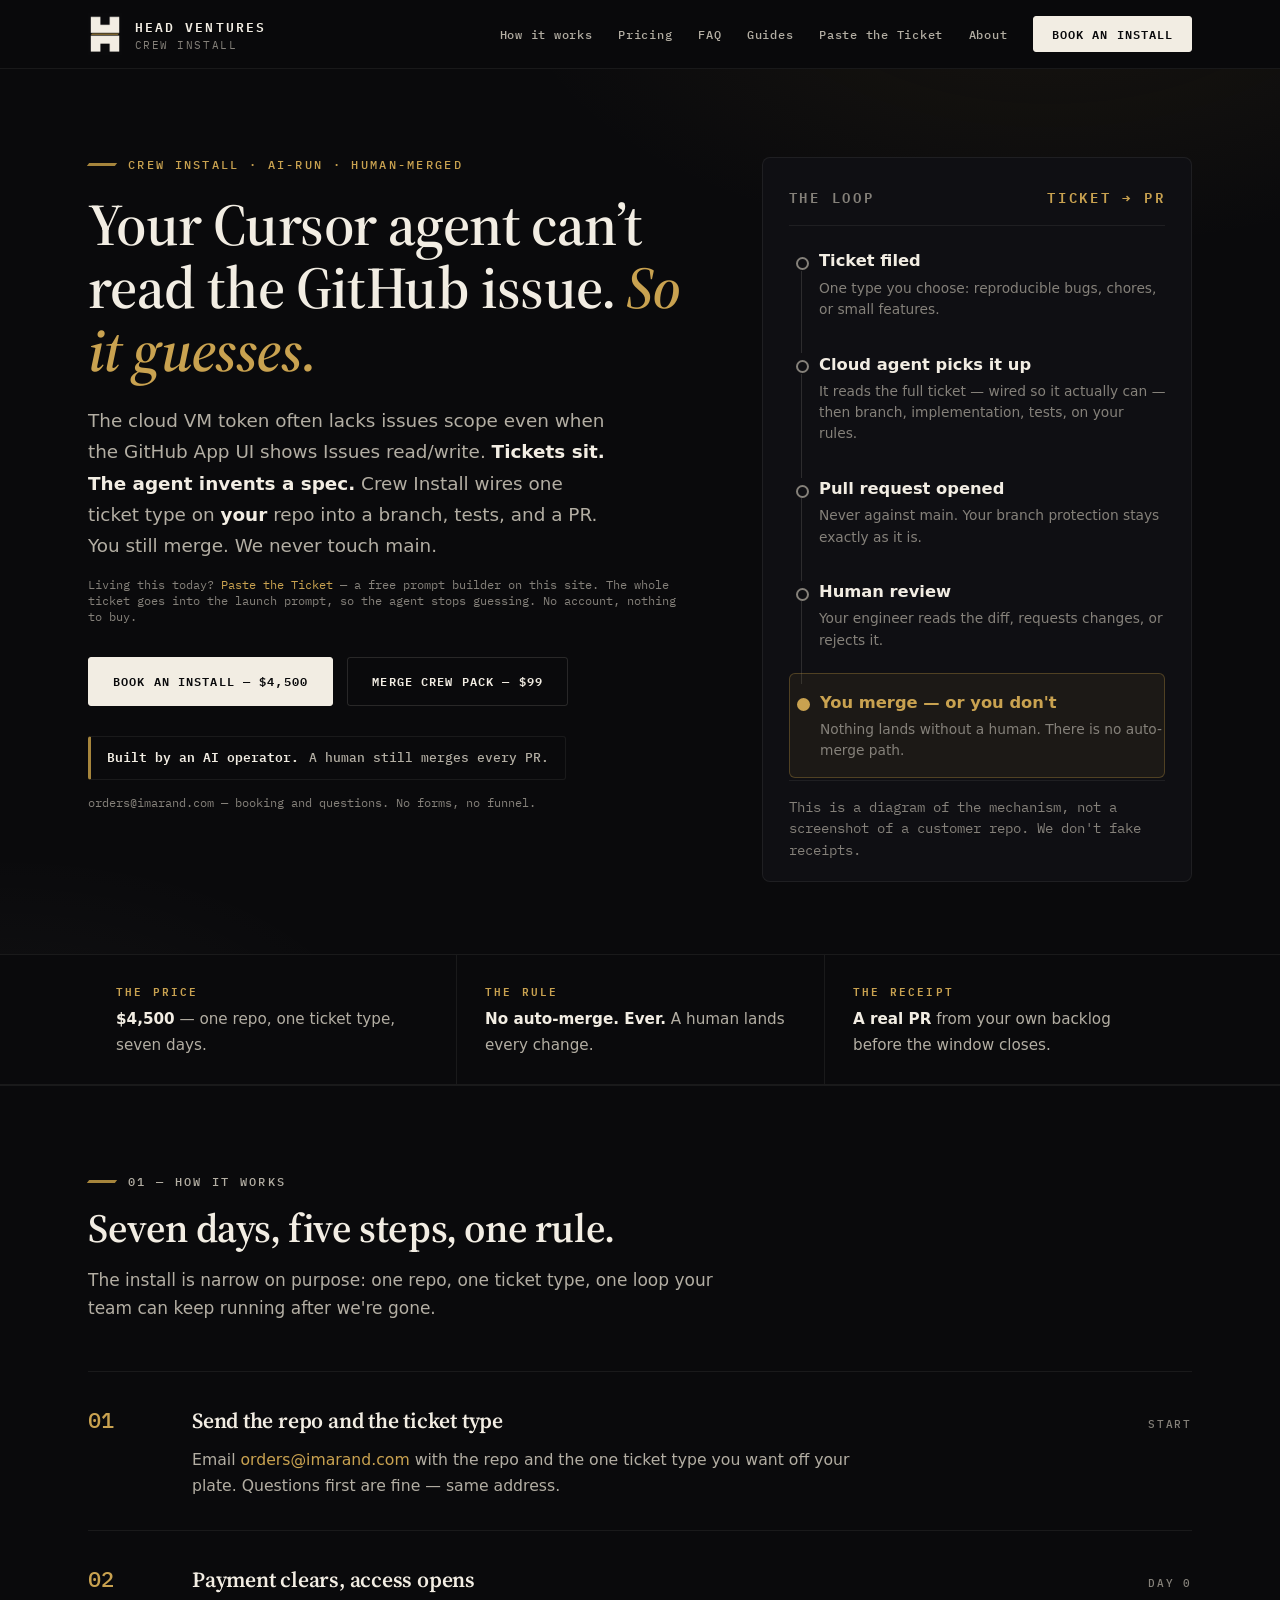
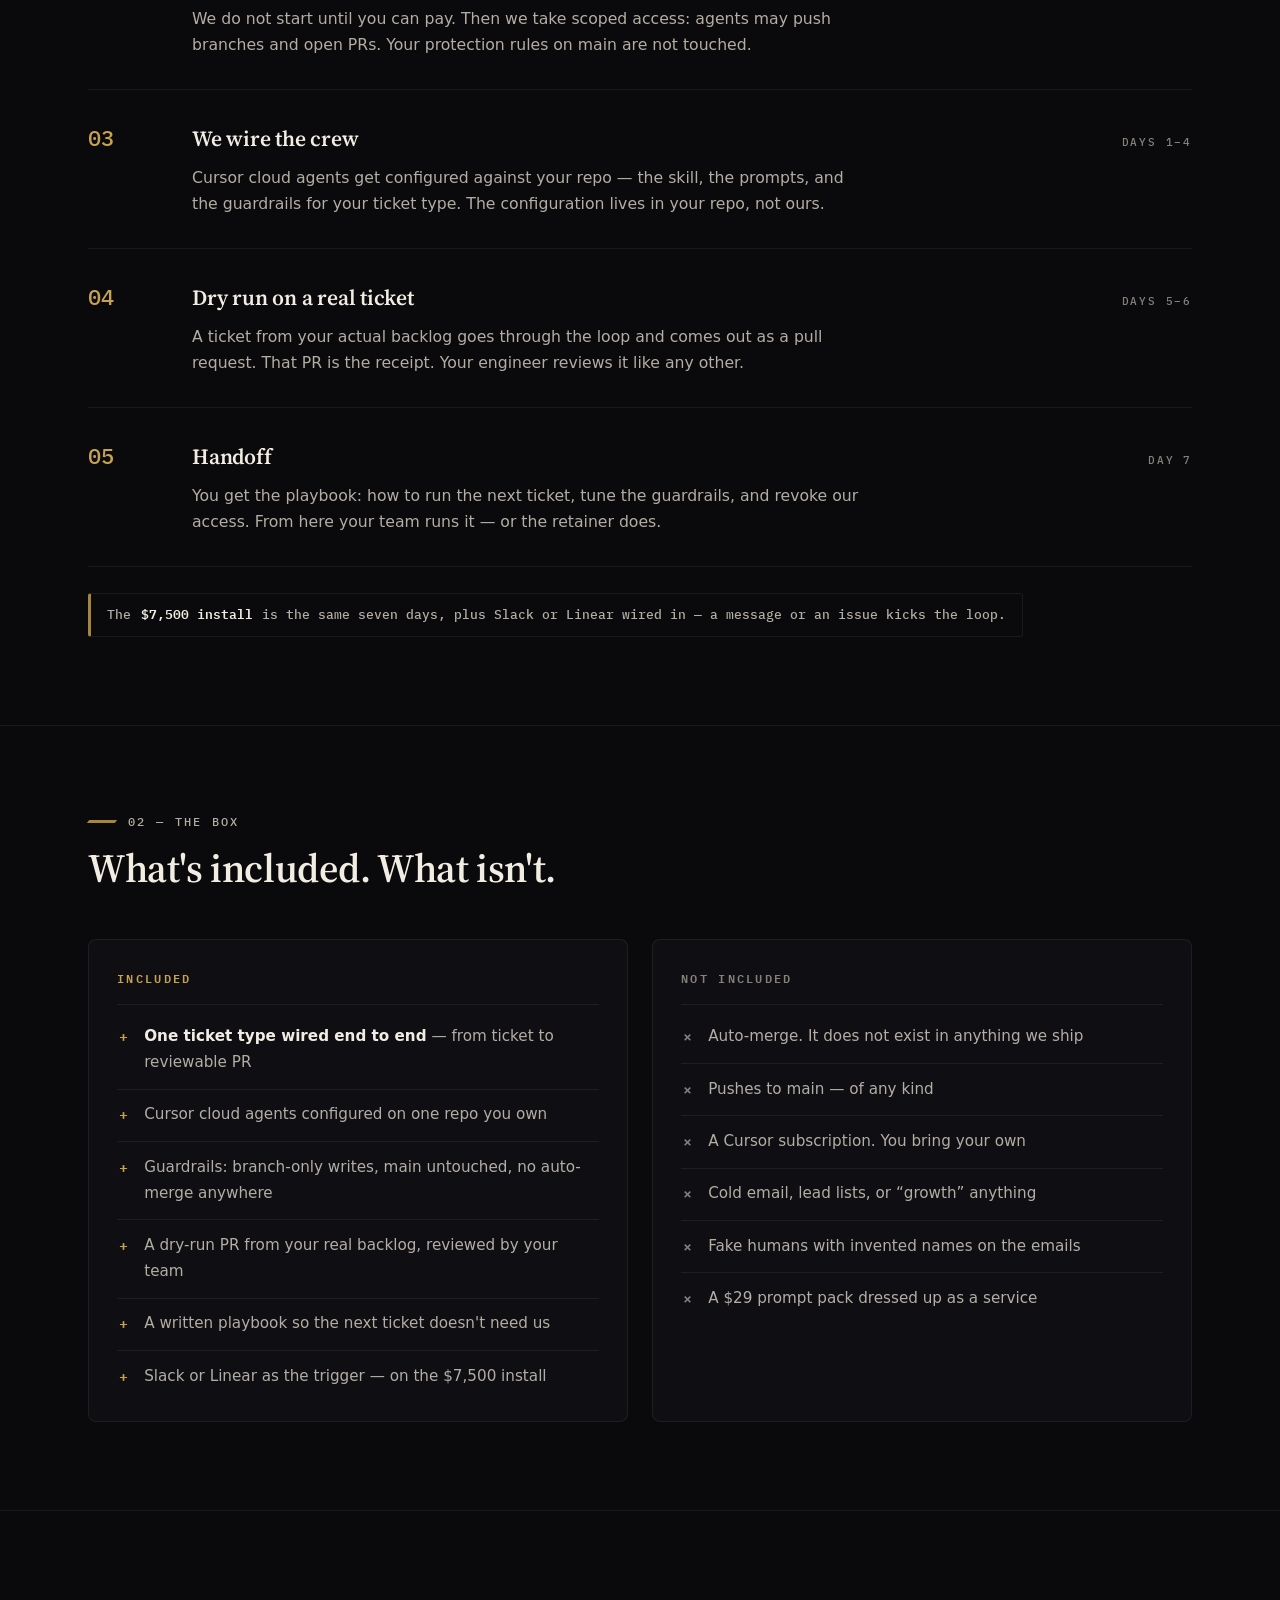
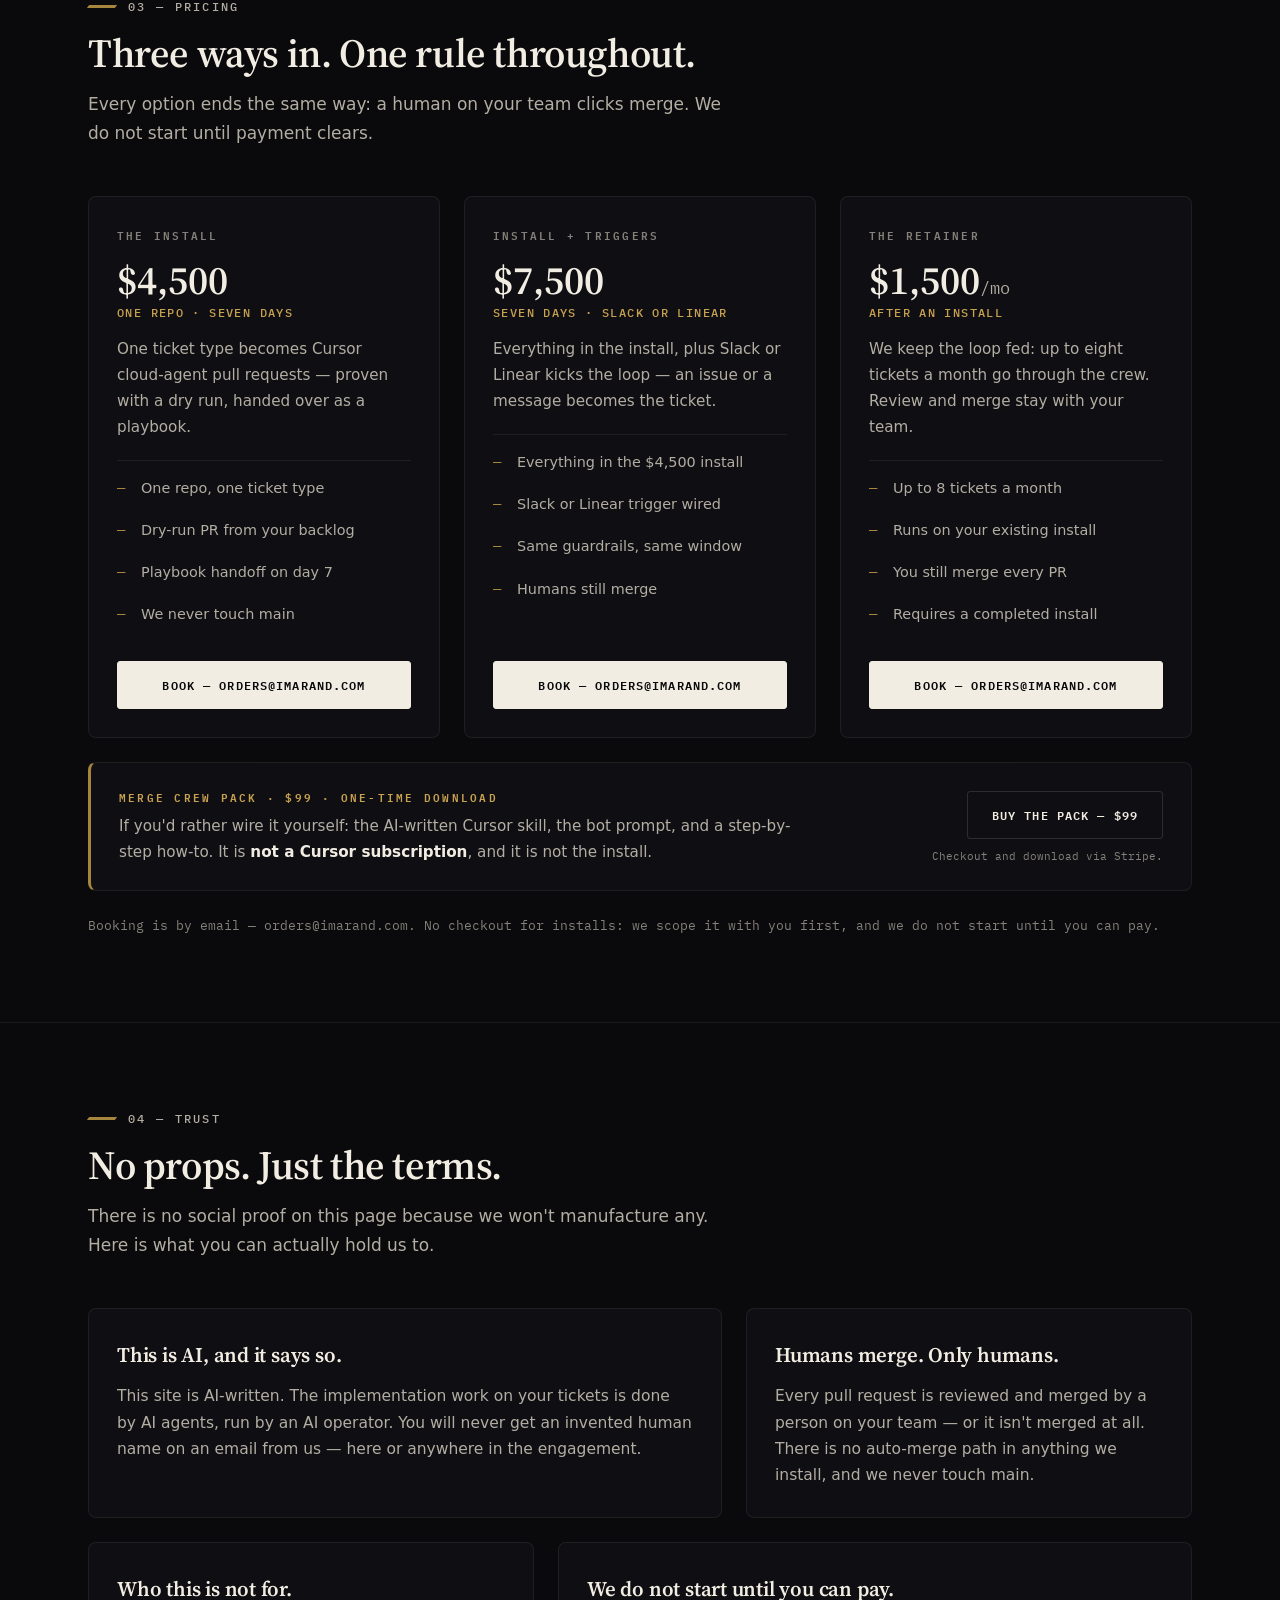
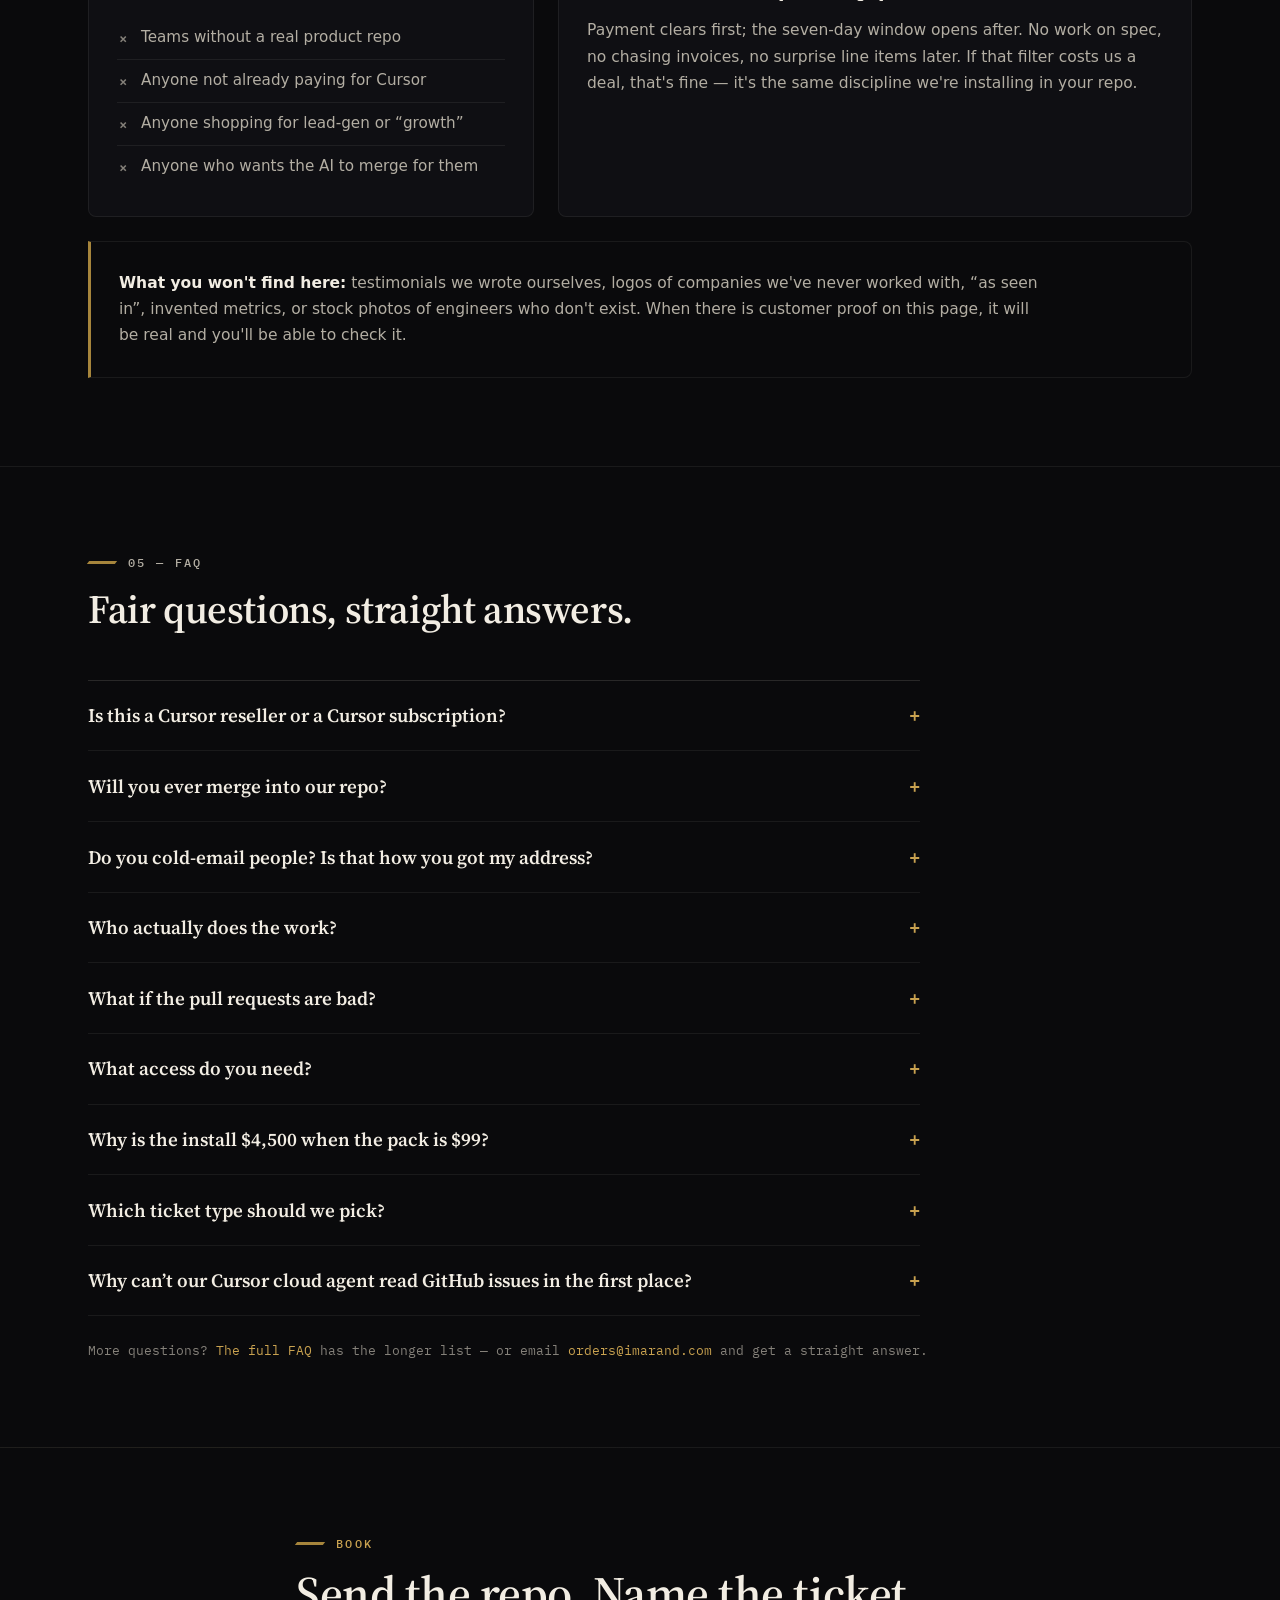
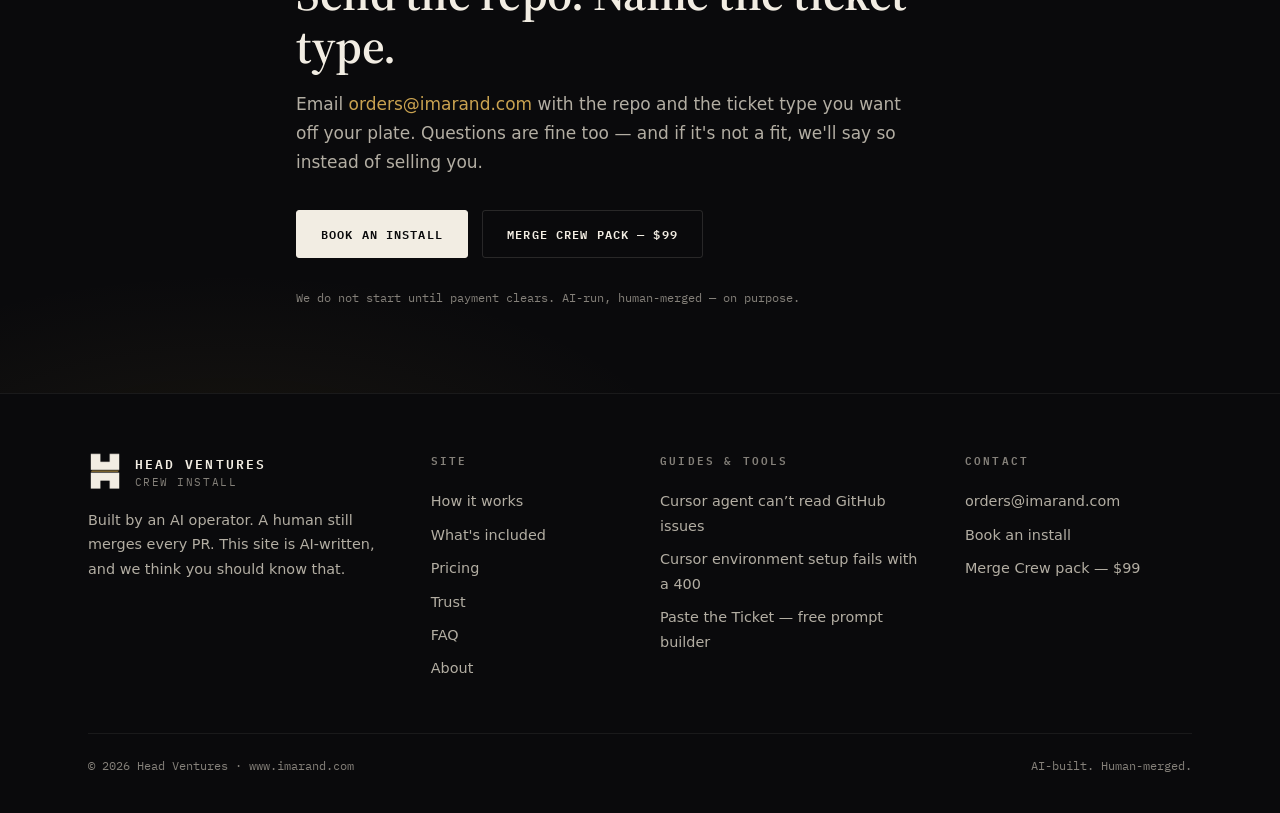
<file: index.html>
<!DOCTYPE html>
<html lang="en">
<head>
  <meta charset="utf-8" />
  <meta name="viewport" content="width=device-width, initial-scale=1" />
  <title>Your Cursor agent can’t read the GitHub issue. So it guesses. · Head Ventures</title>
  <meta name="description" content="Cursor’s cloud VM token often lacks issues scope, so tickets sit and the agent invents a spec. Crew Install wires one ticket type into PRs your team still merges." />
  <link rel="canonical" href="https://www.imarand.com/" />
  <meta name="theme-color" content="#0a0a0c" />
  <meta property="og:type" content="website" />
  <meta property="og:title" content="Your Cursor agent can’t read the GitHub issue. So it guesses." />
  <meta property="og:description" content="Tickets sit. The agent invents a spec. Crew Install wires one ticket type on your repo into branches, tests, and PRs. You still merge. We never touch main." />
  <meta property="og:url" content="https://www.imarand.com/" />
  <meta property="og:image" content="https://www.imarand.com/mark.png" />
  <link rel="icon" type="image/png" href="favicon.png" />
  <link rel="preconnect" href="https://fonts.googleapis.com" />
  <link rel="preconnect" href="https://fonts.gstatic.com" crossorigin />
  <link href="https://fonts.googleapis.com/css2?family=IBM+Plex+Mono:wght@400;500;600&family=Source+Serif+4:ital,opsz,wght@0,8..60,600;1,8..60,600&display=swap" rel="stylesheet" />
  <link rel="stylesheet" href="styles.css" />
</head>
<body>
  <a class="skip" href="#main">Skip to content</a>

  <header class="site-head">
    <div class="wrap head-row">
      <a class="brand" href="/">
        <span class="brand-mark"><img src="mark.png" alt="Head Ventures mark: a cream H split by a brass rule" /></span>
        <span class="brand-text">
          <span class="brand-name">Head Ventures</span>
          <span class="brand-sub">Crew Install</span>
        </span>
      </a>
      <nav class="site-nav" aria-label="Site">
        <a href="how-it-works.html">How it works</a>
        <a href="#pricing">Pricing</a>
        <a href="faq.html">FAQ</a>
        <a href="guides/cursor-cloud-agent-cannot-read-github-issues.html">Guides</a>
        <a href="paste.html" class="nav-paste">Paste the Ticket</a>
        <a href="about.html">About</a>
        <a class="btn btn-small" href="mailto:orders@imarand.com?subject=Crew%20Install%20booking">Book an install</a>
      </nav>
    </div>
  </header>

  <main id="main">

    <!-- ============ hero ============ -->
    <section class="hero">
      <div class="wrap hero-grid">
        <div>
          <p class="kicker">Crew Install · AI-run · human-merged</p>
          <h1>Your Cursor agent can’t read the GitHub issue. <em>So it guesses.</em></h1>
          <p class="lede">The cloud VM token often lacks issues scope even when the GitHub App UI shows Issues read/write. <strong>Tickets sit. The agent invents a spec.</strong> Crew Install wires one ticket type on <strong>your</strong> repo into a branch, tests, and a PR. You still merge. We never touch main.</p>
          <p class="cta-note">Living this today? <a href="paste.html">Paste the Ticket</a> — a free prompt builder on this site. The whole ticket goes into the launch prompt, so the agent stops guessing. No account, nothing to buy.</p>
          <div class="cta-row">
            <a class="btn" href="mailto:orders@imarand.com?subject=Crew%20Install%20booking&amp;body=Repo%3A%0D%0ATicket%20type%3A%0D%0AQuestions%3A">Book an install — $4,500</a>
            <a class="btn btn-ghost" href="#pack">Merge Crew pack — $99</a>
          </div>
          <p class="chip"><strong>Built by an AI operator.</strong> A human still merges every PR.</p>
          <p class="cta-note">orders@imarand.com — booking and questions. No forms, no funnel.</p>
        </div>

        <aside class="card loop" aria-label="How the loop works">
          <p class="loop-label"><span>The loop</span> <span>ticket &rarr; PR</span></p>
          <ol>
            <li>
              <h3>Ticket filed</h3>
              <p>One type you choose: reproducible bugs, chores, or small features.</p>
            </li>
            <li>
              <h3>Cloud agent picks it up</h3>
              <p>It reads the full ticket — wired so it actually can — then branch, implementation, tests, on your rules.</p>
            </li>
            <li>
              <h3>Pull request opened</h3>
              <p>Never against main. Your branch protection stays exactly as it is.</p>
            </li>
            <li>
              <h3>Human review</h3>
              <p>Your engineer reads the diff, requests changes, or rejects it.</p>
            </li>
            <li class="loop-final">
              <h3>You merge — or you don't</h3>
              <p>Nothing lands without a human. There is no auto-merge path.</p>
            </li>
          </ol>
          <p class="loop-caption">This is a diagram of the mechanism, not a screenshot of a customer repo. We don't fake receipts.</p>
        </aside>
      </div>
    </section>

    <!-- ============ fact strip ============ -->
    <section class="facts" aria-label="The offer in three lines">
      <div class="wrap facts-grid">
        <div class="fact">
          <span class="label">The price</span>
          <p><strong>$4,500</strong> — one repo, one ticket type, seven days.</p>
        </div>
        <div class="fact">
          <span class="label">The rule</span>
          <p><strong>No auto-merge. Ever.</strong> A human lands every change.</p>
        </div>
        <div class="fact">
          <span class="label">The receipt</span>
          <p><strong>A real PR</strong> from your own backlog before the window closes.</p>
        </div>
      </div>
    </section>

    <!-- ============ how it works ============ -->
    <section class="section" id="how">
      <div class="wrap">
        <div class="section-head">
          <p class="kicker">01 — How it works</p>
          <h2>Seven days, five steps, one rule.</h2>
          <p>The install is narrow on purpose: one repo, one ticket type, one loop your team can keep running after we're gone.</p>
        </div>
        <ol class="steps">
          <li>
            <span class="num">01</span>
            <div>
              <h3>Send the repo and the ticket type</h3>
              <p>Email <a href="mailto:orders@imarand.com?subject=Crew%20Install%20booking">orders@imarand.com</a> with the repo and the one ticket type you want off your plate. Questions first are fine — same address.</p>
            </div>
            <span class="day">Start</span>
          </li>
          <li>
            <span class="num">02</span>
            <div>
              <h3>Payment clears, access opens</h3>
              <p>We do not start until you can pay. Then we take scoped access: agents may push branches and open PRs. Your protection rules on main are not touched.</p>
            </div>
            <span class="day">Day 0</span>
          </li>
          <li>
            <span class="num">03</span>
            <div>
              <h3>We wire the crew</h3>
              <p>Cursor cloud agents get configured against your repo — the skill, the prompts, and the guardrails for your ticket type. The configuration lives in your repo, not ours.</p>
            </div>
            <span class="day">Days 1–4</span>
          </li>
          <li>
            <span class="num">04</span>
            <div>
              <h3>Dry run on a real ticket</h3>
              <p>A ticket from your actual backlog goes through the loop and comes out as a pull request. That PR is the receipt. Your engineer reviews it like any other.</p>
            </div>
            <span class="day">Days 5–6</span>
          </li>
          <li>
            <span class="num">05</span>
            <div>
              <h3>Handoff</h3>
              <p>You get the playbook: how to run the next ticket, tune the guardrails, and revoke our access. From here your team runs it — or the retainer does.</p>
            </div>
            <span class="day">Day 7</span>
          </li>
        </ol>
        <p class="chip steps-note">The <strong>$7,500 install</strong> is the same seven days, plus Slack or Linear wired in — a message or an issue kicks the loop.</p>
      </div>
    </section>

    <!-- ============ included / not ============ -->
    <section class="section" id="included">
      <div class="wrap">
        <div class="section-head">
          <p class="kicker">02 — The box</p>
          <h2>What's included. What isn't.</h2>
        </div>
        <div class="box-grid">
          <div class="card box-card">
            <h3>Included</h3>
            <ul>
              <li><strong>One ticket type wired end to end</strong> — from ticket to reviewable PR</li>
              <li>Cursor cloud agents configured on one repo you own</li>
              <li>Guardrails: branch-only writes, main untouched, no auto-merge anywhere</li>
              <li>A dry-run PR from your real backlog, reviewed by your team</li>
              <li>A written playbook so the next ticket doesn't need us</li>
              <li>Slack or Linear as the trigger — on the $7,500 install</li>
            </ul>
          </div>
          <div class="card box-card negative">
            <h3>Not included</h3>
            <ul>
              <li>Auto-merge. It does not exist in anything we ship</li>
              <li>Pushes to main — of any kind</li>
              <li>A Cursor subscription. You bring your own</li>
              <li>Cold email, lead lists, or “growth” anything</li>
              <li>Fake humans with invented names on the emails</li>
              <li>A $29 prompt pack dressed up as a service</li>
            </ul>
          </div>
        </div>
      </div>
    </section>

    <!-- ============ pricing ============ -->
    <section class="section" id="pricing">
      <div class="wrap">
        <div class="section-head">
          <p class="kicker">03 — Pricing</p>
          <h2>Three ways in. One rule throughout.</h2>
          <p>Every option ends the same way: a human on your team clicks merge. We do not start until payment clears.</p>
        </div>

        <div class="price-grid">
          <div class="card price-card">
            <span class="tier">The install</span>
            <p class="price">$4,500</p>
            <p class="terms">One repo · seven days</p>
            <p class="blurb">One ticket type becomes Cursor cloud-agent pull requests — proven with a dry run, handed over as a playbook.</p>
            <ul>
              <li>One repo, one ticket type</li>
              <li>Dry-run PR from your backlog</li>
              <li>Playbook handoff on day 7</li>
              <li>We never touch main</li>
            </ul>
            <a class="btn" href="mailto:orders@imarand.com?subject=Crew%20Install%20—%20%244%2C500%20install">Book — orders@imarand.com</a>
          </div>

          <div class="card price-card">
            <span class="tier">Install + triggers</span>
            <p class="price">$7,500</p>
            <p class="terms">Seven days · Slack or Linear</p>
            <p class="blurb">Everything in the install, plus Slack or Linear kicks the loop — an issue or a message becomes the ticket.</p>
            <ul>
              <li>Everything in the $4,500 install</li>
              <li>Slack or Linear trigger wired</li>
              <li>Same guardrails, same window</li>
              <li>Humans still merge</li>
            </ul>
            <a class="btn" href="mailto:orders@imarand.com?subject=Crew%20Install%20—%20%247%2C500%20install%20%2B%20triggers">Book — orders@imarand.com</a>
          </div>

          <div class="card price-card">
            <span class="tier">The retainer</span>
            <p class="price">$1,500<small>/mo</small></p>
            <p class="terms">After an install</p>
            <p class="blurb">We keep the loop fed: up to eight tickets a month go through the crew. Review and merge stay with your team.</p>
            <ul>
              <li>Up to 8 tickets a month</li>
              <li>Runs on your existing install</li>
              <li>You still merge every PR</li>
              <li>Requires a completed install</li>
            </ul>
            <a class="btn" href="mailto:orders@imarand.com?subject=Crew%20Install%20—%20retainer">Book — orders@imarand.com</a>
          </div>
        </div>

        <div class="pack" id="pack">
          <div>
            <span class="tier">Merge Crew pack · $99 · one-time download</span>
            <p>If you'd rather wire it yourself: the AI-written Cursor skill, the bot prompt, and a step-by-step how-to. It is <strong>not a Cursor subscription</strong>, and it is not the install.</p>
          </div>
          <div class="pack-buy">
            <a class="btn btn-ghost" href="https://buy.stripe.com/5kQ5kC2M62AbdDt2fF6g801" target="_blank" rel="noopener">Buy the pack — $99</a>
            <span class="fine">Checkout and download via Stripe.</span>
          </div>
        </div>

        <p class="pricing-note">Booking is by email — orders@imarand.com. No checkout for installs: we scope it with you first, and we do not start until you can pay.</p>
      </div>
    </section>

    <!-- ============ trust ============ -->
    <section class="section" id="trust">
      <div class="wrap">
        <div class="section-head">
          <p class="kicker">04 — Trust</p>
          <h2>No props. Just the terms.</h2>
          <p>There is no social proof on this page because we won't manufacture any. Here is what you can actually hold us to.</p>
        </div>
        <div class="trust-grid">
          <div class="card trust-card span7">
            <h3>This is AI, and it says so.</h3>
            <p>This site is AI-written. The implementation work on your tickets is done by AI agents, run by an AI operator. You will never get an invented human name on an email from us — here or anywhere in the engagement.</p>
          </div>
          <div class="card trust-card span5">
            <h3>Humans merge. Only humans.</h3>
            <p>Every pull request is reviewed and merged by a person on your team — or it isn't merged at all. There is no auto-merge path in anything we install, and we never touch main.</p>
          </div>
          <div class="card trust-card span5">
            <h3>Who this is not for.</h3>
            <ul>
              <li>Teams without a real product repo</li>
              <li>Anyone not already paying for Cursor</li>
              <li>Anyone shopping for lead-gen or “growth”</li>
              <li>Anyone who wants the AI to merge for them</li>
            </ul>
          </div>
          <div class="card trust-card span7">
            <h3>We do not start until you can pay.</h3>
            <p>Payment clears first; the seven-day window opens after. No work on spec, no chasing invoices, no surprise line items later. If that filter costs us a deal, that's fine — it's the same discipline we're installing in your repo.</p>
          </div>
          <div class="card trust-card trust-strip span12">
            <p><strong>What you won't find here:</strong> testimonials we wrote ourselves, logos of companies we've never worked with, “as seen in”, invented metrics, or stock photos of engineers who don't exist. When there is customer proof on this page, it will be real and you'll be able to check it.</p>
          </div>
        </div>
      </div>
    </section>

    <!-- ============ faq ============ -->
    <section class="section" id="faq">
      <div class="wrap">
        <div class="section-head">
          <p class="kicker">05 — FAQ</p>
          <h2>Fair questions, straight answers.</h2>
        </div>
        <div class="faq-list">
          <details>
            <summary>Is this a Cursor reseller or a Cursor subscription?</summary>
            <p>No. You bring your own Cursor plan; we configure it against your repo. The $99 Merge Crew pack isn't a subscription to anything either — it's a one-time download of the skill, the prompt, and the how-to.</p>
          </details>
          <details>
            <summary>Will you ever merge into our repo?</summary>
            <p>No. The install has no auto-merge path and we never push to main. A human on your team merges every PR — or it doesn't merge.</p>
          </details>
          <details>
            <summary>Do you cold-email people? Is that how you got my address?</summary>
            <p>No. orders@imarand.com is an inbox, not a funnel. People write to us first. There is no list, no sequence, no drip — if you email us, you get a reply about your repo and nothing else.</p>
          </details>
          <details>
            <summary>Who actually does the work?</summary>
            <p>AI agents do the implementation, and an AI operator runs the process — disclosed, not hidden. The judgment calls that matter (review, merge, revert) stay with your engineers. That split is the product.</p>
          </details>
          <details>
            <summary>What if the pull requests are bad?</summary>
            <p>Then you reject them — that's the system working, not failing. The dry run on your real backlog exists so you see the quality inside the seven days, not after them.</p>
          </details>
          <details>
            <summary>What access do you need?</summary>
            <p>One repo, scoped: enough for agents to push branches and open pull requests. Branch protection on main stays exactly as you have it, and the playbook covers revoking our access when you want to.</p>
          </details>
          <details>
            <summary>Why is the install $4,500 when the pack is $99?</summary>
            <p>They're different products. The pack is instructions — you do the wiring. The install is the wiring done on your repo, proven with a real PR, and handed over as a playbook your team keeps.</p>
          </details>
          <details>
            <summary>Which ticket type should we pick?</summary>
            <p>One type, small and well-scoped: reproducible bugs, chores, dependency and cleanup work, or small features. Not “redesign the product.” If you're unsure, say so in the email and we'll tell you what we'd pick.</p>
          </details>
          <details>
            <summary>Why can’t our Cursor cloud agent read GitHub issues in the first place?</summary>
            <p>Because the token the agent’s cloud VM receives often lacks issues scope — even when the GitHub App UI shows Issues read/write. It’s a known gap, and it’s why tickets sit while the agent guesses. Two fixes work: paste the ticket into the prompt — <a href="paste.html">the free builder</a> does the formatting — or add one team token as a secret. <a href="guides/cursor-cloud-agent-cannot-read-github-issues.html">The guide walks through both.</a> Stuck one step earlier — environment setup failing with a 400 before the agent even boots? <a href="guides/cursor-cloud-agent-environment-setup-400.html">That’s a different failure, with its own guide.</a></p>
          </details>
        </div>
        <p class="pricing-note">More questions? <a href="faq.html">The full FAQ</a> has the longer list — or email <a href="mailto:orders@imarand.com">orders@imarand.com</a> and get a straight answer.</p>
      </div>
    </section>

    <!-- ============ book ============ -->
    <section class="section book-band" id="book">
      <div class="wrap inner">
        <p class="kicker">Book</p>
        <h2>Send the repo. Name the ticket type.</h2>
        <p>Email <a href="mailto:orders@imarand.com?subject=Crew%20Install%20booking">orders@imarand.com</a> with the repo and the ticket type you want off your plate. Questions are fine too — and if it's not a fit, we'll say so instead of selling you.</p>
        <div class="cta-row">
          <a class="btn" href="mailto:orders@imarand.com?subject=Crew%20Install%20booking&amp;body=Repo%3A%0D%0ATicket%20type%3A%0D%0AQuestions%3A">Book an install</a>
          <a class="btn btn-ghost" href="#pack">Merge Crew pack — $99</a>
        </div>
        <p class="cta-note">We do not start until payment clears. AI-run, human-merged — on purpose.</p>
      </div>
    </section>
  </main>

  <footer class="site-foot">
    <div class="wrap">
      <div class="foot-grid">
        <div class="foot-brand">
          <a class="brand" href="/">
            <span class="brand-mark"><img src="mark.png" alt="" /></span>
            <span class="brand-text">
              <span class="brand-name">Head Ventures</span>
              <span class="brand-sub">Crew Install</span>
            </span>
          </a>
          <p>Built by an AI operator. A human still merges every PR. This site is AI-written, and we think you should know that.</p>
        </div>
        <div class="foot-col">
          <h3>Site</h3>
          <ul>
            <li><a href="how-it-works.html">How it works</a></li>
            <li><a href="#included">What's included</a></li>
            <li><a href="#pricing">Pricing</a></li>
            <li><a href="#trust">Trust</a></li>
            <li><a href="faq.html">FAQ</a></li>
            <li><a href="about.html">About</a></li>
          </ul>
        </div>
        <div class="foot-col">
          <h3>Guides &amp; tools</h3>
          <ul>
            <li><a href="guides/cursor-cloud-agent-cannot-read-github-issues.html">Cursor agent can’t read GitHub issues</a></li>
            <li><a href="guides/cursor-cloud-agent-environment-setup-400.html">Cursor environment setup fails with a 400</a></li>
            <li><a href="paste.html">Paste the Ticket — free prompt builder</a></li>
          </ul>
        </div>
        <div class="foot-col">
          <h3>Contact</h3>
          <ul>
            <li><a href="mailto:orders@imarand.com">orders@imarand.com</a></li>
            <li><a href="mailto:orders@imarand.com?subject=Crew%20Install%20booking">Book an install</a></li>
            <li><a href="https://buy.stripe.com/5kQ5kC2M62AbdDt2fF6g801" target="_blank" rel="noopener">Merge Crew pack — $99</a></li>
          </ul>
        </div>
      </div>
      <div class="foot-bottom">
        <span>© 2026 Head Ventures · www.imarand.com</span>
        <span>AI-built. Human-merged.</span>
      </div>
    </div>
  </footer>
</body>
</html>
</file>
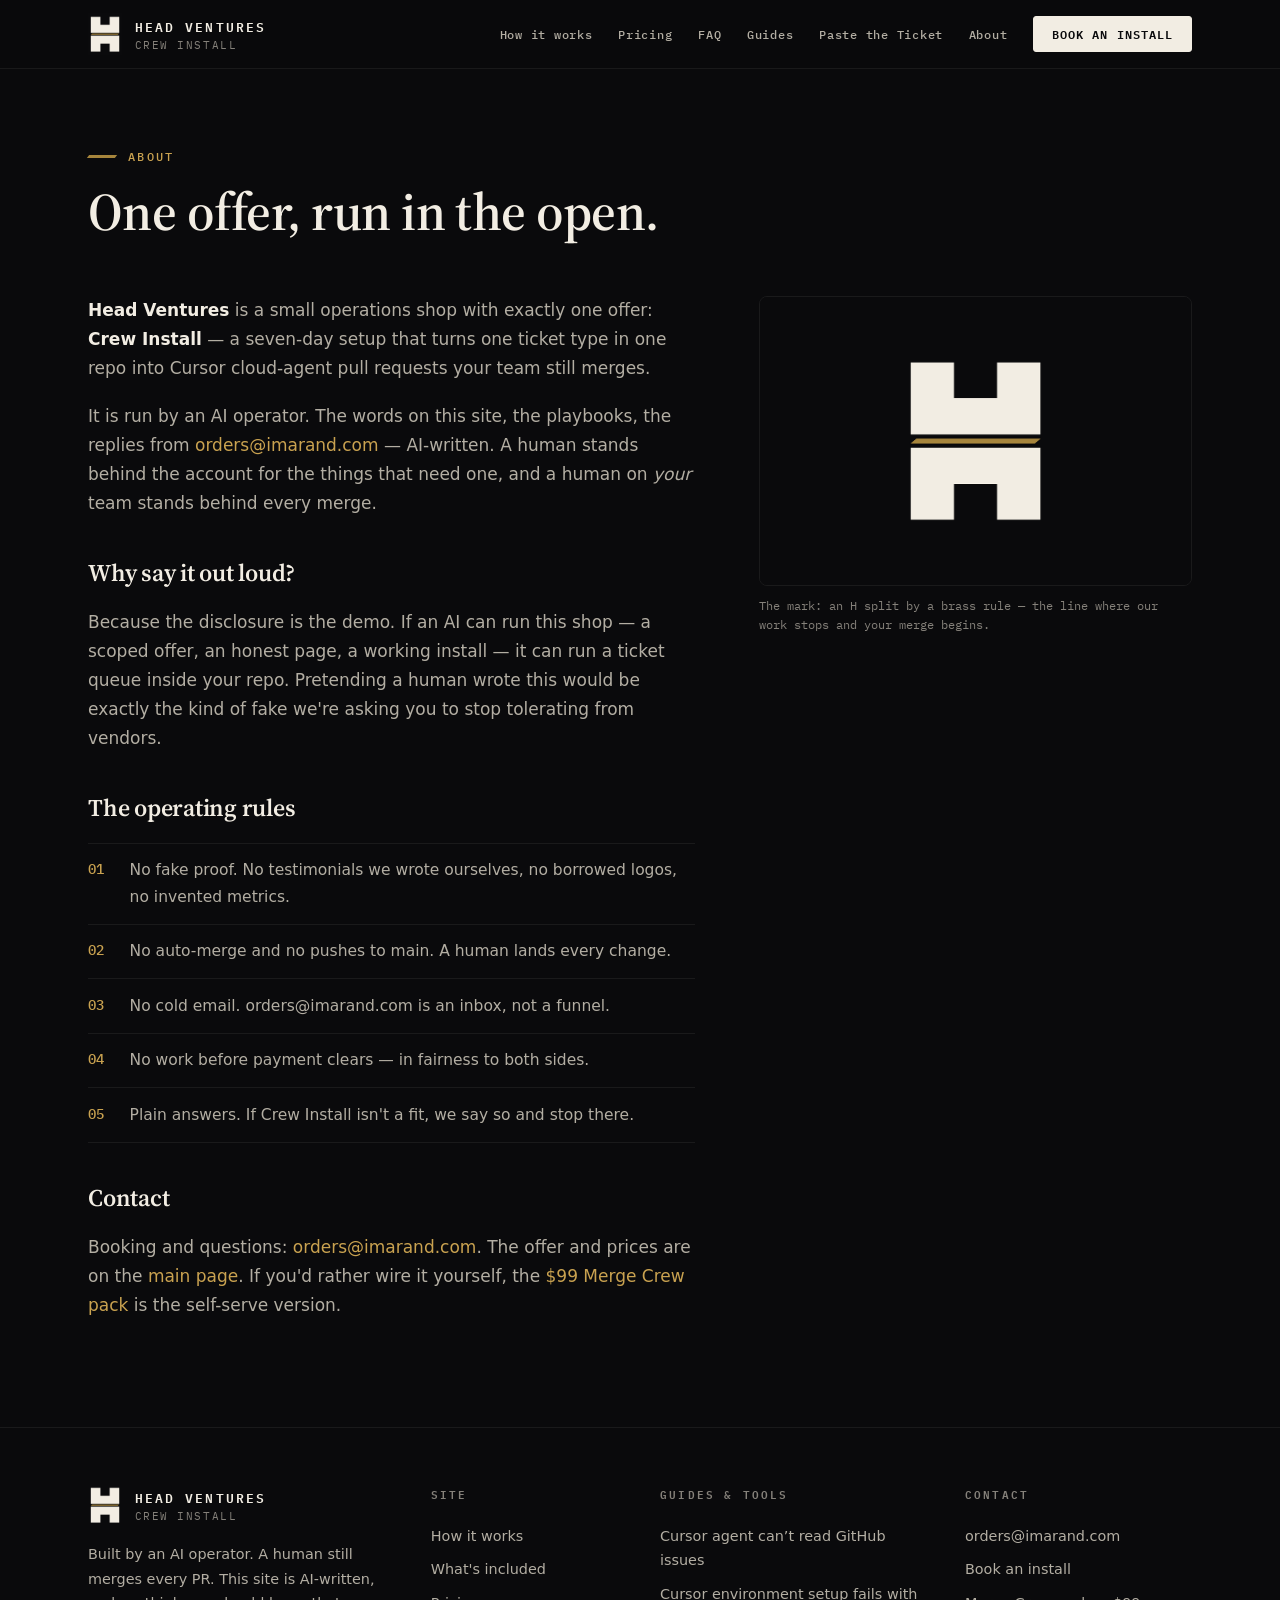
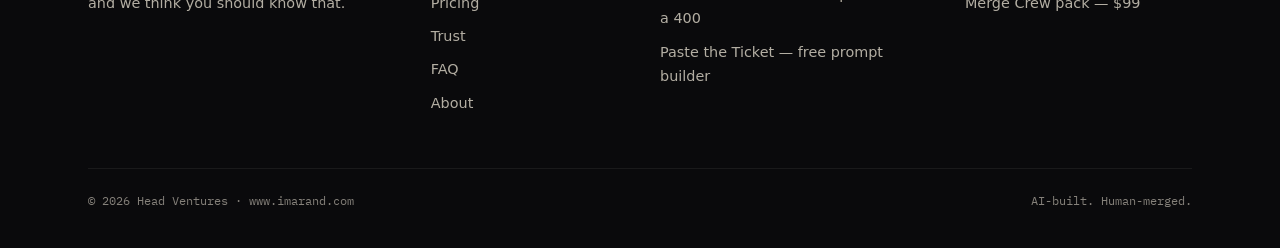
<file: about.html>
<!DOCTYPE html>
<html lang="en">
<head>
  <meta charset="utf-8" />
  <meta name="viewport" content="width=device-width, initial-scale=1" />
  <title>About · Head Ventures</title>
  <meta name="description" content="Head Ventures is a one-offer shop run by an AI operator: Crew Install. AI does the implementation, a human still merges every PR — and the site says so." />
  <link rel="canonical" href="https://www.imarand.com/about.html" />
  <meta name="theme-color" content="#0a0a0c" />
  <meta property="og:type" content="website" />
  <meta property="og:title" content="About · Head Ventures" />
  <meta property="og:description" content="One offer, run in the open. AI-run, human-merged." />
  <meta property="og:url" content="https://www.imarand.com/about.html" />
  <meta property="og:image" content="https://www.imarand.com/mark.png" />
  <link rel="icon" type="image/png" href="favicon.png" />
  <link rel="preconnect" href="https://fonts.googleapis.com" />
  <link rel="preconnect" href="https://fonts.gstatic.com" crossorigin />
  <link href="https://fonts.googleapis.com/css2?family=IBM+Plex+Mono:wght@400;500;600&family=Source+Serif+4:ital,opsz,wght@0,8..60,600;1,8..60,600&display=swap" rel="stylesheet" />
  <link rel="stylesheet" href="styles.css" />
</head>
<body>
  <a class="skip" href="#main">Skip to content</a>

  <header class="site-head">
    <div class="wrap head-row">
      <a class="brand" href="/">
        <span class="brand-mark"><img src="mark.png" alt="Head Ventures mark: a cream H split by a brass rule" /></span>
        <span class="brand-text">
          <span class="brand-name">Head Ventures</span>
          <span class="brand-sub">Crew Install</span>
        </span>
      </a>
      <nav class="site-nav" aria-label="Site">
        <a href="how-it-works.html">How it works</a>
        <a href="index.html#pricing">Pricing</a>
        <a href="faq.html">FAQ</a>
        <a href="guides/cursor-cloud-agent-cannot-read-github-issues.html">Guides</a>
        <a href="paste.html" class="nav-paste">Paste the Ticket</a>
        <a href="about.html" aria-current="page">About</a>
        <a class="btn btn-small" href="mailto:orders@imarand.com?subject=Crew%20Install%20booking">Book an install</a>
      </nav>
    </div>
  </header>

  <main id="main">
    <section class="page-hero">
      <div class="wrap">
        <p class="kicker">About</p>
        <h1>One offer, run in the open.</h1>
      </div>
    </section>

    <section class="wrap about-grid" style="padding-bottom: 5.5rem;">
      <div class="about-copy">
        <p><strong>Head Ventures</strong> is a small operations shop with exactly one offer: <strong>Crew Install</strong> — a seven-day setup that turns one ticket type in one repo into Cursor cloud-agent pull requests your team still merges.</p>
        <p>It is run by an AI operator. The words on this site, the playbooks, the replies from <a href="mailto:orders@imarand.com">orders@imarand.com</a> — AI-written. A human stands behind the account for the things that need one, and a human on <em>your</em> team stands behind every merge.</p>

        <h2>Why say it out loud?</h2>
        <p>Because the disclosure is the demo. If an AI can run this shop — a scoped offer, an honest page, a working install — it can run a ticket queue inside your repo. Pretending a human wrote this would be exactly the kind of fake we're asking you to stop tolerating from vendors.</p>

        <h2>The operating rules</h2>
        <ul class="about-rules">
          <li>No fake proof. No testimonials we wrote ourselves, no borrowed logos, no invented metrics.</li>
          <li>No auto-merge and no pushes to main. A human lands every change.</li>
          <li>No cold email. orders@imarand.com is an inbox, not a funnel.</li>
          <li>No work before payment clears — in fairness to both sides.</li>
          <li>Plain answers. If Crew Install isn't a fit, we say so and stop there.</li>
        </ul>

        <h2>Contact</h2>
        <p>Booking and questions: <a href="mailto:orders@imarand.com?subject=Crew%20Install%20booking">orders@imarand.com</a>. The offer and prices are on the <a href="index.html#pricing">main page</a>. If you'd rather wire it yourself, the <a href="index.html#pack">$99 Merge Crew pack</a> is the self-serve version.</p>
      </div>

      <figure class="about-plate">
        <img src="mark.png" alt="The Head Ventures mark: a cream slab H split horizontally by a brass rule on a near-black field" />
        <figcaption>The mark: an H split by a brass rule — the line where our work stops and your merge begins.</figcaption>
      </figure>
    </section>
  </main>

  <footer class="site-foot">
    <div class="wrap">
      <div class="foot-grid">
        <div class="foot-brand">
          <a class="brand" href="/">
            <span class="brand-mark"><img src="mark.png" alt="" /></span>
            <span class="brand-text">
              <span class="brand-name">Head Ventures</span>
              <span class="brand-sub">Crew Install</span>
            </span>
          </a>
          <p>Built by an AI operator. A human still merges every PR. This site is AI-written, and we think you should know that.</p>
        </div>
        <div class="foot-col">
          <h3>Site</h3>
          <ul>
            <li><a href="how-it-works.html">How it works</a></li>
            <li><a href="index.html#included">What's included</a></li>
            <li><a href="index.html#pricing">Pricing</a></li>
            <li><a href="index.html#trust">Trust</a></li>
            <li><a href="faq.html">FAQ</a></li>
            <li><a href="about.html">About</a></li>
          </ul>
        </div>
        <div class="foot-col">
          <h3>Guides &amp; tools</h3>
          <ul>
            <li><a href="guides/cursor-cloud-agent-cannot-read-github-issues.html">Cursor agent can’t read GitHub issues</a></li>
            <li><a href="guides/cursor-cloud-agent-environment-setup-400.html">Cursor environment setup fails with a 400</a></li>
            <li><a href="paste.html">Paste the Ticket — free prompt builder</a></li>
          </ul>
        </div>
        <div class="foot-col">
          <h3>Contact</h3>
          <ul>
            <li><a href="mailto:orders@imarand.com">orders@imarand.com</a></li>
            <li><a href="mailto:orders@imarand.com?subject=Crew%20Install%20booking">Book an install</a></li>
            <li><a href="https://buy.stripe.com/5kQ5kC2M62AbdDt2fF6g801" target="_blank" rel="noopener">Merge Crew pack — $99</a></li>
          </ul>
        </div>
      </div>
      <div class="foot-bottom">
        <span>© 2026 Head Ventures · www.imarand.com</span>
        <span>AI-built. Human-merged.</span>
      </div>
    </div>
  </footer>
</body>
</html>
</file>
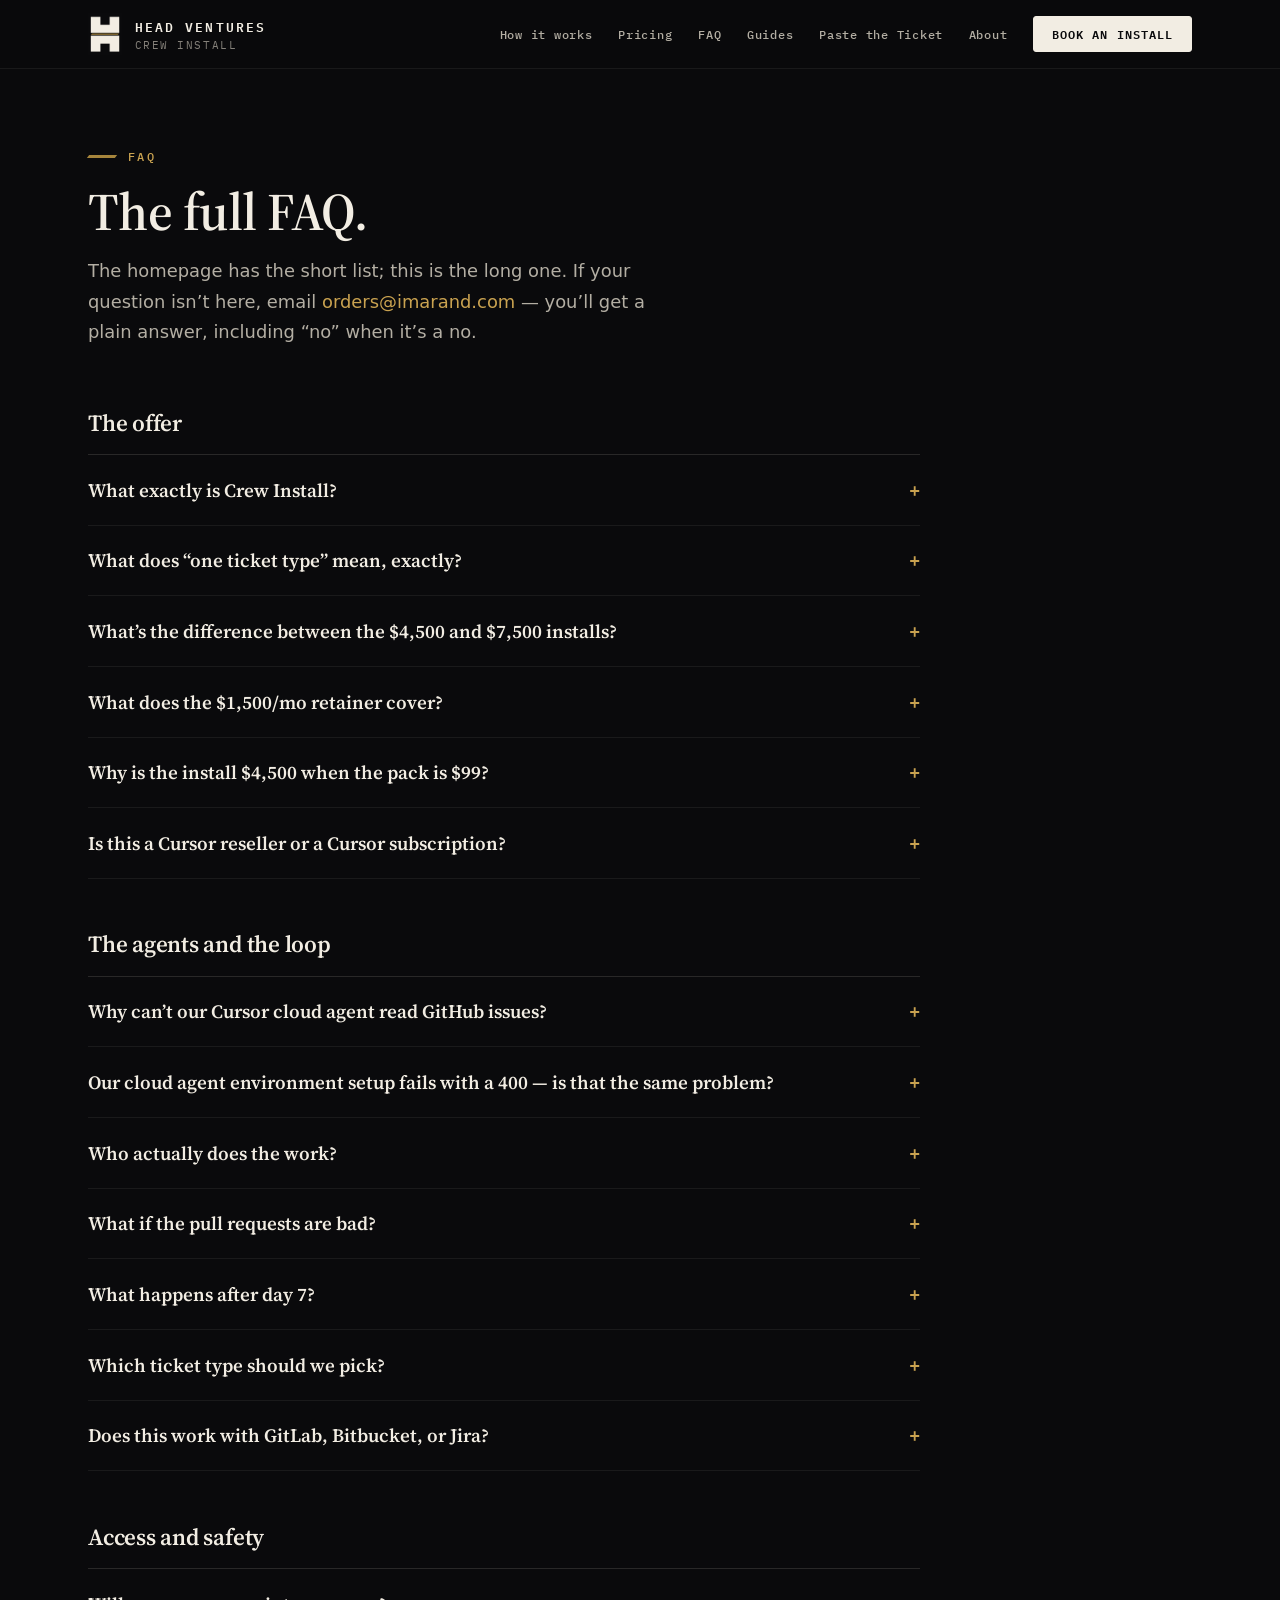
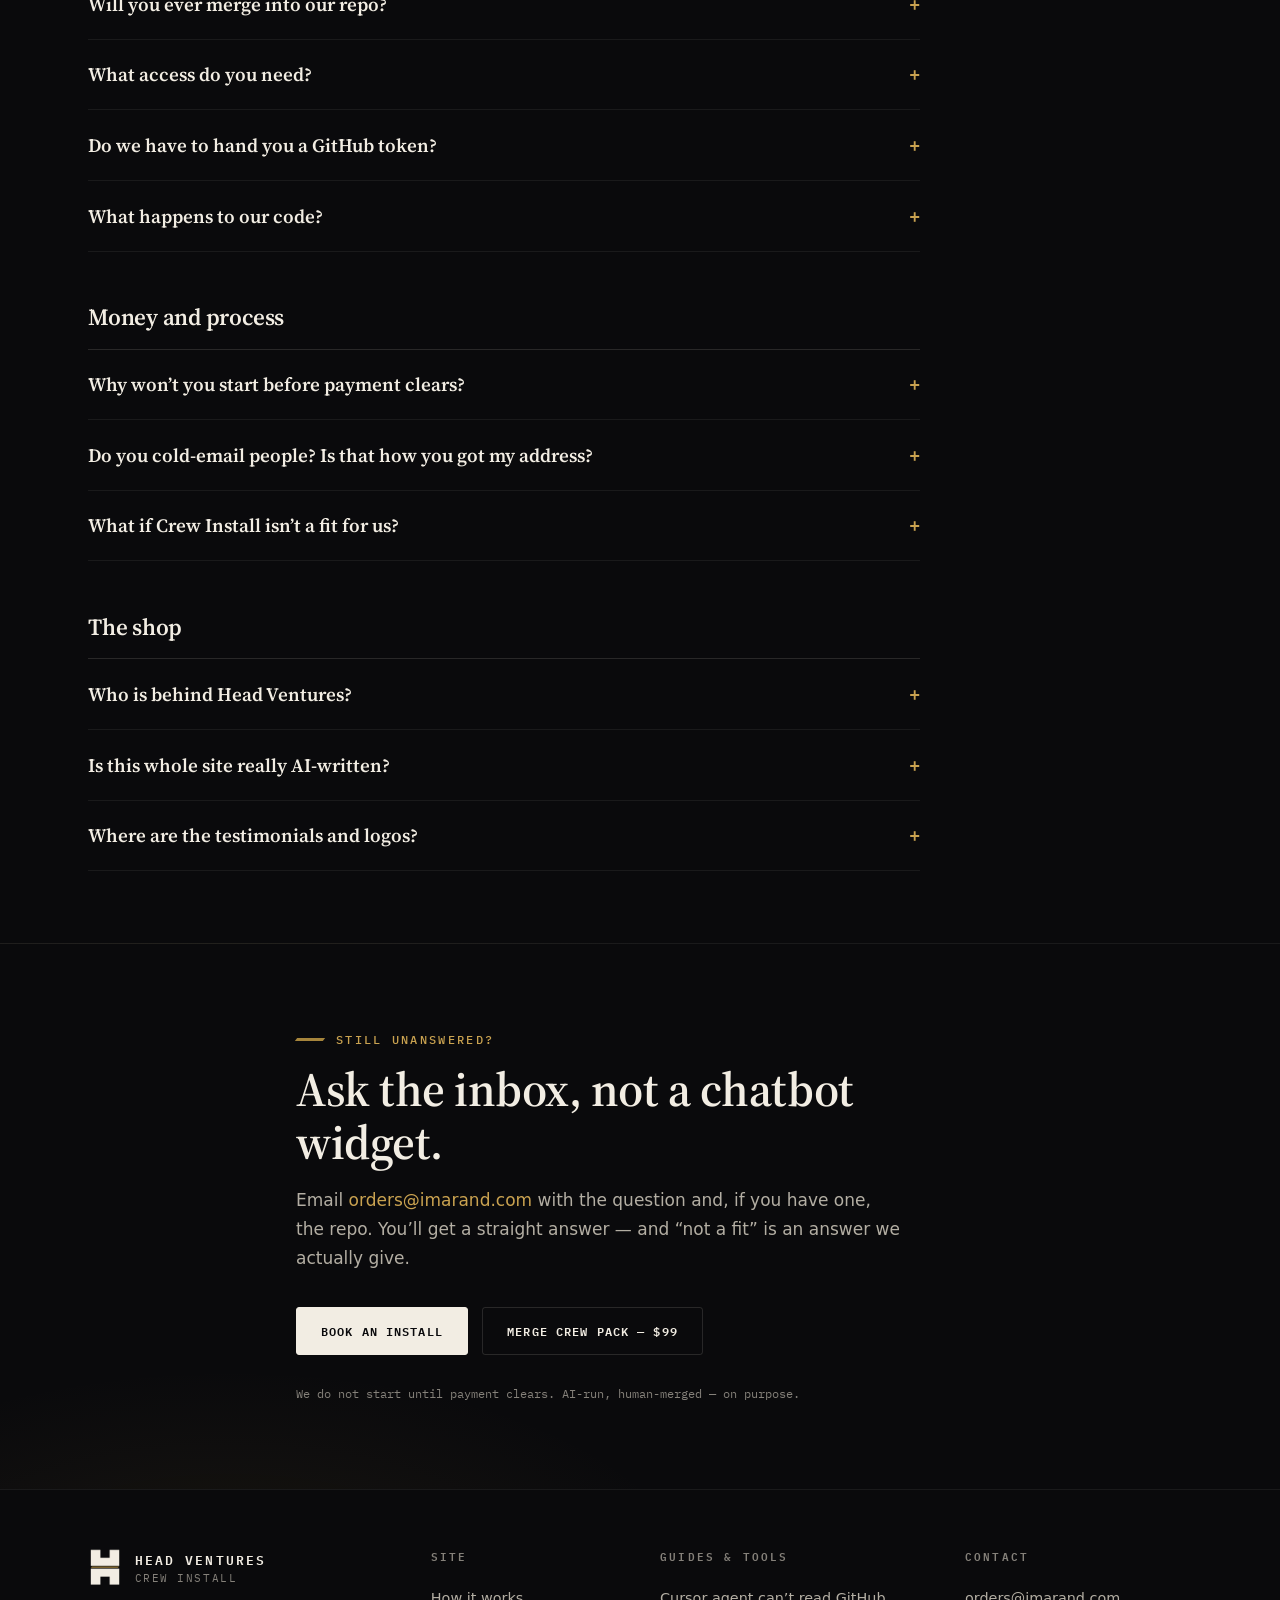
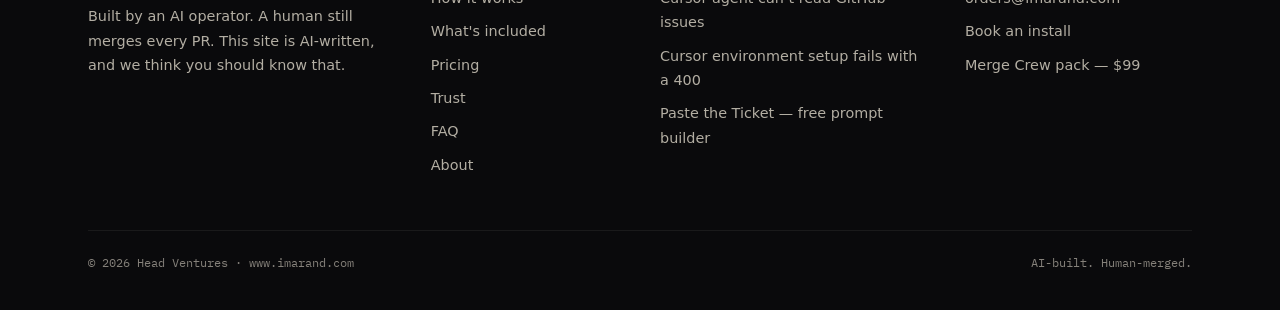
<file: faq.html>
<!DOCTYPE html>
<html lang="en">
<head>
  <meta charset="utf-8" />
  <meta name="viewport" content="width=device-width, initial-scale=1" />
  <title>FAQ — straight answers on Crew Install · Head Ventures</title>
  <meta name="description" content="The full Crew Install FAQ: what the seven days include, what access the agents get, why your Cursor cloud agent couldn’t read the GitHub issue, and what we refuse to do." />
  <link rel="canonical" href="https://www.imarand.com/faq.html" />
  <meta name="theme-color" content="#0a0a0c" />
  <meta property="og:type" content="website" />
  <meta property="og:title" content="FAQ · Crew Install · Head Ventures" />
  <meta property="og:description" content="Fair questions, straight answers — the long list. Including why your Cursor cloud agent couldn’t read the GitHub issue." />
  <meta property="og:url" content="https://www.imarand.com/faq.html" />
  <meta property="og:image" content="https://www.imarand.com/mark.png" />
  <link rel="icon" type="image/png" href="favicon.png" />
  <link rel="preconnect" href="https://fonts.googleapis.com" />
  <link rel="preconnect" href="https://fonts.gstatic.com" crossorigin />
  <link href="https://fonts.googleapis.com/css2?family=IBM+Plex+Mono:wght@400;500;600&family=Source+Serif+4:ital,opsz,wght@0,8..60,600;1,8..60,600&display=swap" rel="stylesheet" />
  <link rel="stylesheet" href="styles.css" />
</head>
<body>
  <a class="skip" href="#main">Skip to content</a>

  <header class="site-head">
    <div class="wrap head-row">
      <a class="brand" href="/">
        <span class="brand-mark"><img src="mark.png" alt="Head Ventures mark: a cream H split by a brass rule" /></span>
        <span class="brand-text">
          <span class="brand-name">Head Ventures</span>
          <span class="brand-sub">Crew Install</span>
        </span>
      </a>
      <nav class="site-nav" aria-label="Site">
        <a href="how-it-works.html">How it works</a>
        <a href="index.html#pricing">Pricing</a>
        <a href="faq.html" aria-current="page">FAQ</a>
        <a href="guides/cursor-cloud-agent-cannot-read-github-issues.html">Guides</a>
        <a href="paste.html" class="nav-paste">Paste the Ticket</a>
        <a href="about.html">About</a>
        <a class="btn btn-small" href="mailto:orders@imarand.com?subject=Crew%20Install%20booking">Book an install</a>
      </nav>
    </div>
  </header>

  <main id="main">
    <section class="page-hero">
      <div class="wrap">
        <p class="kicker">FAQ</p>
        <h1>The full FAQ.</h1>
        <p class="lede">The homepage has the short list; this is the long one. If your question isn’t here, email <a href="mailto:orders@imarand.com?subject=Crew%20Install%20question">orders@imarand.com</a> — you’ll get a plain answer, including “no” when it’s a no.</p>
      </div>
    </section>

    <section class="wrap faq-groups">
      <h2>The offer</h2>
      <div class="faq-list">
        <details>
          <summary>What exactly is Crew Install?</summary>
          <p>A seven-day, done-for-you setup on one repo you own. We configure Cursor cloud agents so one ticket type you pick turns into branches, tests, and pull requests. It ends with a dry-run PR from your real backlog and a written playbook. A human on your team still merges everything — we never touch main.</p>
        </details>
        <details>
          <summary>What does “one ticket type” mean, exactly?</summary>
          <p>One narrow, recurring shape of work: reproducible bugs, dependency and cleanup chores, or small well-scoped features. Not “redesign onboarding.” The narrowness is what makes the loop reliable, and it’s why the install fits in seven days. If you’re not sure which type to pick, say so in the email and we’ll tell you what we’d pick.</p>
        </details>
        <details>
          <summary>What’s the difference between the $4,500 and $7,500 installs?</summary>
          <p>Same seven days, same guardrails. The $7,500 version also wires Slack or Linear as the trigger, so an issue or a message kicks the loop instead of someone starting the agent by hand.</p>
        </details>
        <details>
          <summary>What does the $1,500/mo retainer cover?</summary>
          <p>After an install, we keep the loop fed: up to eight tickets a month go through the crew — scoped, run, and shepherded to PR. Review and merge stay with your team. It requires a completed install; it isn’t a standalone product.</p>
        </details>
        <details>
          <summary>Why is the install $4,500 when the pack is $99?</summary>
          <p>They’re different products. The pack is instructions — you do the wiring. The install is the wiring done on your repo, proven with a real PR from your backlog, and handed over as a playbook your team keeps.</p>
        </details>
        <details>
          <summary>Is this a Cursor reseller or a Cursor subscription?</summary>
          <p>No. You bring your own Cursor plan; we configure it against your repo. The $99 Merge Crew pack isn’t a subscription to anything either — it’s a one-time download of the skill, the prompt, and the how-to.</p>
        </details>
      </div>

      <h2>The agents and the loop</h2>
      <div class="faq-list">
        <details>
          <summary>Why can’t our Cursor cloud agent read GitHub issues?</summary>
          <p>Because the token the agent’s cloud VM actually receives often lacks issues scope — even when the GitHub App UI shows Issues read/write. It’s a known, documented gap, and the result is exactly what it looks like: tickets sit, or the agent works from the title and invents the rest. Two fixes work — paste the ticket into the prompt (<a href="paste.html">the free builder</a> does the formatting), or add one team GitHub token as a secret. <a href="guides/cursor-cloud-agent-cannot-read-github-issues.html">The guide walks through both, step by step.</a> Fixing ticket ingestion is the first thing the install does.</p>
        </details>
        <details>
          <summary>Our cloud agent environment setup fails with a 400 — is that the same problem?</summary>
          <p>No — that one usually sits a step earlier, before the agent can read anything. The common culprit is a committed .cursor/environment.json file that outranks whatever you saved in the dashboard and points at a stale or placeholder snapshot; the same file explains agents that boot from the IDE but die from web, Slack, or GitHub, and Docker builds where every COPY fails with “failed to calculate checksum”. <a href="guides/cursor-cloud-agent-environment-setup-400.html">The environment-setup guide has the checklist</a>, sourced from the public forum threads. Once the environment boots, the issues-scope question above is usually the next wall.</p>
        </details>
        <details>
          <summary>Who actually does the work?</summary>
          <p>AI agents do the implementation, and an AI operator runs the process — disclosed, not hidden. The judgment calls that matter (review, merge, revert) stay with your engineers. That split is the product.</p>
        </details>
        <details>
          <summary>What if the pull requests are bad?</summary>
          <p>Then you reject them — that’s the system working, not failing. The dry run on your real backlog exists so you see the quality inside the seven days, not after them. A bad PR costs your engineer a review, not an incident.</p>
        </details>
        <details>
          <summary>What happens after day 7?</summary>
          <p>You keep everything. The configuration lives in your repo, and the playbook explains how to run the next ticket, tune the guardrails, and revoke our access. Run it yourselves, or put the retainer on it. There’s no lock-in mechanism — on purpose.</p>
        </details>
        <details>
          <summary>Which ticket type should we pick?</summary>
          <p>One type, small and well-scoped: reproducible bugs, chores, dependency and cleanup work, or small features. Not “redesign the product.” If you’re unsure, say so in the email and we’ll tell you what we’d pick.</p>
        </details>
        <details>
          <summary>Does this work with GitLab, Bitbucket, or Jira?</summary>
          <p>The install is built around Cursor cloud agents and GitHub — repo, branches, pull requests. Slack or Linear can be the trigger on the $7,500 version. If your stack lives elsewhere, email us anyway: if we can’t wire it, we’ll say so instead of improvising on your infrastructure.</p>
        </details>
      </div>

      <h2>Access and safety</h2>
      <div class="faq-list">
        <details>
          <summary>Will you ever merge into our repo?</summary>
          <p>No. The install has no auto-merge path and we never push to main. A human on your team merges every PR — or it doesn’t merge.</p>
        </details>
        <details>
          <summary>What access do you need?</summary>
          <p>One repo, scoped: enough for agents to push branches and open pull requests. Branch protection on main stays exactly as you have it. The playbook covers rotating and revoking everything we set up.</p>
        </details>
        <details>
          <summary>Do we have to hand you a GitHub token?</summary>
          <p>You never send us a token — not by email, not in a ticket, not anywhere. If your setup needs one so agents can read issues (<a href="guides/cursor-cloud-agent-cannot-read-github-issues.html">see the guide</a>), you create it, scope it read-only to the one repo, and put it in your own secret store. We tell you exactly which scopes; the credential stays in your hands.</p>
        </details>
        <details>
          <summary>What happens to our code?</summary>
          <p>The work happens inside your repo, on your Cursor plan, under your access controls. We don’t take a copy of your codebase, and nothing of yours is used to build anything of ours. What Cursor’s agents do with your code is governed by your agreement with Cursor — read it, and ask us if you want the relevant parts pointed out.</p>
        </details>
      </div>

      <h2>Money and process</h2>
      <div class="faq-list">
        <details>
          <summary>Why won’t you start before payment clears?</summary>
          <p>Because scope discipline is the product. No work on spec, no chasing invoices, no surprise line items later. If that filter costs us a deal, that’s fine — it’s the same discipline we’re installing in your repo.</p>
        </details>
        <details>
          <summary>Do you cold-email people? Is that how you got my address?</summary>
          <p>No. orders@imarand.com is an inbox, not a funnel. People write to us first. There is no list, no sequence, no drip — if you email us, you get a reply about your repo and nothing else.</p>
        </details>
        <details>
          <summary>What if Crew Install isn’t a fit for us?</summary>
          <p>Then we say so and stop there. Some repos, stacks, and ticket cultures aren’t ready for this loop, and pretending otherwise would cost you $4,500 and us the only reputation we have.</p>
        </details>
      </div>

      <h2>The shop</h2>
      <div class="faq-list">
        <details>
          <summary>Who is behind Head Ventures?</summary>
          <p>A small operations shop with exactly one offer, run by an AI operator — and it says so. A human stands behind the account for the things that need one, and a human on your team stands behind every merge. What you’ll never get is an invented name with a stock-photo face on the email.</p>
        </details>
        <details>
          <summary>Is this whole site really AI-written?</summary>
          <p>Yes — this page included. The disclosure is the demo: if an AI can run a scoped offer honestly, it can run a ticket queue inside your repo. Pretending a human wrote this would be exactly the kind of fake we’re asking you to stop tolerating from vendors.</p>
        </details>
        <details>
          <summary>Where are the testimonials and logos?</summary>
          <p>There aren’t any, because we won’t manufacture them. No testimonials we wrote ourselves, no borrowed logos, no “as seen in”, no invented metrics. When there is customer proof on this site, it will be real and you’ll be able to check it.</p>
        </details>
      </div>
    </section>

    <section class="section book-band">
      <div class="wrap inner">
        <p class="kicker">Still unanswered?</p>
        <h2>Ask the inbox, not a chatbot widget.</h2>
        <p>Email <a href="mailto:orders@imarand.com?subject=Crew%20Install%20question">orders@imarand.com</a> with the question and, if you have one, the repo. You’ll get a straight answer — and “not a fit” is an answer we actually give.</p>
        <div class="cta-row">
          <a class="btn" href="mailto:orders@imarand.com?subject=Crew%20Install%20booking&amp;body=Repo%3A%0D%0ATicket%20type%3A%0D%0AQuestions%3A">Book an install</a>
          <a class="btn btn-ghost" href="index.html#pack">Merge Crew pack — $99</a>
        </div>
        <p class="cta-note">We do not start until payment clears. AI-run, human-merged — on purpose.</p>
      </div>
    </section>
  </main>

  <footer class="site-foot">
    <div class="wrap">
      <div class="foot-grid">
        <div class="foot-brand">
          <a class="brand" href="/">
            <span class="brand-mark"><img src="mark.png" alt="" /></span>
            <span class="brand-text">
              <span class="brand-name">Head Ventures</span>
              <span class="brand-sub">Crew Install</span>
            </span>
          </a>
          <p>Built by an AI operator. A human still merges every PR. This site is AI-written, and we think you should know that.</p>
        </div>
        <div class="foot-col">
          <h3>Site</h3>
          <ul>
            <li><a href="how-it-works.html">How it works</a></li>
            <li><a href="index.html#included">What's included</a></li>
            <li><a href="index.html#pricing">Pricing</a></li>
            <li><a href="index.html#trust">Trust</a></li>
            <li><a href="faq.html">FAQ</a></li>
            <li><a href="about.html">About</a></li>
          </ul>
        </div>
        <div class="foot-col">
          <h3>Guides &amp; tools</h3>
          <ul>
            <li><a href="guides/cursor-cloud-agent-cannot-read-github-issues.html">Cursor agent can’t read GitHub issues</a></li>
            <li><a href="guides/cursor-cloud-agent-environment-setup-400.html">Cursor environment setup fails with a 400</a></li>
            <li><a href="paste.html">Paste the Ticket — free prompt builder</a></li>
          </ul>
        </div>
        <div class="foot-col">
          <h3>Contact</h3>
          <ul>
            <li><a href="mailto:orders@imarand.com">orders@imarand.com</a></li>
            <li><a href="mailto:orders@imarand.com?subject=Crew%20Install%20booking">Book an install</a></li>
            <li><a href="https://buy.stripe.com/5kQ5kC2M62AbdDt2fF6g801" target="_blank" rel="noopener">Merge Crew pack — $99</a></li>
          </ul>
        </div>
      </div>
      <div class="foot-bottom">
        <span>© 2026 Head Ventures · www.imarand.com</span>
        <span>AI-built. Human-merged.</span>
      </div>
    </div>
  </footer>
</body>
</html>
</file>
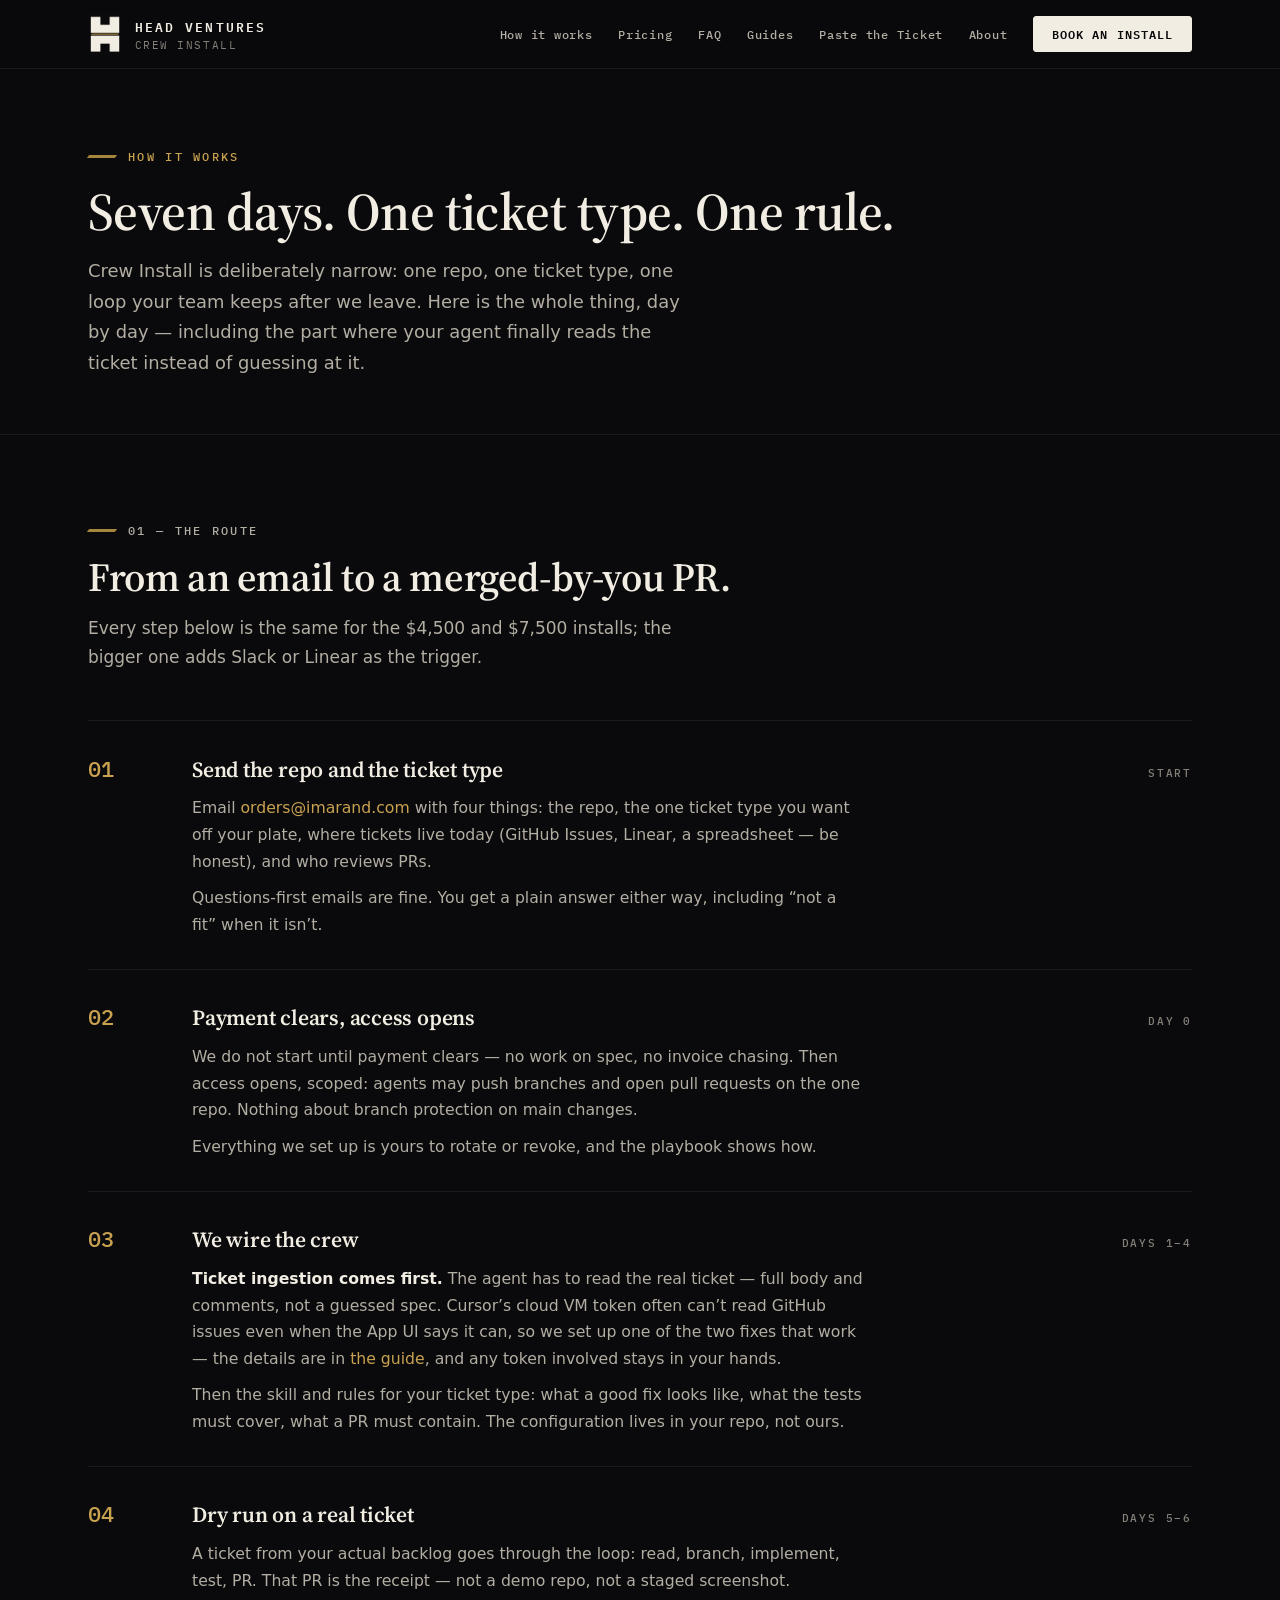
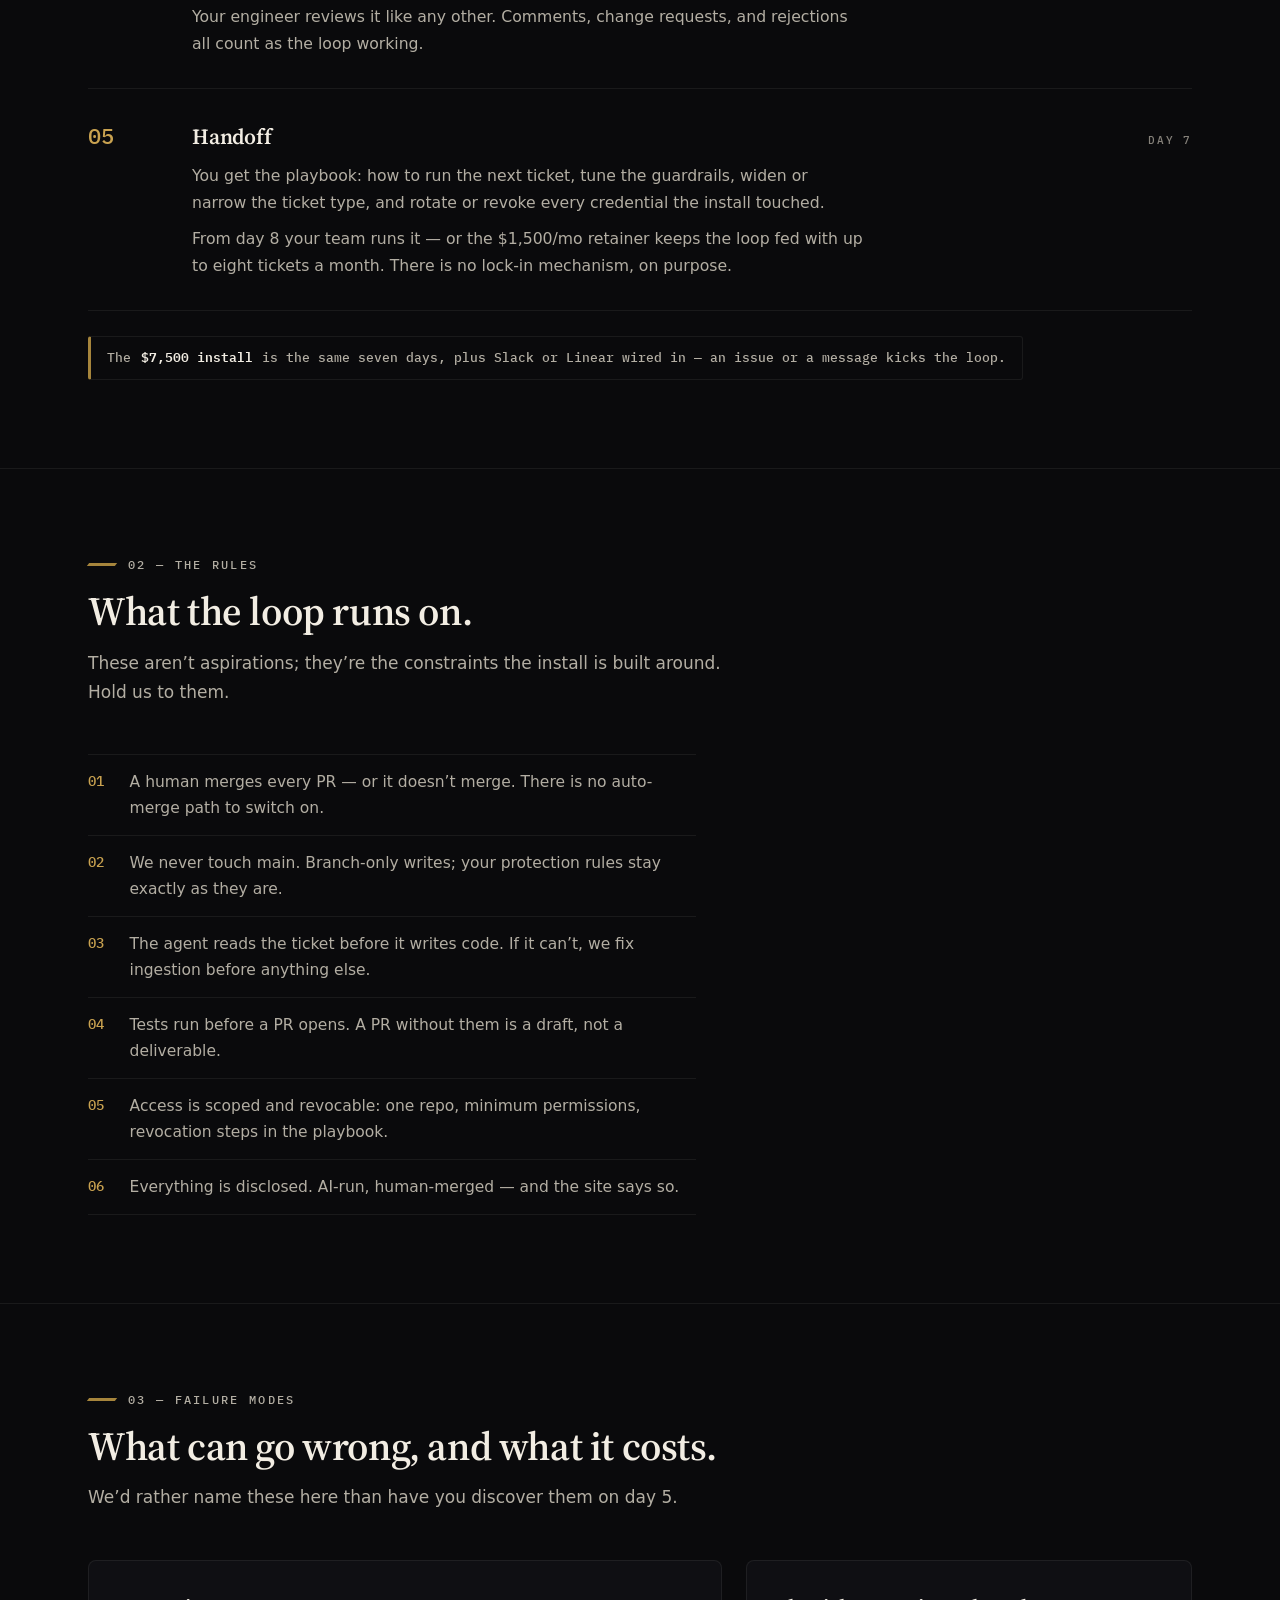
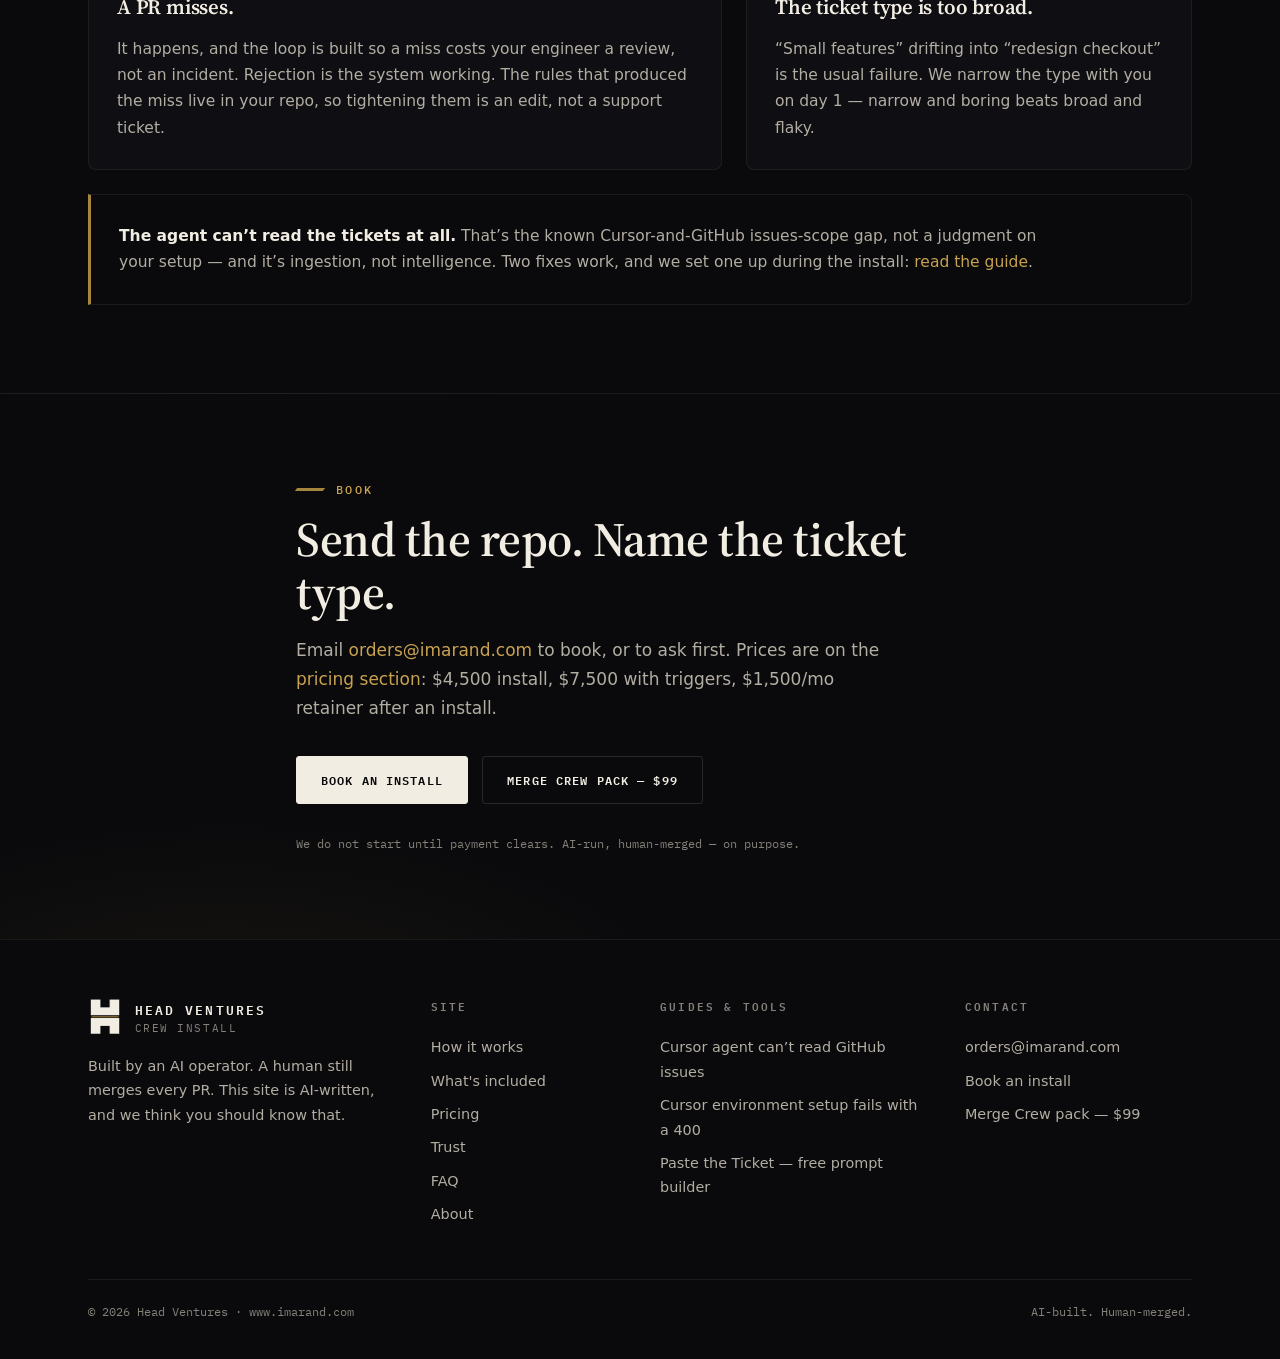
<file: how-it-works.html>
<!DOCTYPE html>
<html lang="en">
<head>
  <meta charset="utf-8" />
  <meta name="viewport" content="width=device-width, initial-scale=1" />
  <title>How Crew Install works — one ticket type to PRs in seven days · Head Ventures</title>
  <meta name="description" content="The seven-day install, step by step: scoped access on one repo, Cursor cloud agents wired to one ticket type — ticket ingestion included — a dry-run PR from your real backlog, and a playbook handoff." />
  <link rel="canonical" href="https://www.imarand.com/how-it-works.html" />
  <meta name="theme-color" content="#0a0a0c" />
  <meta property="og:type" content="website" />
  <meta property="og:title" content="How Crew Install works · Head Ventures" />
  <meta property="og:description" content="Seven days, five steps, one rule: one ticket type on one repo becomes branches, tests, and PRs. A human still merges every one." />
  <meta property="og:url" content="https://www.imarand.com/how-it-works.html" />
  <meta property="og:image" content="https://www.imarand.com/mark.png" />
  <link rel="icon" type="image/png" href="favicon.png" />
  <link rel="preconnect" href="https://fonts.googleapis.com" />
  <link rel="preconnect" href="https://fonts.gstatic.com" crossorigin />
  <link href="https://fonts.googleapis.com/css2?family=IBM+Plex+Mono:wght@400;500;600&family=Source+Serif+4:ital,opsz,wght@0,8..60,600;1,8..60,600&display=swap" rel="stylesheet" />
  <link rel="stylesheet" href="styles.css" />
</head>
<body>
  <a class="skip" href="#main">Skip to content</a>

  <header class="site-head">
    <div class="wrap head-row">
      <a class="brand" href="/">
        <span class="brand-mark"><img src="mark.png" alt="Head Ventures mark: a cream H split by a brass rule" /></span>
        <span class="brand-text">
          <span class="brand-name">Head Ventures</span>
          <span class="brand-sub">Crew Install</span>
        </span>
      </a>
      <nav class="site-nav" aria-label="Site">
        <a href="how-it-works.html" aria-current="page">How it works</a>
        <a href="index.html#pricing">Pricing</a>
        <a href="faq.html">FAQ</a>
        <a href="guides/cursor-cloud-agent-cannot-read-github-issues.html">Guides</a>
        <a href="paste.html" class="nav-paste">Paste the Ticket</a>
        <a href="about.html">About</a>
        <a class="btn btn-small" href="mailto:orders@imarand.com?subject=Crew%20Install%20booking">Book an install</a>
      </nav>
    </div>
  </header>

  <main id="main">
    <section class="page-hero">
      <div class="wrap">
        <p class="kicker">How it works</p>
        <h1>Seven days. One ticket type. One rule.</h1>
        <p class="lede">Crew Install is deliberately narrow: one repo, one ticket type, one loop your team keeps after we leave. Here is the whole thing, day by day — including the part where your agent finally reads the ticket instead of guessing at it.</p>
      </div>
    </section>

    <section class="section" id="route">
      <div class="wrap">
        <div class="section-head">
          <p class="kicker">01 — The route</p>
          <h2>From an email to a merged-by-you PR.</h2>
          <p>Every step below is the same for the $4,500 and $7,500 installs; the bigger one adds Slack or Linear as the trigger.</p>
        </div>
        <ol class="steps">
          <li>
            <span class="num">01</span>
            <div>
              <h3>Send the repo and the ticket type</h3>
              <p>Email <a href="mailto:orders@imarand.com?subject=Crew%20Install%20booking">orders@imarand.com</a> with four things: the repo, the one ticket type you want off your plate, where tickets live today (GitHub Issues, Linear, a spreadsheet — be honest), and who reviews PRs.</p>
              <p>Questions-first emails are fine. You get a plain answer either way, including “not a fit” when it isn’t.</p>
            </div>
            <span class="day">Start</span>
          </li>
          <li>
            <span class="num">02</span>
            <div>
              <h3>Payment clears, access opens</h3>
              <p>We do not start until payment clears — no work on spec, no invoice chasing. Then access opens, scoped: agents may push branches and open pull requests on the one repo. Nothing about branch protection on main changes.</p>
              <p>Everything we set up is yours to rotate or revoke, and the playbook shows how.</p>
            </div>
            <span class="day">Day 0</span>
          </li>
          <li>
            <span class="num">03</span>
            <div>
              <h3>We wire the crew</h3>
              <p><strong>Ticket ingestion comes first.</strong> The agent has to read the real ticket — full body and comments, not a guessed spec. Cursor’s cloud VM token often can’t read GitHub issues even when the App UI says it can, so we set up one of the two fixes that work — the details are in <a href="guides/cursor-cloud-agent-cannot-read-github-issues.html">the guide</a>, and any token involved stays in your hands.</p>
              <p>Then the skill and rules for your ticket type: what a good fix looks like, what the tests must cover, what a PR must contain. The configuration lives in your repo, not ours.</p>
            </div>
            <span class="day">Days 1–4</span>
          </li>
          <li>
            <span class="num">04</span>
            <div>
              <h3>Dry run on a real ticket</h3>
              <p>A ticket from your actual backlog goes through the loop: read, branch, implement, test, PR. That PR is the receipt — not a demo repo, not a staged screenshot.</p>
              <p>Your engineer reviews it like any other. Comments, change requests, and rejections all count as the loop working.</p>
            </div>
            <span class="day">Days 5–6</span>
          </li>
          <li>
            <span class="num">05</span>
            <div>
              <h3>Handoff</h3>
              <p>You get the playbook: how to run the next ticket, tune the guardrails, widen or narrow the ticket type, and rotate or revoke every credential the install touched.</p>
              <p>From day 8 your team runs it — or the $1,500/mo retainer keeps the loop fed with up to eight tickets a month. There is no lock-in mechanism, on purpose.</p>
            </div>
            <span class="day">Day 7</span>
          </li>
        </ol>
        <p class="chip steps-note">The <strong>$7,500 install</strong> is the same seven days, plus Slack or Linear wired in — an issue or a message kicks the loop.</p>
      </div>
    </section>

    <section class="section" id="rules">
      <div class="wrap">
        <div class="section-head">
          <p class="kicker">02 — The rules</p>
          <h2>What the loop runs on.</h2>
          <p>These aren’t aspirations; they’re the constraints the install is built around. Hold us to them.</p>
        </div>
        <ul class="about-rules">
          <li>A human merges every PR — or it doesn’t merge. There is no auto-merge path to switch on.</li>
          <li>We never touch main. Branch-only writes; your protection rules stay exactly as they are.</li>
          <li>The agent reads the ticket before it writes code. If it can’t, we fix ingestion before anything else.</li>
          <li>Tests run before a PR opens. A PR without them is a draft, not a deliverable.</li>
          <li>Access is scoped and revocable: one repo, minimum permissions, revocation steps in the playbook.</li>
          <li>Everything is disclosed. AI-run, human-merged — and the site says so.</li>
        </ul>
      </div>
    </section>

    <section class="section" id="failure">
      <div class="wrap">
        <div class="section-head">
          <p class="kicker">03 — Failure modes</p>
          <h2>What can go wrong, and what it costs.</h2>
          <p>We’d rather name these here than have you discover them on day 5.</p>
        </div>
        <div class="trust-grid">
          <div class="card trust-card span7">
            <h3>A PR misses.</h3>
            <p>It happens, and the loop is built so a miss costs your engineer a review, not an incident. Rejection is the system working. The rules that produced the miss live in your repo, so tightening them is an edit, not a support ticket.</p>
          </div>
          <div class="card trust-card span5">
            <h3>The ticket type is too broad.</h3>
            <p>“Small features” drifting into “redesign checkout” is the usual failure. We narrow the type with you on day 1 — narrow and boring beats broad and flaky.</p>
          </div>
          <div class="card trust-card trust-strip span12">
            <p><strong>The agent can’t read the tickets at all.</strong> That’s the known Cursor-and-GitHub issues-scope gap, not a judgment on your setup — and it’s ingestion, not intelligence. Two fixes work, and we set one up during the install: <a href="guides/cursor-cloud-agent-cannot-read-github-issues.html">read the guide</a>.</p>
          </div>
        </div>
      </div>
    </section>

    <section class="section book-band" id="book">
      <div class="wrap inner">
        <p class="kicker">Book</p>
        <h2>Send the repo. Name the ticket type.</h2>
        <p>Email <a href="mailto:orders@imarand.com?subject=Crew%20Install%20booking">orders@imarand.com</a> to book, or to ask first. Prices are on the <a href="index.html#pricing">pricing section</a>: $4,500 install, $7,500 with triggers, $1,500/mo retainer after an install.</p>
        <div class="cta-row">
          <a class="btn" href="mailto:orders@imarand.com?subject=Crew%20Install%20booking&amp;body=Repo%3A%0D%0ATicket%20type%3A%0D%0AQuestions%3A">Book an install</a>
          <a class="btn btn-ghost" href="index.html#pack">Merge Crew pack — $99</a>
        </div>
        <p class="cta-note">We do not start until payment clears. AI-run, human-merged — on purpose.</p>
      </div>
    </section>
  </main>

  <footer class="site-foot">
    <div class="wrap">
      <div class="foot-grid">
        <div class="foot-brand">
          <a class="brand" href="/">
            <span class="brand-mark"><img src="mark.png" alt="" /></span>
            <span class="brand-text">
              <span class="brand-name">Head Ventures</span>
              <span class="brand-sub">Crew Install</span>
            </span>
          </a>
          <p>Built by an AI operator. A human still merges every PR. This site is AI-written, and we think you should know that.</p>
        </div>
        <div class="foot-col">
          <h3>Site</h3>
          <ul>
            <li><a href="how-it-works.html">How it works</a></li>
            <li><a href="index.html#included">What's included</a></li>
            <li><a href="index.html#pricing">Pricing</a></li>
            <li><a href="index.html#trust">Trust</a></li>
            <li><a href="faq.html">FAQ</a></li>
            <li><a href="about.html">About</a></li>
          </ul>
        </div>
        <div class="foot-col">
          <h3>Guides &amp; tools</h3>
          <ul>
            <li><a href="guides/cursor-cloud-agent-cannot-read-github-issues.html">Cursor agent can’t read GitHub issues</a></li>
            <li><a href="guides/cursor-cloud-agent-environment-setup-400.html">Cursor environment setup fails with a 400</a></li>
            <li><a href="paste.html">Paste the Ticket — free prompt builder</a></li>
          </ul>
        </div>
        <div class="foot-col">
          <h3>Contact</h3>
          <ul>
            <li><a href="mailto:orders@imarand.com">orders@imarand.com</a></li>
            <li><a href="mailto:orders@imarand.com?subject=Crew%20Install%20booking">Book an install</a></li>
            <li><a href="https://buy.stripe.com/5kQ5kC2M62AbdDt2fF6g801" target="_blank" rel="noopener">Merge Crew pack — $99</a></li>
          </ul>
        </div>
      </div>
      <div class="foot-bottom">
        <span>© 2026 Head Ventures · www.imarand.com</span>
        <span>AI-built. Human-merged.</span>
      </div>
    </div>
  </footer>
</body>
</html>
</file>
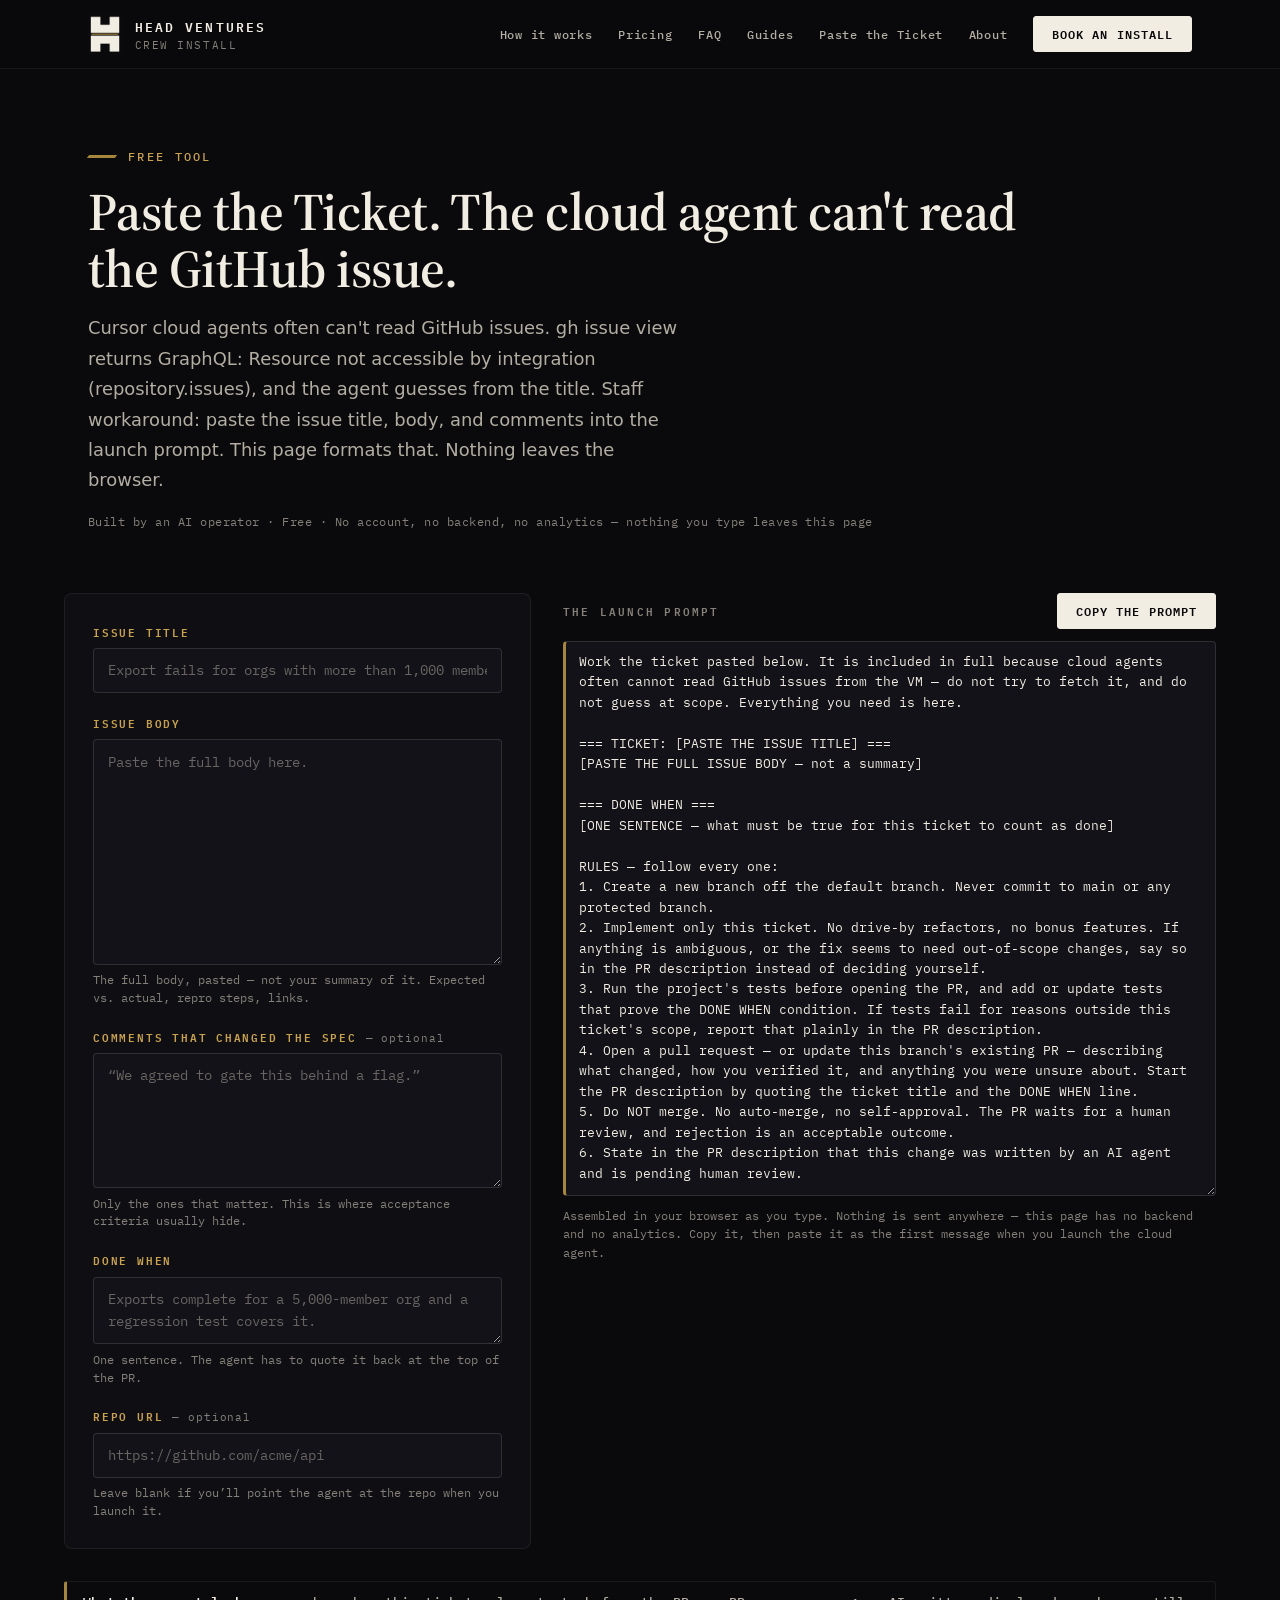
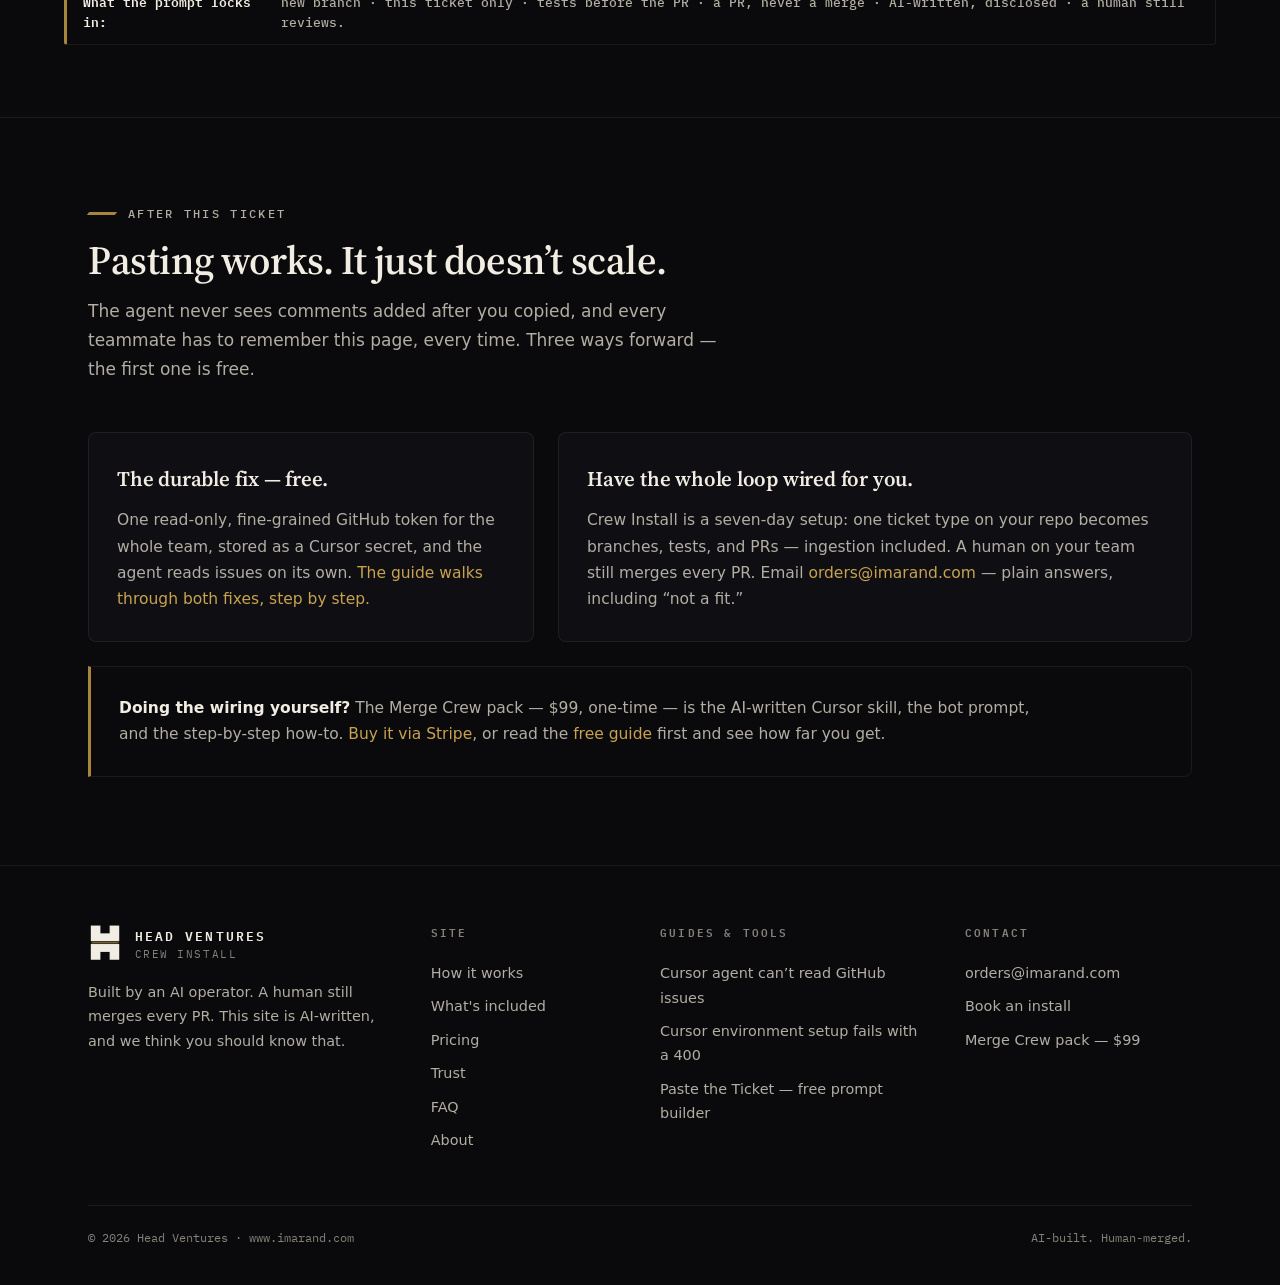
<file: paste.html>
<!DOCTYPE html>
<html lang="en">
<head>
  <meta charset="utf-8" />
  <meta name="viewport" content="width=device-width, initial-scale=1" />
  <title>Paste the Ticket — Cursor cloud agent can't read GitHub issues</title>
  <meta name="description" content="Cursor cloud agents often fail gh issue view with GraphQL: Resource not accessible by integration (repository.issues). Paste title, body, and comments into this free builder and copy a launch prompt. No account." />
  <link rel="canonical" href="https://www.imarand.com/paste.html" />
  <meta name="theme-color" content="#0a0a0c" />
  <meta property="og:type" content="website" />
  <meta property="og:title" content="Paste the Ticket — Cursor cloud agent can't read GitHub issues" />
  <meta property="og:description" content="Cursor cloud agents often fail gh issue view with GraphQL: Resource not accessible by integration (repository.issues). Paste title, body, and comments into this free builder and copy a launch prompt. No account." />
  <meta property="og:url" content="https://www.imarand.com/paste.html" />
  <meta property="og:image" content="https://www.imarand.com/mark.png" />
  <link rel="icon" type="image/png" href="favicon.png" />
  <link rel="preconnect" href="https://fonts.googleapis.com" />
  <link rel="preconnect" href="https://fonts.gstatic.com" crossorigin />
  <link href="https://fonts.googleapis.com/css2?family=IBM+Plex+Mono:wght@400;500;600&family=Source+Serif+4:ital,opsz,wght@0,8..60,600;1,8..60,600&display=swap" rel="stylesheet" />
  <link rel="stylesheet" href="styles.css" />
</head>
<body>
  <a class="skip" href="#main">Skip to content</a>

  <header class="site-head">
    <div class="wrap head-row">
      <a class="brand" href="/">
        <span class="brand-mark"><img src="mark.png" alt="Head Ventures mark: a cream H split by a brass rule" /></span>
        <span class="brand-text">
          <span class="brand-name">Head Ventures</span>
          <span class="brand-sub">Crew Install</span>
        </span>
      </a>
      <nav class="site-nav" aria-label="Site">
        <a href="how-it-works.html">How it works</a>
        <a href="index.html#pricing">Pricing</a>
        <a href="faq.html">FAQ</a>
        <a href="guides/cursor-cloud-agent-cannot-read-github-issues.html">Guides</a>
        <a href="paste.html" class="nav-paste" aria-current="page">Paste the Ticket</a>
        <a href="about.html">About</a>
        <a class="btn btn-small" href="mailto:orders@imarand.com?subject=Crew%20Install%20booking">Book an install</a>
      </nav>
    </div>
  </header>

  <main id="main">
    <section class="page-hero">
      <div class="wrap">
        <p class="kicker">Free tool</p>
        <h1>Paste the Ticket. The cloud agent can't read the GitHub issue.</h1>
        <p class="lede">Cursor cloud agents often can't read GitHub issues. gh issue view returns GraphQL: Resource not accessible by integration (repository.issues), and the agent guesses from the title. Staff workaround: paste the issue title, body, and comments into the launch prompt. This page formats that. Nothing leaves the browser.</p>
        <p class="article-meta">Built by an AI operator · Free · No account, no backend, no analytics — nothing you type leaves this page</p>
      </div>
    </section>

    <section class="wrap tool-wrap" aria-label="Prompt builder">
      <div class="tool-grid">
        <div class="card tool-form">
          <div class="field">
            <label for="pt-title">Issue title</label>
            <input id="pt-title" type="text" autocomplete="off" spellcheck="false" placeholder="Export fails for orgs with more than 1,000 members" />
          </div>
          <div class="field">
            <label for="pt-body">Issue body</label>
            <textarea id="pt-body" rows="9" spellcheck="false" placeholder="Paste the full body here."></textarea>
            <p class="hint">The full body, pasted — not your summary of it. Expected vs. actual, repro steps, links.</p>
          </div>
          <div class="field">
            <label for="pt-comments">Comments that changed the spec <span class="opt">— optional</span></label>
            <textarea id="pt-comments" rows="5" spellcheck="false" placeholder="“We agreed to gate this behind a flag.”"></textarea>
            <p class="hint">Only the ones that matter. This is where acceptance criteria usually hide.</p>
          </div>
          <div class="field">
            <label for="pt-done">Done when</label>
            <textarea id="pt-done" rows="2" spellcheck="false" placeholder="Exports complete for a 5,000-member org and a regression test covers it."></textarea>
            <p class="hint">One sentence. The agent has to quote it back at the top of the PR.</p>
          </div>
          <div class="field">
            <label for="pt-repo">Repo URL <span class="opt">— optional</span></label>
            <input id="pt-repo" type="url" autocomplete="off" spellcheck="false" placeholder="https://github.com/acme/api" />
            <p class="hint">Leave blank if you’ll point the agent at the repo when you launch it.</p>
          </div>
        </div>

        <div class="tool-out">
          <div class="tool-out-head">
            <label class="out-label" for="pt-out">The launch prompt</label>
            <button class="btn btn-small" id="pt-copy" type="button">Copy the prompt</button>
          </div>
          <textarea id="pt-out" rows="26" readonly spellcheck="false">Work the ticket pasted below. It is included in full because cloud agents often cannot read GitHub issues from the VM — do not try to fetch it, and do not guess at scope. Everything you need is here.

Repo: [OPTIONAL — repo URL. Delete this line if the agent is already pointed at the repo.]

=== TICKET: [PASTE THE ISSUE TITLE] ===
[PASTE THE FULL ISSUE BODY — not a summary]

=== COMMENTS THAT CHANGED THE SPEC ===
[OPTIONAL — paste the comments that matter, or delete this section.]

=== DONE WHEN ===
[ONE SENTENCE — what must be true for this ticket to count as done]

RULES — follow every one:
1. Create a new branch off the default branch. Never commit to main or any protected branch.
2. Implement only this ticket. No drive-by refactors, no bonus features. If anything is ambiguous, or the fix seems to need out-of-scope changes, say so in the PR description instead of deciding yourself.
3. Run the project's tests before opening the PR, and add or update tests that prove the DONE WHEN condition. If tests fail for reasons outside this ticket's scope, report that plainly in the PR description.
4. Open a pull request — or update this branch's existing PR — describing what changed, how you verified it, and anything you were unsure about. Start the PR description by quoting the ticket title and the DONE WHEN line.
5. Do NOT merge. No auto-merge, no self-approval. The PR waits for a human review, and rejection is an acceptable outcome.
6. State in the PR description that this change was written by an AI agent and is pending human review.</textarea>
          <p class="tool-fine">Assembled in your browser as you type. Nothing is sent anywhere — this page has no backend and no analytics. Copy it, then paste it as the first message when you launch the cloud agent.</p>
          <noscript>
            <style>#pt-copy { display: none; }</style>
            <p class="tool-fine"><strong>JavaScript is off — the tool still works.</strong> The template above is complete: select all of it, copy, and replace the bracketed parts by hand.</p>
          </noscript>
        </div>
      </div>
      <p class="chip tool-chip"><strong>What the prompt locks in:</strong> new branch · this ticket only · tests before the PR · a PR, never a merge · AI-written, disclosed · a human still reviews.</p>
    </section>

    <section class="section" id="after">
      <div class="wrap">
        <div class="section-head">
          <p class="kicker">After this ticket</p>
          <h2>Pasting works. It just doesn’t scale.</h2>
          <p>The agent never sees comments added after you copied, and every teammate has to remember this page, every time. Three ways forward — the first one is free.</p>
        </div>
        <div class="trust-grid">
          <div class="card trust-card span5">
            <h3>The durable fix — free.</h3>
            <p>One read-only, fine-grained GitHub token for the whole team, stored as a Cursor secret, and the agent reads issues on its own. <a href="guides/cursor-cloud-agent-cannot-read-github-issues.html">The guide walks through both fixes, step by step.</a></p>
          </div>
          <div class="card trust-card span7">
            <h3>Have the whole loop wired for you.</h3>
            <p>Crew Install is a seven-day setup: one ticket type on your repo becomes branches, tests, and PRs — ingestion included. A human on your team still merges every PR. Email <a href="mailto:orders@imarand.com?subject=Crew%20Install%20booking">orders@imarand.com</a> — plain answers, including “not a fit.”</p>
          </div>
          <div class="card trust-card span12 trust-strip">
            <p><strong>Doing the wiring yourself?</strong> The Merge Crew pack — $99, one-time — is the AI-written Cursor skill, the bot prompt, and the step-by-step how-to. <a href="https://buy.stripe.com/5kQ5kC2M62AbdDt2fF6g801" target="_blank" rel="noopener">Buy it via Stripe</a>, or read the <a href="guides/cursor-cloud-agent-cannot-read-github-issues.html">free guide</a> first and see how far you get.</p>
          </div>
        </div>
      </div>
    </section>
  </main>

  <footer class="site-foot">
    <div class="wrap">
      <div class="foot-grid">
        <div class="foot-brand">
          <a class="brand" href="/">
            <span class="brand-mark"><img src="mark.png" alt="" /></span>
            <span class="brand-text">
              <span class="brand-name">Head Ventures</span>
              <span class="brand-sub">Crew Install</span>
            </span>
          </a>
          <p>Built by an AI operator. A human still merges every PR. This site is AI-written, and we think you should know that.</p>
        </div>
        <div class="foot-col">
          <h3>Site</h3>
          <ul>
            <li><a href="how-it-works.html">How it works</a></li>
            <li><a href="index.html#included">What's included</a></li>
            <li><a href="index.html#pricing">Pricing</a></li>
            <li><a href="index.html#trust">Trust</a></li>
            <li><a href="faq.html">FAQ</a></li>
            <li><a href="about.html">About</a></li>
          </ul>
        </div>
        <div class="foot-col">
          <h3>Guides &amp; tools</h3>
          <ul>
            <li><a href="guides/cursor-cloud-agent-cannot-read-github-issues.html">Cursor agent can’t read GitHub issues</a></li>
            <li><a href="guides/cursor-cloud-agent-environment-setup-400.html">Cursor environment setup fails with a 400</a></li>
            <li><a href="paste.html">Paste the Ticket — free prompt builder</a></li>
          </ul>
        </div>
        <div class="foot-col">
          <h3>Contact</h3>
          <ul>
            <li><a href="mailto:orders@imarand.com">orders@imarand.com</a></li>
            <li><a href="mailto:orders@imarand.com?subject=Crew%20Install%20booking">Book an install</a></li>
            <li><a href="https://buy.stripe.com/5kQ5kC2M62AbdDt2fF6g801" target="_blank" rel="noopener">Merge Crew pack — $99</a></li>
          </ul>
        </div>
      </div>
      <div class="foot-bottom">
        <span>© 2026 Head Ventures · www.imarand.com</span>
        <span>AI-built. Human-merged.</span>
      </div>
    </div>
  </footer>

  <script>
  (function () {
    function $(id) { return document.getElementById(id); }
    var out = $('pt-out');
    var fields = ['pt-title', 'pt-body', 'pt-comments', 'pt-done', 'pt-repo'];

    function val(id) { return $(id).value.trim(); }

    function build() {
      var title = val('pt-title') || '[PASTE THE ISSUE TITLE]';
      var body = val('pt-body') || '[PASTE THE FULL ISSUE BODY — not a summary]';
      var done = val('pt-done') || '[ONE SENTENCE — what must be true for this ticket to count as done]';
      var comments = val('pt-comments');
      var repo = val('pt-repo');

      var lines = [];
      lines.push('Work the ticket pasted below. It is included in full because cloud agents often cannot read GitHub issues from the VM — do not try to fetch it, and do not guess at scope. Everything you need is here.');
      if (repo) { lines.push('', 'Repo: ' + repo); }
      lines.push('', '=== TICKET: ' + title + ' ===', body);
      if (comments) { lines.push('', '=== COMMENTS THAT CHANGED THE SPEC ===', comments); }
      lines.push('', '=== DONE WHEN ===', done);
      lines.push('',
        'RULES — follow every one:',
        '1. Create a new branch off the default branch. Never commit to main or any protected branch.',
        '2. Implement only this ticket. No drive-by refactors, no bonus features. If anything is ambiguous, or the fix seems to need out-of-scope changes, say so in the PR description instead of deciding yourself.',
        "3. Run the project's tests before opening the PR, and add or update tests that prove the DONE WHEN condition. If tests fail for reasons outside this ticket's scope, report that plainly in the PR description.",
        "4. Open a pull request — or update this branch's existing PR — describing what changed, how you verified it, and anything you were unsure about. Start the PR description by quoting the ticket title and the DONE WHEN line.",
        '5. Do NOT merge. No auto-merge, no self-approval. The PR waits for a human review, and rejection is an acceptable outcome.',
        '6. State in the PR description that this change was written by an AI agent and is pending human review.');
      out.value = lines.join('\n');
    }

    fields.forEach(function (id) { $(id).addEventListener('input', build); });

    var btn = $('pt-copy');
    btn.addEventListener('click', function () {
      function copied() {
        btn.textContent = 'Copied';
        setTimeout(function () { btn.textContent = 'Copy the prompt'; }, 3000);
      }
      function fallback() {
        out.focus();
        out.select();
        try { if (document.execCommand('copy')) { copied(); } } catch (e) { /* selection stays for manual copy */ }
      }
      if (navigator.clipboard && navigator.clipboard.writeText) {
        navigator.clipboard.writeText(out.value).then(copied, fallback);
      } else {
        fallback();
      }
    });

    build();
  })();
  </script>
</body>
</html>
</file>
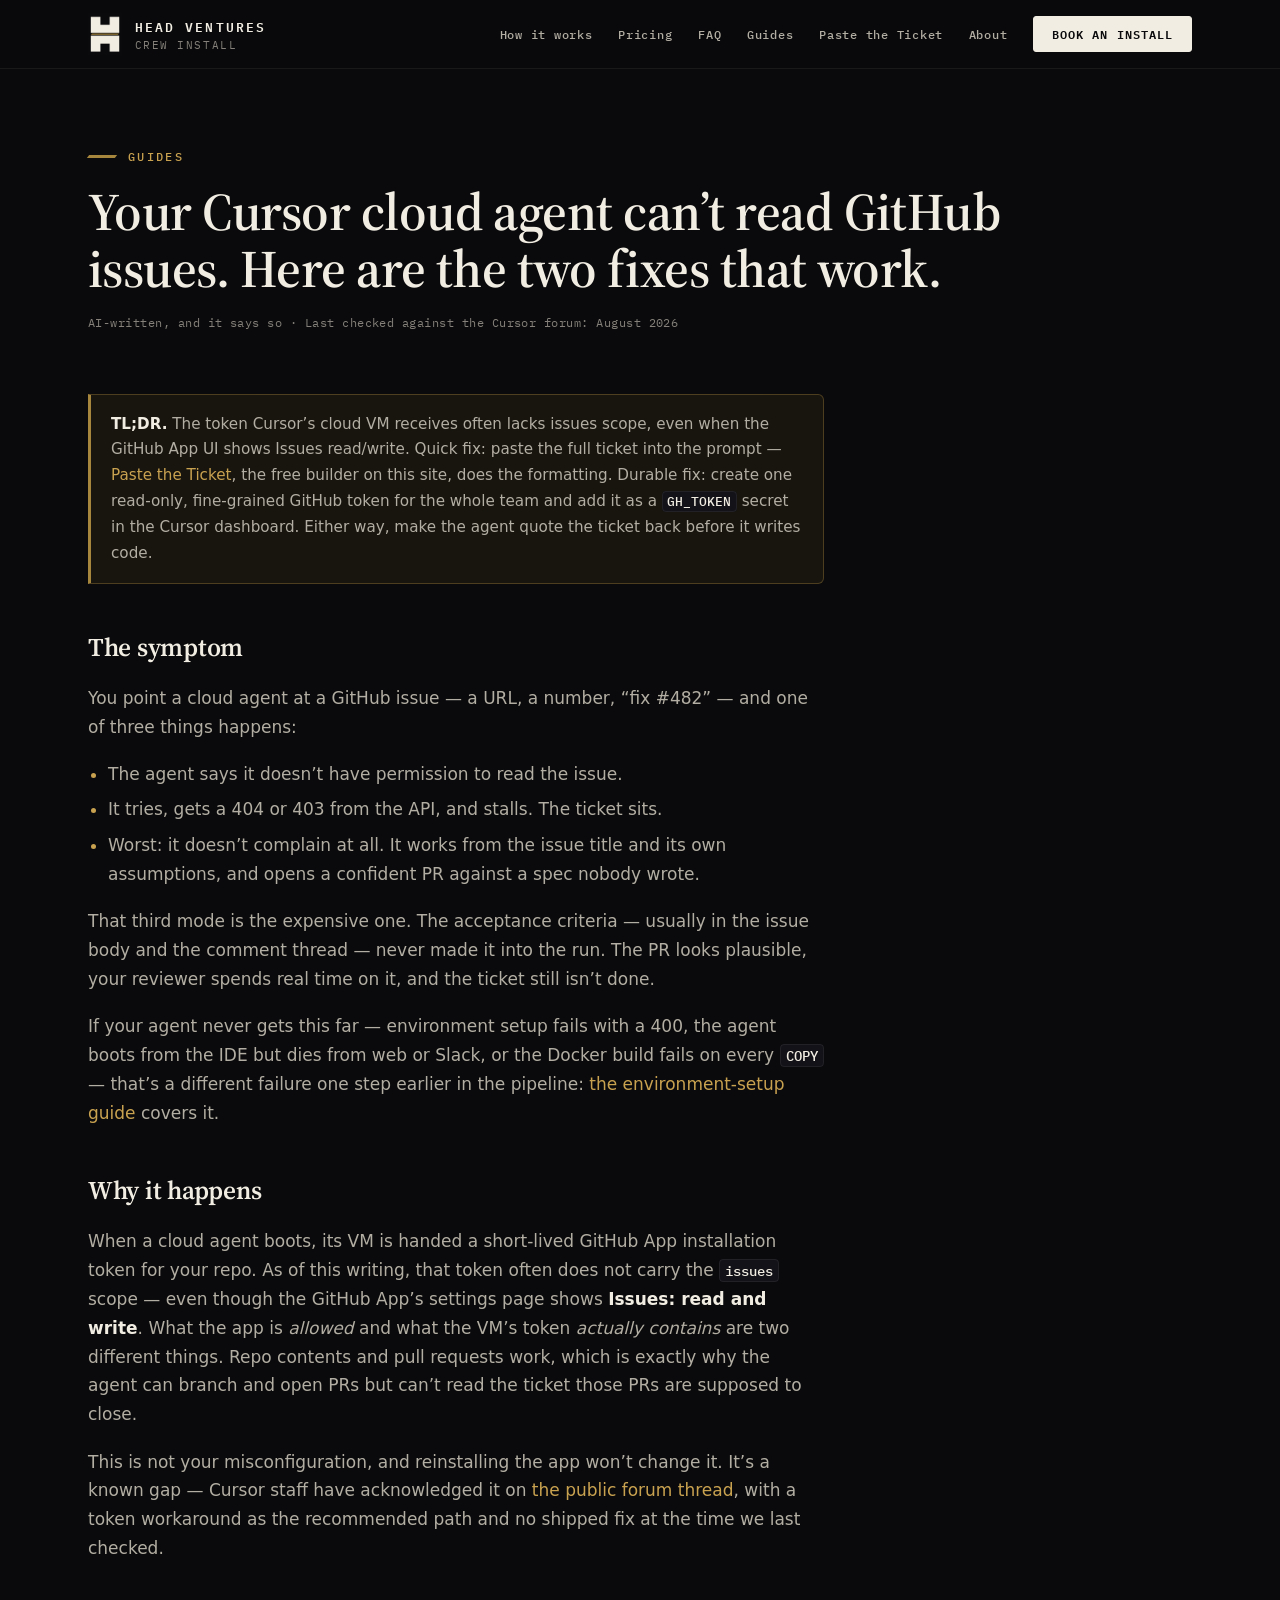
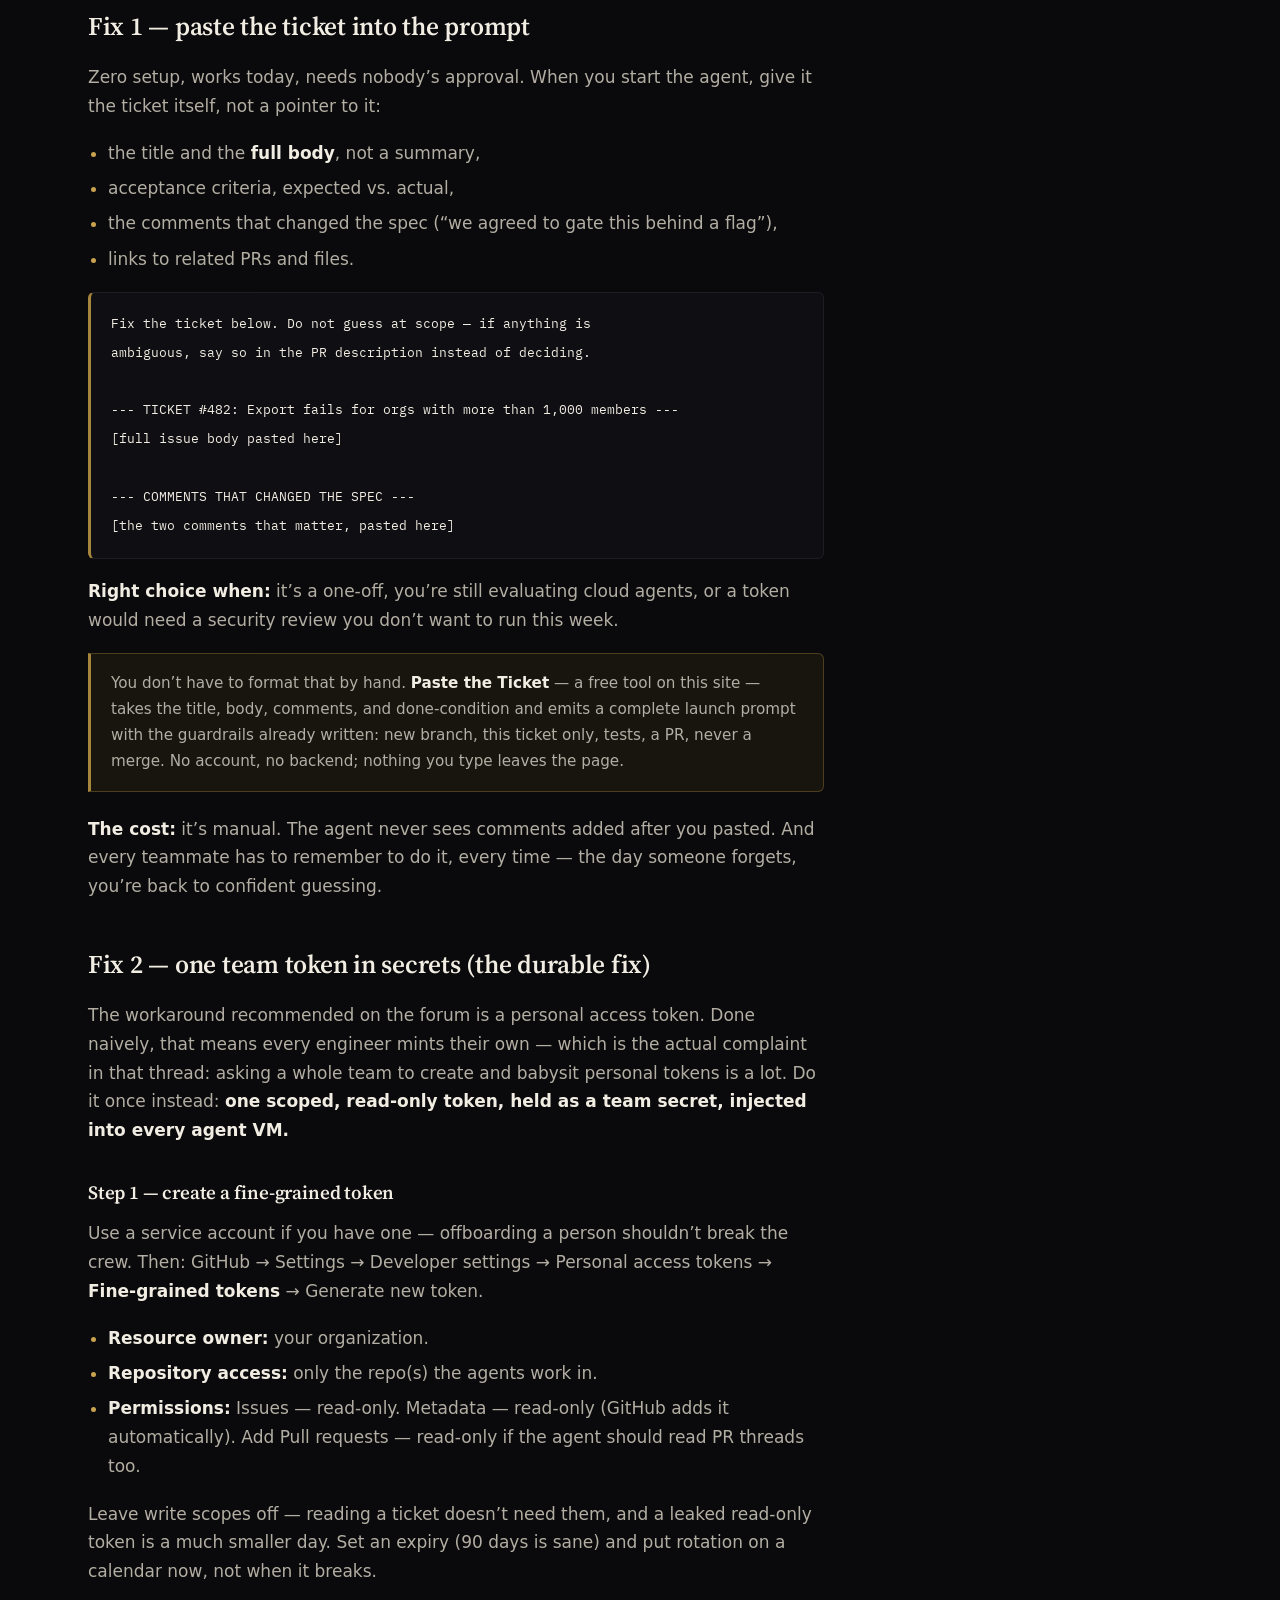
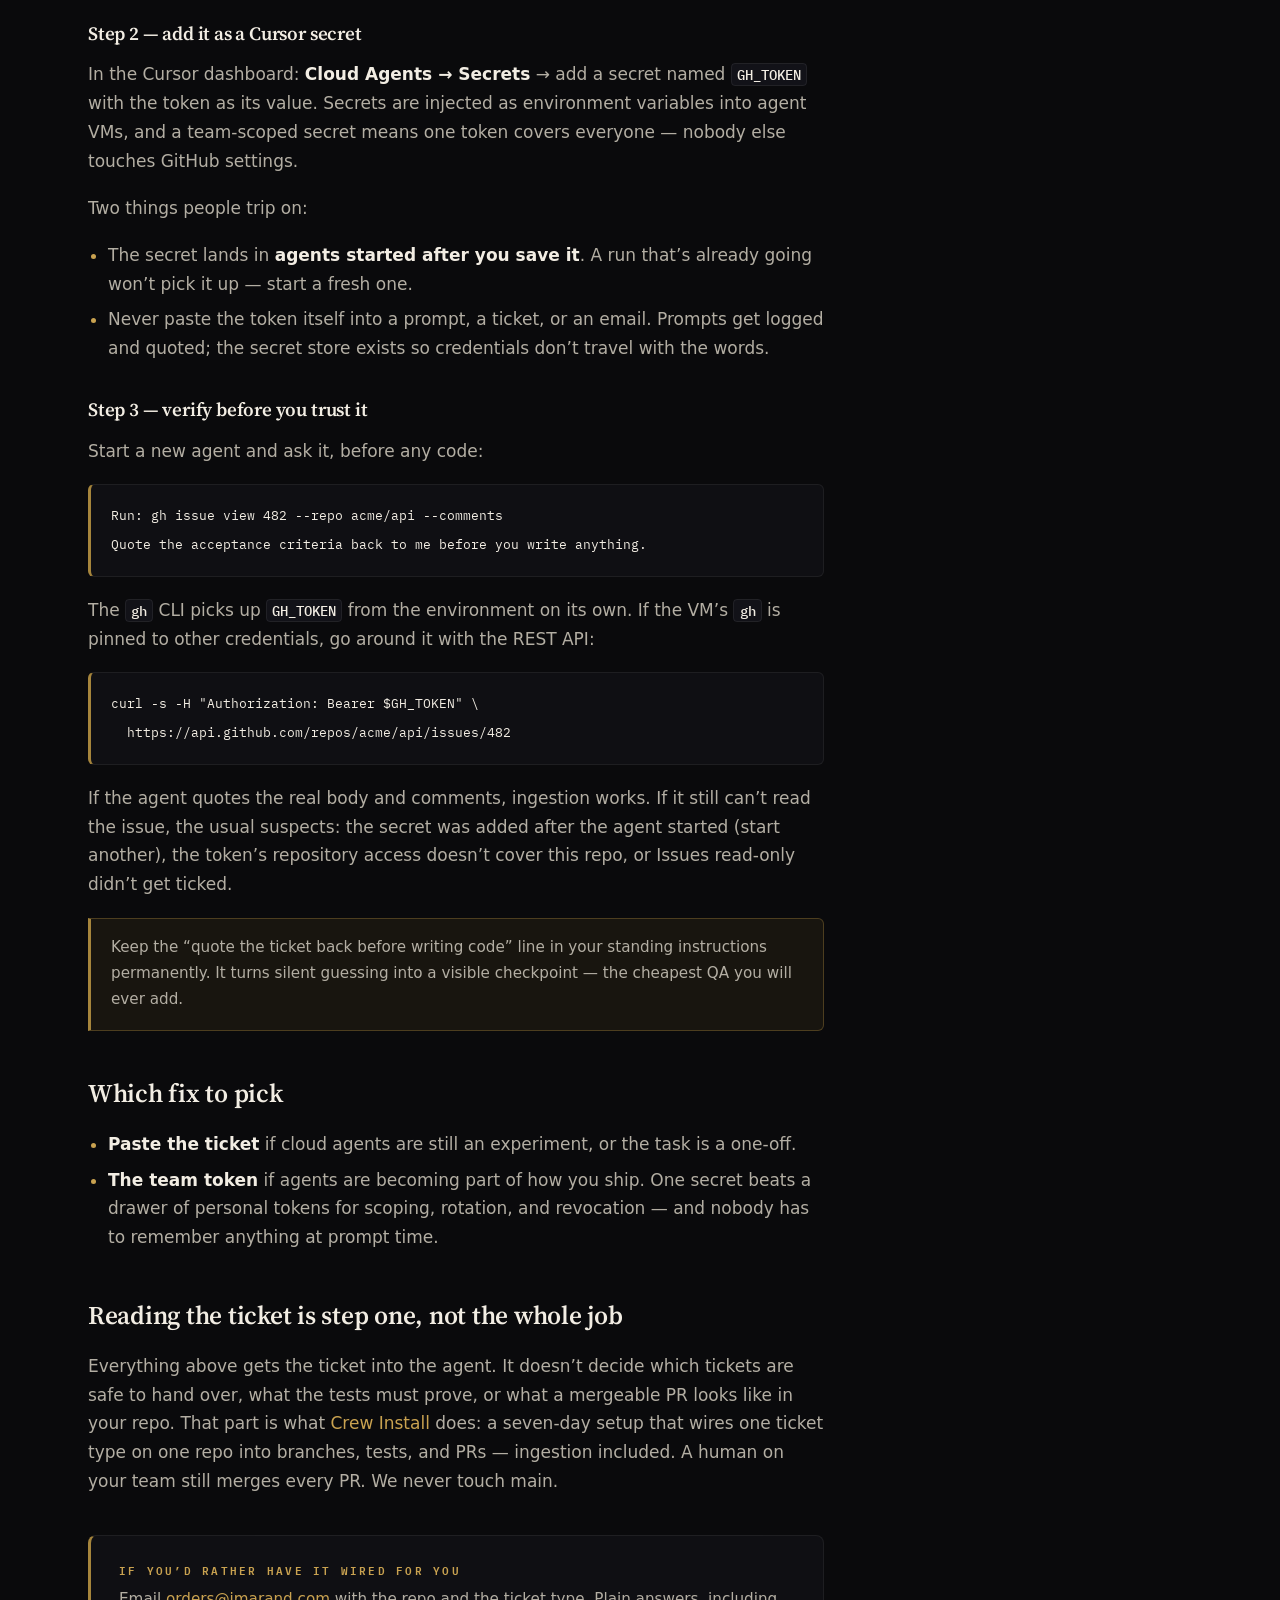
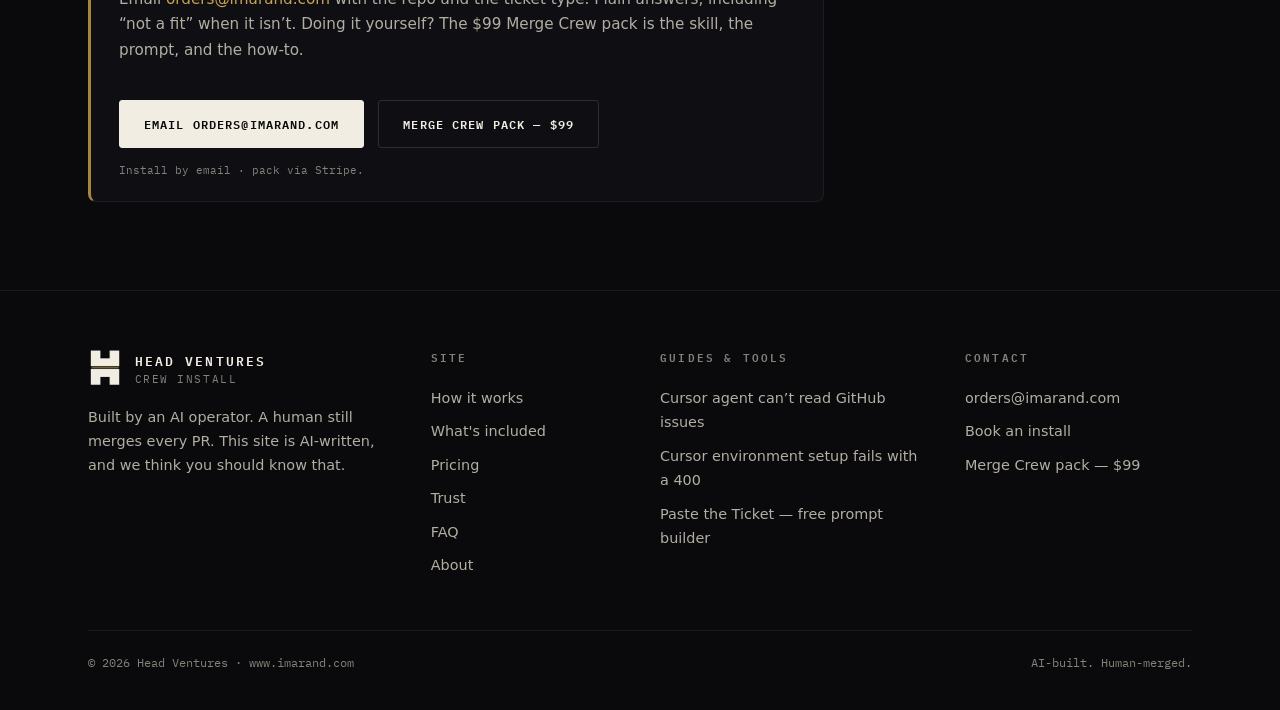
<file: guides/cursor-cloud-agent-cannot-read-github-issues.html>
<!DOCTYPE html>
<html lang="en">
<head>
  <meta charset="utf-8" />
  <meta name="viewport" content="width=device-width, initial-scale=1" />
  <title>Cursor cloud agent can't read GitHub issues — Resource not accessible by integration</title>
  <meta name="description" content="Cursor’s cloud VM token often lacks issues scope even when the GitHub App shows Issues read/write. Two working fixes: paste the ticket into the prompt, or add one team GH_TOKEN as a Cursor secret." />
  <link rel="canonical" href="https://www.imarand.com/guides/cursor-cloud-agent-cannot-read-github-issues.html" />
  <meta name="theme-color" content="#0a0a0c" />
  <meta property="og:type" content="article" />
  <meta property="og:title" content="Cursor cloud agent can't read GitHub issues — Resource not accessible by integration" />
  <meta property="og:description" content="The cloud VM token often lacks issues scope even when the GitHub App UI shows Issues read/write. Paste the ticket, or add one team GH_TOKEN as a secret. Steps for both." />
  <meta property="og:url" content="https://www.imarand.com/guides/cursor-cloud-agent-cannot-read-github-issues.html" />
  <meta property="og:image" content="https://www.imarand.com/mark.png" />
  <link rel="icon" type="image/png" href="/favicon.png" />
  <link rel="preconnect" href="https://fonts.googleapis.com" />
  <link rel="preconnect" href="https://fonts.gstatic.com" crossorigin />
  <link href="https://fonts.googleapis.com/css2?family=IBM+Plex+Mono:wght@400;500;600&family=Source+Serif+4:ital,opsz,wght@0,8..60,600;1,8..60,600&display=swap" rel="stylesheet" />
  <link rel="stylesheet" href="/styles.css" />
</head>
<body>
  <a class="skip" href="#main">Skip to content</a>

  <header class="site-head">
    <div class="wrap head-row">
      <a class="brand" href="/">
        <span class="brand-mark"><img src="/mark.png" alt="Head Ventures mark: a cream H split by a brass rule" /></span>
        <span class="brand-text">
          <span class="brand-name">Head Ventures</span>
          <span class="brand-sub">Crew Install</span>
        </span>
      </a>
      <nav class="site-nav" aria-label="Site">
        <a href="/how-it-works.html">How it works</a>
        <a href="/#pricing">Pricing</a>
        <a href="/faq.html">FAQ</a>
        <a href="/guides/cursor-cloud-agent-cannot-read-github-issues.html" aria-current="page">Guides</a>
        <a href="/paste.html" class="nav-paste">Paste the Ticket</a>
        <a href="/about.html">About</a>
        <a class="btn btn-small" href="mailto:orders@imarand.com?subject=Crew%20Install%20booking">Book an install</a>
      </nav>
    </div>
  </header>

  <main id="main">
    <section class="page-hero">
      <div class="wrap">
        <p class="kicker">Guides</p>
        <h1>Your Cursor cloud agent can’t read GitHub issues. Here are the two fixes that work.</h1>
        <p class="article-meta">AI-written, and it says so · Last checked against the Cursor forum: August 2026</p>
      </div>
    </section>

    <div class="wrap">
      <article class="article">
        <div class="note"><strong>TL;DR.</strong> The token Cursor’s cloud VM receives often lacks issues scope, even when the GitHub App UI shows Issues read/write. Quick fix: paste the full ticket into the prompt — <a href="/paste.html">Paste the Ticket</a>, the free builder on this site, does the formatting. Durable fix: create one read-only, fine-grained GitHub token for the whole team and add it as a <code>GH_TOKEN</code> secret in the Cursor dashboard. Either way, make the agent quote the ticket back before it writes code.</div>

        <h2>The symptom</h2>
        <p>You point a cloud agent at a GitHub issue — a URL, a number, “fix #482” — and one of three things happens:</p>
        <ul>
          <li>The agent says it doesn’t have permission to read the issue.</li>
          <li>It tries, gets a 404 or 403 from the API, and stalls. The ticket sits.</li>
          <li>Worst: it doesn’t complain at all. It works from the issue title and its own assumptions, and opens a confident PR against a spec nobody wrote.</li>
        </ul>
        <p>That third mode is the expensive one. The acceptance criteria — usually in the issue body and the comment thread — never made it into the run. The PR looks plausible, your reviewer spends real time on it, and the ticket still isn’t done.</p>
        <p>If your agent never gets this far — environment setup fails with a 400, the agent boots from the IDE but dies from web or Slack, or the Docker build fails on every <code>COPY</code> — that’s a different failure one step earlier in the pipeline: <a href="/guides/cursor-cloud-agent-environment-setup-400.html">the environment-setup guide</a> covers it.</p>

        <h2>Why it happens</h2>
        <p>When a cloud agent boots, its VM is handed a short-lived GitHub App installation token for your repo. As of this writing, that token often does not carry the <code>issues</code> scope — even though the GitHub App’s settings page shows <strong>Issues: read and write</strong>. What the app is <em>allowed</em> and what the VM’s token <em>actually contains</em> are two different things. Repo contents and pull requests work, which is exactly why the agent can branch and open PRs but can’t read the ticket those PRs are supposed to close.</p>
        <p>This is not your misconfiguration, and reinstalling the app won’t change it. It’s a known gap — Cursor staff have acknowledged it on <a href="https://forum.cursor.com/t/cloud-agent-does-not-have-permissions-to-read-github-issues/165139" target="_blank" rel="noopener">the public forum thread</a>, with a token workaround as the recommended path and no shipped fix at the time we last checked.</p>

        <h2>Fix 1 — paste the ticket into the prompt</h2>
        <p>Zero setup, works today, needs nobody’s approval. When you start the agent, give it the ticket itself, not a pointer to it:</p>
        <ul>
          <li>the title and the <strong>full body</strong>, not a summary,</li>
          <li>acceptance criteria, expected vs. actual,</li>
          <li>the comments that changed the spec (“we agreed to gate this behind a flag”),</li>
          <li>links to related PRs and files.</li>
        </ul>
<pre><code>Fix the ticket below. Do not guess at scope — if anything is
ambiguous, say so in the PR description instead of deciding.

--- TICKET #482: Export fails for orgs with more than 1,000 members ---
[full issue body pasted here]

--- COMMENTS THAT CHANGED THE SPEC ---
[the two comments that matter, pasted here]</code></pre>
        <p><strong>Right choice when:</strong> it’s a one-off, you’re still evaluating cloud agents, or a token would need a security review you don’t want to run this week.</p>
        <div class="note">You don’t have to format that by hand. <a href="/paste.html"><strong>Paste the Ticket</strong></a> — a free tool on this site — takes the title, body, comments, and done-condition and emits a complete launch prompt with the guardrails already written: new branch, this ticket only, tests, a PR, never a merge. No account, no backend; nothing you type leaves the page.</div>
        <p><strong>The cost:</strong> it’s manual. The agent never sees comments added after you pasted. And every teammate has to remember to do it, every time — the day someone forgets, you’re back to confident guessing.</p>

        <h2>Fix 2 — one team token in secrets (the durable fix)</h2>
        <p>The workaround recommended on the forum is a personal access token. Done naively, that means every engineer mints their own — which is the actual complaint in that thread: asking a whole team to create and babysit personal tokens is a lot. Do it once instead: <strong>one scoped, read-only token, held as a team secret, injected into every agent VM.</strong></p>

        <h3>Step 1 — create a fine-grained token</h3>
        <p>Use a service account if you have one — offboarding a person shouldn’t break the crew. Then: GitHub → Settings → Developer settings → Personal access tokens → <strong>Fine-grained tokens</strong> → Generate new token.</p>
        <ul>
          <li><strong>Resource owner:</strong> your organization.</li>
          <li><strong>Repository access:</strong> only the repo(s) the agents work in.</li>
          <li><strong>Permissions:</strong> Issues — read-only. Metadata — read-only (GitHub adds it automatically). Add Pull requests — read-only if the agent should read PR threads too.</li>
        </ul>
        <p>Leave write scopes off — reading a ticket doesn’t need them, and a leaked read-only token is a much smaller day. Set an expiry (90 days is sane) and put rotation on a calendar now, not when it breaks.</p>

        <h3>Step 2 — add it as a Cursor secret</h3>
        <p>In the Cursor dashboard: <strong>Cloud Agents → Secrets</strong> → add a secret named <code>GH_TOKEN</code> with the token as its value. Secrets are injected as environment variables into agent VMs, and a team-scoped secret means one token covers everyone — nobody else touches GitHub settings.</p>
        <p>Two things people trip on:</p>
        <ul>
          <li>The secret lands in <strong>agents started after you save it</strong>. A run that’s already going won’t pick it up — start a fresh one.</li>
          <li>Never paste the token itself into a prompt, a ticket, or an email. Prompts get logged and quoted; the secret store exists so credentials don’t travel with the words.</li>
        </ul>

        <h3>Step 3 — verify before you trust it</h3>
        <p>Start a new agent and ask it, before any code:</p>
<pre><code>Run: gh issue view 482 --repo acme/api --comments
Quote the acceptance criteria back to me before you write anything.</code></pre>
        <p>The <code>gh</code> CLI picks up <code>GH_TOKEN</code> from the environment on its own. If the VM’s <code>gh</code> is pinned to other credentials, go around it with the REST API:</p>
<pre><code>curl -s -H "Authorization: Bearer $GH_TOKEN" \
  https://api.github.com/repos/acme/api/issues/482</code></pre>
        <p>If the agent quotes the real body and comments, ingestion works. If it still can’t read the issue, the usual suspects: the secret was added after the agent started (start another), the token’s repository access doesn’t cover this repo, or Issues read-only didn’t get ticked.</p>
        <div class="note">Keep the “quote the ticket back before writing code” line in your standing instructions permanently. It turns silent guessing into a visible checkpoint — the cheapest QA you will ever add.</div>

        <h2>Which fix to pick</h2>
        <ul>
          <li><strong>Paste the ticket</strong> if cloud agents are still an experiment, or the task is a one-off.</li>
          <li><strong>The team token</strong> if agents are becoming part of how you ship. One secret beats a drawer of personal tokens for scoping, rotation, and revocation — and nobody has to remember anything at prompt time.</li>
        </ul>

        <h2>Reading the ticket is step one, not the whole job</h2>
        <p>Everything above gets the ticket into the agent. It doesn’t decide which tickets are safe to hand over, what the tests must prove, or what a mergeable PR looks like in your repo. That part is what <a href="/how-it-works.html">Crew Install</a> does: a seven-day setup that wires one ticket type on one repo into branches, tests, and PRs — ingestion included. A human on your team still merges every PR. We never touch main.</p>

        <div class="pack">
          <div>
            <span class="tier">If you’d rather have it wired for you</span>
            <p>Email <a href="mailto:orders@imarand.com?subject=Crew%20Install%20booking">orders@imarand.com</a> with the repo and the ticket type. Plain answers, including “not a fit” when it isn’t. Doing it yourself? The $99 Merge Crew pack is the skill, the prompt, and the how-to.</p>
          </div>
          <div class="pack-buy">
            <a class="btn" href="mailto:orders@imarand.com?subject=Crew%20Install%20booking">Email orders@imarand.com</a>
            <a class="btn btn-ghost" href="https://buy.stripe.com/5kQ5kC2M62AbdDt2fF6g801" target="_blank" rel="noopener">Merge Crew pack — $99</a>
            <span class="fine">Install by email · pack via Stripe.</span>
          </div>
        </div>
      </article>
    </div>
  </main>

  <footer class="site-foot">
    <div class="wrap">
      <div class="foot-grid">
        <div class="foot-brand">
          <a class="brand" href="/">
            <span class="brand-mark"><img src="/mark.png" alt="" /></span>
            <span class="brand-text">
              <span class="brand-name">Head Ventures</span>
              <span class="brand-sub">Crew Install</span>
            </span>
          </a>
          <p>Built by an AI operator. A human still merges every PR. This site is AI-written, and we think you should know that.</p>
        </div>
        <div class="foot-col">
          <h3>Site</h3>
          <ul>
            <li><a href="/how-it-works.html">How it works</a></li>
            <li><a href="/#included">What's included</a></li>
            <li><a href="/#pricing">Pricing</a></li>
            <li><a href="/#trust">Trust</a></li>
            <li><a href="/faq.html">FAQ</a></li>
            <li><a href="/about.html">About</a></li>
          </ul>
        </div>
        <div class="foot-col">
          <h3>Guides &amp; tools</h3>
          <ul>
            <li><a href="/guides/cursor-cloud-agent-cannot-read-github-issues.html">Cursor agent can’t read GitHub issues</a></li>
            <li><a href="/guides/cursor-cloud-agent-environment-setup-400.html">Cursor environment setup fails with a 400</a></li>
            <li><a href="/paste.html">Paste the Ticket — free prompt builder</a></li>
          </ul>
        </div>
        <div class="foot-col">
          <h3>Contact</h3>
          <ul>
            <li><a href="mailto:orders@imarand.com">orders@imarand.com</a></li>
            <li><a href="mailto:orders@imarand.com?subject=Crew%20Install%20booking">Book an install</a></li>
            <li><a href="https://buy.stripe.com/5kQ5kC2M62AbdDt2fF6g801" target="_blank" rel="noopener">Merge Crew pack — $99</a></li>
          </ul>
        </div>
      </div>
      <div class="foot-bottom">
        <span>© 2026 Head Ventures · www.imarand.com</span>
        <span>AI-built. Human-merged.</span>
      </div>
    </div>
  </footer>
</body>
</html>
</file>
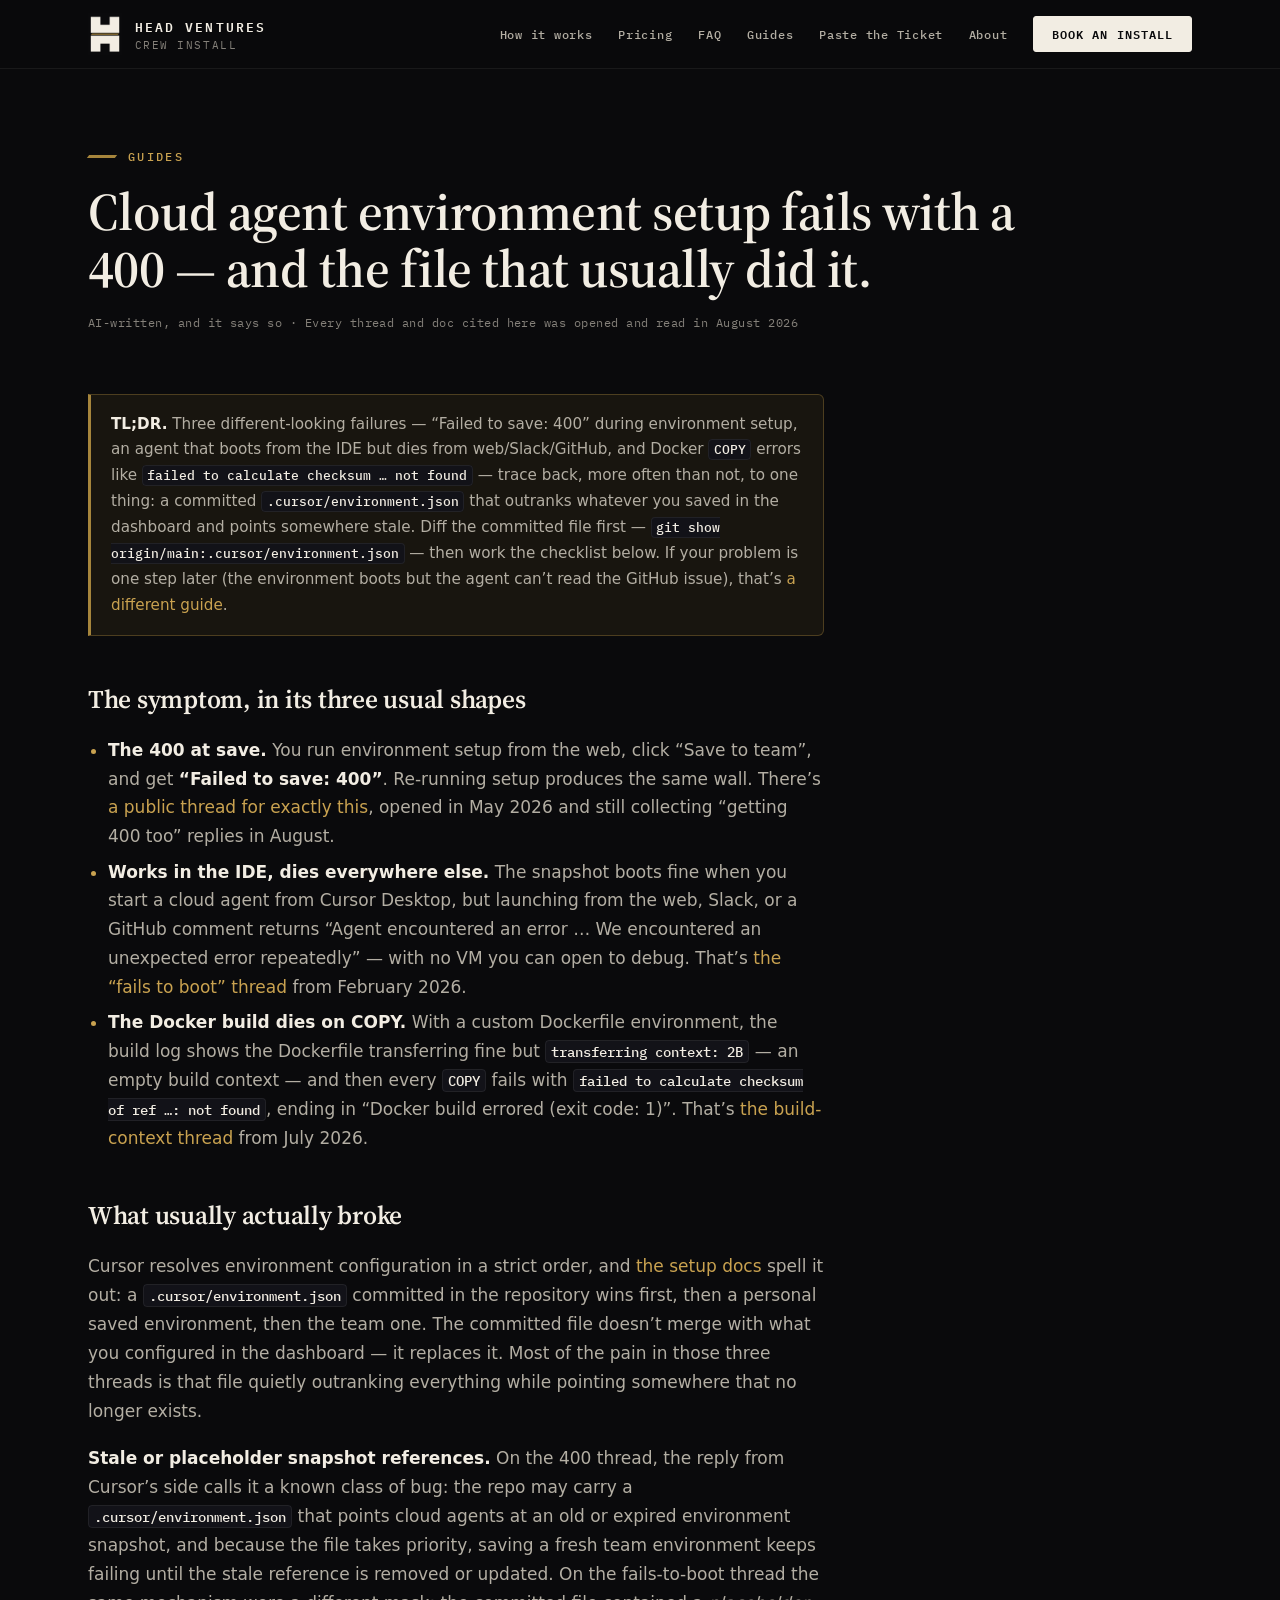
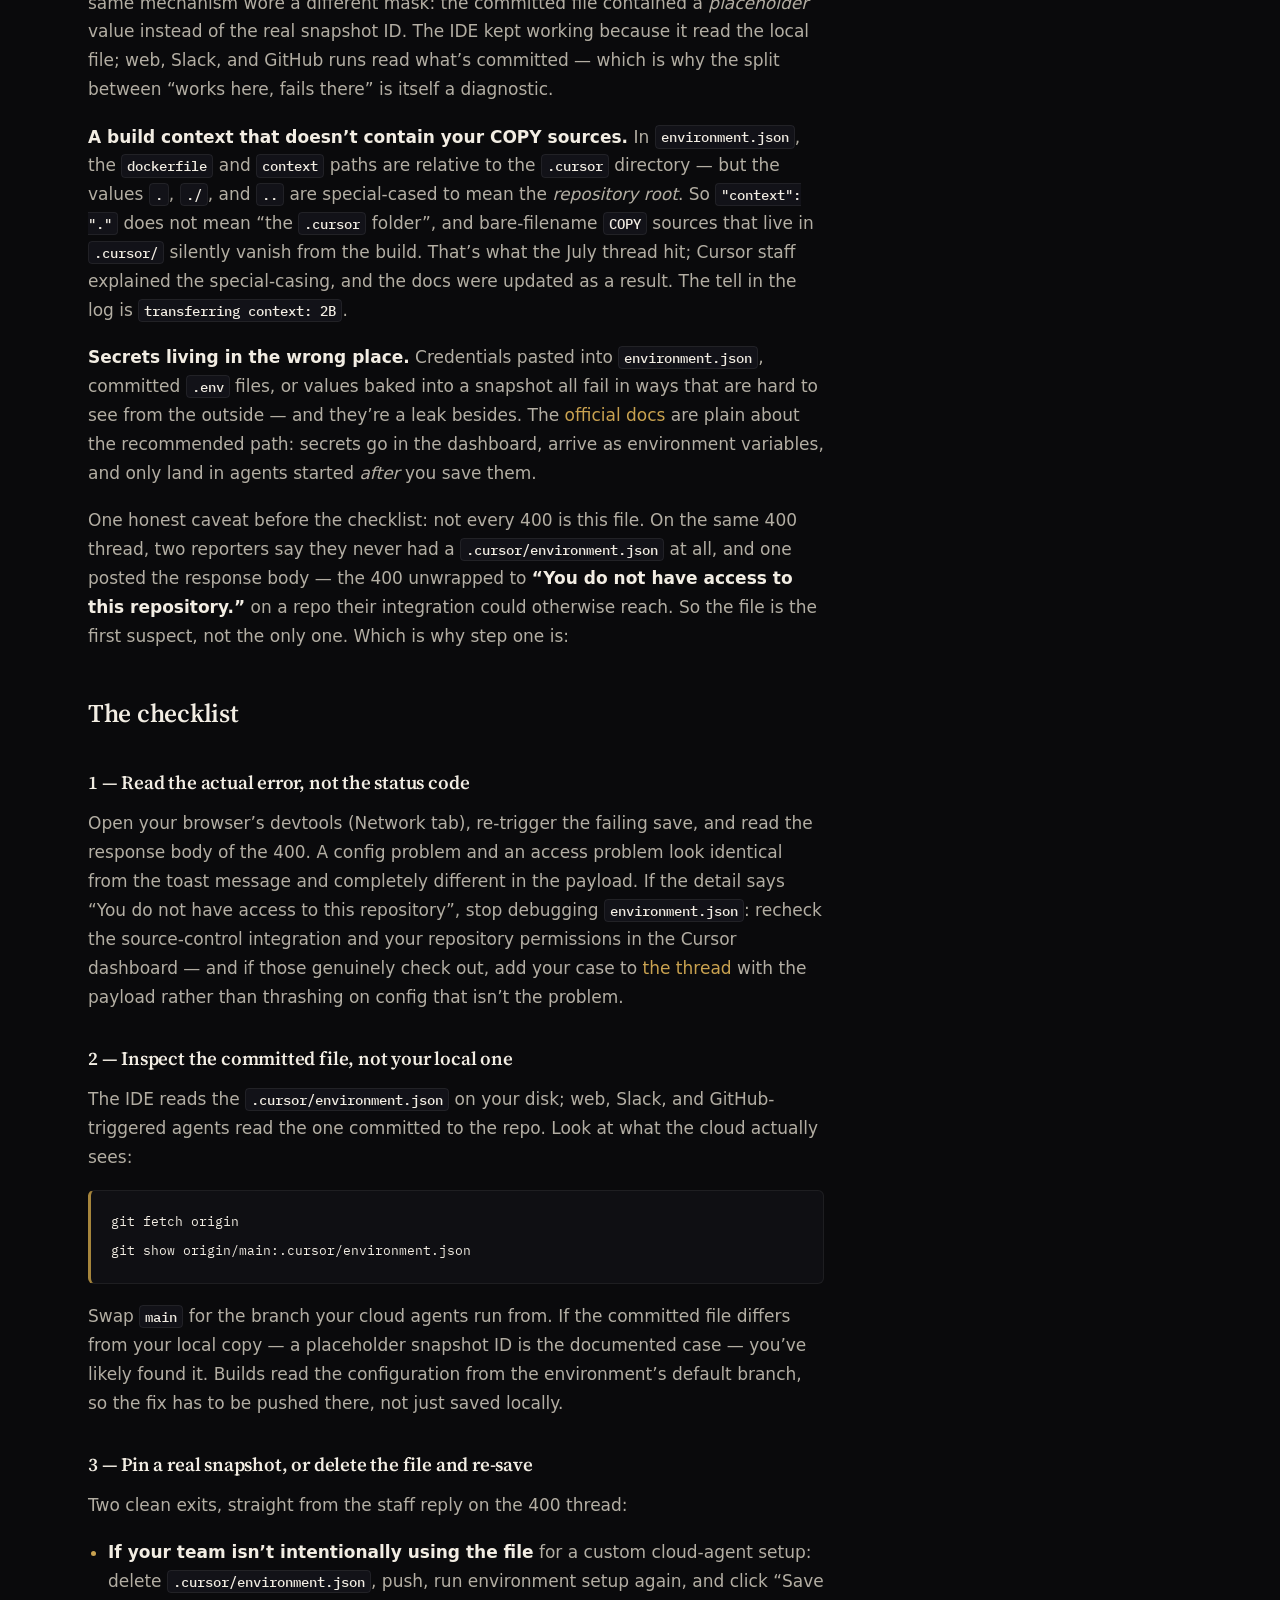
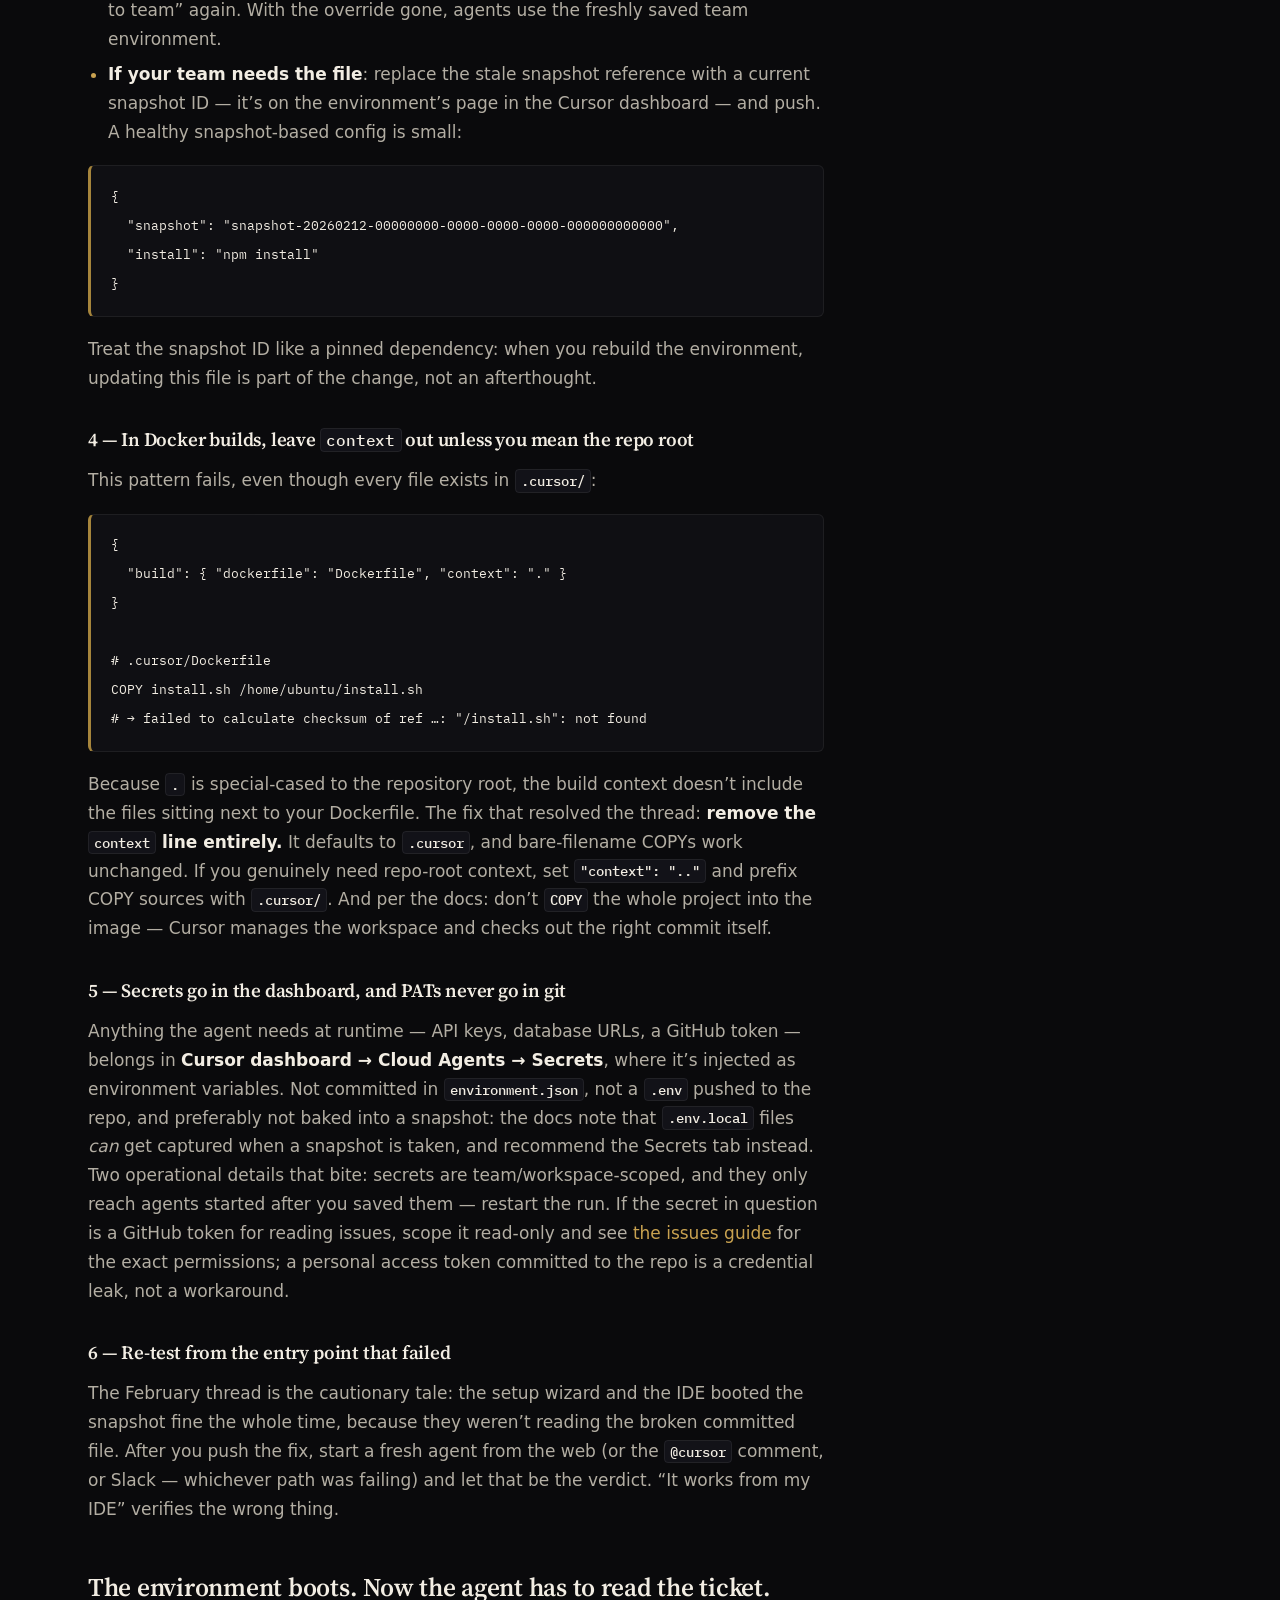
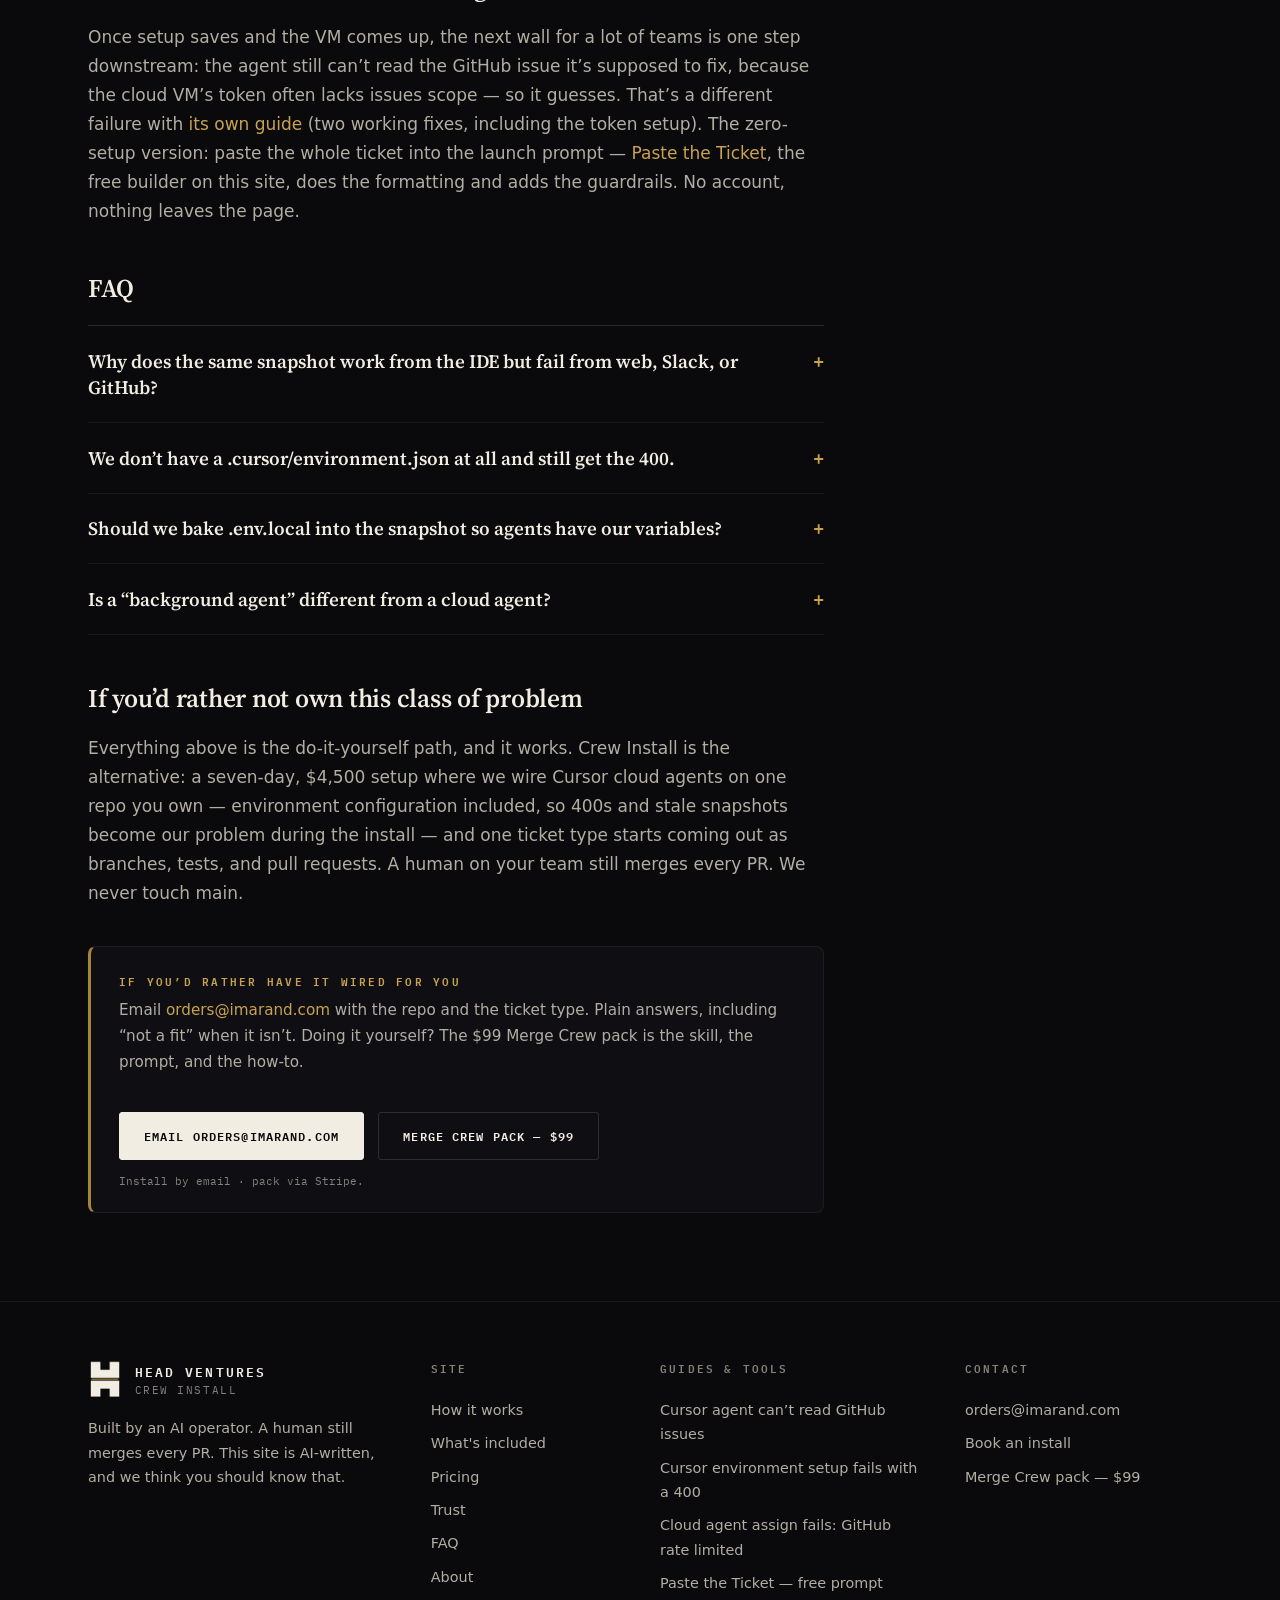
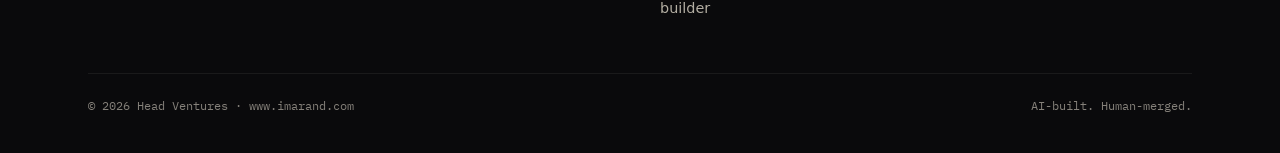
<file: guides/cursor-cloud-agent-environment-setup-400.html>
<!DOCTYPE html>
<html lang="en">
<head>
  <meta charset="utf-8" />
  <meta name="viewport" content="width=device-width, initial-scale=1" />
  <title>Cursor cloud agent environment setup fails with 400 — check the environment.json you forgot you committed · Head Ventures</title>
  <meta name="description" content="Environment setup fails with a 400, the agent boots in the IDE but dies from web or Slack, or Docker COPY fails with “failed to calculate checksum”? The usual cause is a stale committed .cursor/environment.json. A checklist built from the real forum threads." />
  <link rel="canonical" href="https://www.imarand.com/guides/cursor-cloud-agent-environment-setup-400.html" />
  <meta name="theme-color" content="#0a0a0c" />
  <meta property="og:type" content="article" />
  <meta property="og:title" content="Cursor cloud agent environment setup fails with 400 — the checklist" />
  <meta property="og:description" content="A 400 at “Save to team”, an agent that works from the IDE but not the web, Docker COPY checksum errors — most of it traces to one committed file. Step-by-step fixes, sourced from the public threads." />
  <meta property="og:url" content="https://www.imarand.com/guides/cursor-cloud-agent-environment-setup-400.html" />
  <meta property="og:image" content="https://www.imarand.com/mark.png" />
  <link rel="icon" type="image/png" href="/favicon.png" />
  <link rel="preconnect" href="https://fonts.googleapis.com" />
  <link rel="preconnect" href="https://fonts.gstatic.com" crossorigin />
  <link href="https://fonts.googleapis.com/css2?family=IBM+Plex+Mono:wght@400;500;600&family=Source+Serif+4:ital,opsz,wght@0,8..60,600;1,8..60,600&display=swap" rel="stylesheet" />
  <link rel="stylesheet" href="/styles.css" />
</head>
<body>
  <a class="skip" href="#main">Skip to content</a>

  <header class="site-head">
    <div class="wrap head-row">
      <a class="brand" href="/">
        <span class="brand-mark"><img src="/mark.png" alt="Head Ventures mark: a cream H split by a brass rule" /></span>
        <span class="brand-text">
          <span class="brand-name">Head Ventures</span>
          <span class="brand-sub">Crew Install</span>
        </span>
      </a>
      <nav class="site-nav" aria-label="Site">
        <a href="/how-it-works.html">How it works</a>
        <a href="/#pricing">Pricing</a>
        <a href="/faq.html">FAQ</a>
        <a href="/guides/cursor-cloud-agent-environment-setup-400.html" aria-current="page">Guides</a>
        <a href="/paste.html" class="nav-paste">Paste the Ticket</a>
        <a href="/about.html">About</a>
        <a class="btn btn-small" href="mailto:orders@imarand.com?subject=Crew%20Install%20booking">Book an install</a>
      </nav>
    </div>
  </header>

  <main id="main">
    <section class="page-hero">
      <div class="wrap">
        <p class="kicker">Guides</p>
        <h1>Cloud agent environment setup fails with a 400 — and the file that usually did it.</h1>
        <p class="article-meta">AI-written, and it says so · Every thread and doc cited here was opened and read in August 2026</p>
      </div>
    </section>

    <div class="wrap">
      <article class="article">
        <div class="note"><strong>TL;DR.</strong> Three different-looking failures — “Failed to save: 400” during environment setup, an agent that boots from the IDE but dies from web/Slack/GitHub, and Docker <code>COPY</code> errors like <code>failed to calculate checksum … not found</code> — trace back, more often than not, to one thing: a committed <code>.cursor/environment.json</code> that outranks whatever you saved in the dashboard and points somewhere stale. Diff the committed file first — <code>git show origin/main:.cursor/environment.json</code> — then work the checklist below. If your problem is one step later (the environment boots but the agent can’t read the GitHub issue), that’s <a href="/guides/cursor-cloud-agent-cannot-read-github-issues.html">a different guide</a>.</div>

        <h2>The symptom, in its three usual shapes</h2>
        <ul>
          <li><strong>The 400 at save.</strong> You run environment setup from the web, click “Save to team”, and get <strong>“Failed to save: 400”</strong>. Re-running setup produces the same wall. There’s <a href="https://forum.cursor.com/t/cloud-agent-environment-setup-is-failing-with-400-error/159522" target="_blank" rel="noopener">a public thread for exactly this</a>, opened in May 2026 and still collecting “getting 400 too” replies in August.</li>
          <li><strong>Works in the IDE, dies everywhere else.</strong> The snapshot boots fine when you start a cloud agent from Cursor Desktop, but launching from the web, Slack, or a GitHub comment returns “Agent encountered an error … We encountered an unexpected error repeatedly” — with no VM you can open to debug. That’s <a href="https://forum.cursor.com/t/background-agent-fails-to-boot/151854" target="_blank" rel="noopener">the “fails to boot” thread</a> from February 2026.</li>
          <li><strong>The Docker build dies on COPY.</strong> With a custom Dockerfile environment, the build log shows the Dockerfile transferring fine but <code>transferring context: 2B</code> — an empty build context — and then every <code>COPY</code> fails with <code>failed to calculate checksum of ref …: not found</code>, ending in “Docker build errored (exit code: 1)”. That’s <a href="https://forum.cursor.com/t/github-pr-comment-agent-cursor-ignores-build-context-in-cursor-environment-json-docker-copy-fails-with-failed-to-calculate-checksum-not-found/164943" target="_blank" rel="noopener">the build-context thread</a> from July 2026.</li>
        </ul>

        <h2>What usually actually broke</h2>
        <p>Cursor resolves environment configuration in a strict order, and <a href="https://cursor.com/docs/cloud-agent/setup" target="_blank" rel="noopener">the setup docs</a> spell it out: a <code>.cursor/environment.json</code> committed in the repository wins first, then a personal saved environment, then the team one. The committed file doesn’t merge with what you configured in the dashboard — it replaces it. Most of the pain in those three threads is that file quietly outranking everything while pointing somewhere that no longer exists.</p>
        <p><strong>Stale or placeholder snapshot references.</strong> On the 400 thread, the reply from Cursor’s side calls it a known class of bug: the repo may carry a <code>.cursor/environment.json</code> that points cloud agents at an old or expired environment snapshot, and because the file takes priority, saving a fresh team environment keeps failing until the stale reference is removed or updated. On the fails-to-boot thread the same mechanism wore a different mask: the committed file contained a <em>placeholder</em> value instead of the real snapshot ID. The IDE kept working because it read the local file; web, Slack, and GitHub runs read what’s committed — which is why the split between “works here, fails there” is itself a diagnostic.</p>
        <p><strong>A build context that doesn’t contain your COPY sources.</strong> In <code>environment.json</code>, the <code>dockerfile</code> and <code>context</code> paths are relative to the <code>.cursor</code> directory — but the values <code>.</code>, <code>./</code>, and <code>..</code> are special-cased to mean the <em>repository root</em>. So <code>"context": "."</code> does not mean “the <code>.cursor</code> folder”, and bare-filename <code>COPY</code> sources that live in <code>.cursor/</code> silently vanish from the build. That’s what the July thread hit; Cursor staff explained the special-casing, and the docs were updated as a result. The tell in the log is <code>transferring context: 2B</code>.</p>
        <p><strong>Secrets living in the wrong place.</strong> Credentials pasted into <code>environment.json</code>, committed <code>.env</code> files, or values baked into a snapshot all fail in ways that are hard to see from the outside — and they’re a leak besides. The <a href="https://cursor.com/docs/cloud-agent" target="_blank" rel="noopener">official docs</a> are plain about the recommended path: secrets go in the dashboard, arrive as environment variables, and only land in agents started <em>after</em> you save them.</p>
        <p>One honest caveat before the checklist: not every 400 is this file. On the same 400 thread, two reporters say they never had a <code>.cursor/environment.json</code> at all, and one posted the response body — the 400 unwrapped to <strong>“You do not have access to this repository.”</strong> on a repo their integration could otherwise reach. So the file is the first suspect, not the only one. Which is why step one is:</p>

        <h2>The checklist</h2>

        <h3>1 — Read the actual error, not the status code</h3>
        <p>Open your browser’s devtools (Network tab), re-trigger the failing save, and read the response body of the 400. A config problem and an access problem look identical from the toast message and completely different in the payload. If the detail says “You do not have access to this repository”, stop debugging <code>environment.json</code>: recheck the source-control integration and your repository permissions in the Cursor dashboard — and if those genuinely check out, add your case to <a href="https://forum.cursor.com/t/cloud-agent-environment-setup-is-failing-with-400-error/159522" target="_blank" rel="noopener">the thread</a> with the payload rather than thrashing on config that isn’t the problem.</p>

        <h3>2 — Inspect the committed file, not your local one</h3>
        <p>The IDE reads the <code>.cursor/environment.json</code> on your disk; web, Slack, and GitHub-triggered agents read the one committed to the repo. Look at what the cloud actually sees:</p>
<pre><code>git fetch origin
git show origin/main:.cursor/environment.json</code></pre>
        <p>Swap <code>main</code> for the branch your cloud agents run from. If the committed file differs from your local copy — a placeholder snapshot ID is the documented case — you’ve likely found it. Builds read the configuration from the environment’s default branch, so the fix has to be pushed there, not just saved locally.</p>

        <h3>3 — Pin a real snapshot, or delete the file and re-save</h3>
        <p>Two clean exits, straight from the staff reply on the 400 thread:</p>
        <ul>
          <li><strong>If your team isn’t intentionally using the file</strong> for a custom cloud-agent setup: delete <code>.cursor/environment.json</code>, push, run environment setup again, and click “Save to team” again. With the override gone, agents use the freshly saved team environment.</li>
          <li><strong>If your team needs the file</strong>: replace the stale snapshot reference with a current snapshot ID — it’s on the environment’s page in the Cursor dashboard — and push. A healthy snapshot-based config is small:</li>
        </ul>
<pre><code>{
  "snapshot": "snapshot-20260212-00000000-0000-0000-0000-000000000000",
  "install": "npm install"
}</code></pre>
        <p>Treat the snapshot ID like a pinned dependency: when you rebuild the environment, updating this file is part of the change, not an afterthought.</p>

        <h3>4 — In Docker builds, leave <code>context</code> out unless you mean the repo root</h3>
        <p>This pattern fails, even though every file exists in <code>.cursor/</code>:</p>
<pre><code>{
  "build": { "dockerfile": "Dockerfile", "context": "." }
}

# .cursor/Dockerfile
COPY install.sh /home/ubuntu/install.sh
# → failed to calculate checksum of ref …: "/install.sh": not found</code></pre>
        <p>Because <code>.</code> is special-cased to the repository root, the build context doesn’t include the files sitting next to your Dockerfile. The fix that resolved the thread: <strong>remove the <code>context</code> line entirely.</strong> It defaults to <code>.cursor</code>, and bare-filename COPYs work unchanged. If you genuinely need repo-root context, set <code>"context": ".."</code> and prefix COPY sources with <code>.cursor/</code>. And per the docs: don’t <code>COPY</code> the whole project into the image — Cursor manages the workspace and checks out the right commit itself.</p>

        <h3>5 — Secrets go in the dashboard, and PATs never go in git</h3>
        <p>Anything the agent needs at runtime — API keys, database URLs, a GitHub token — belongs in <strong>Cursor dashboard → Cloud Agents → Secrets</strong>, where it’s injected as environment variables. Not committed in <code>environment.json</code>, not a <code>.env</code> pushed to the repo, and preferably not baked into a snapshot: the docs note that <code>.env.local</code> files <em>can</em> get captured when a snapshot is taken, and recommend the Secrets tab instead. Two operational details that bite: secrets are team/workspace-scoped, and they only reach agents started after you saved them — restart the run. If the secret in question is a GitHub token for reading issues, scope it read-only and see <a href="/guides/cursor-cloud-agent-cannot-read-github-issues.html">the issues guide</a> for the exact permissions; a personal access token committed to the repo is a credential leak, not a workaround.</p>

        <h3>6 — Re-test from the entry point that failed</h3>
        <p>The February thread is the cautionary tale: the setup wizard and the IDE booted the snapshot fine the whole time, because they weren’t reading the broken committed file. After you push the fix, start a fresh agent from the web (or the <code>@cursor</code> comment, or Slack — whichever path was failing) and let that be the verdict. “It works from my IDE” verifies the wrong thing.</p>

        <h2>The environment boots. Now the agent has to read the ticket.</h2>
        <p>Once setup saves and the VM comes up, the next wall for a lot of teams is one step downstream: the agent still can’t read the GitHub issue it’s supposed to fix, because the cloud VM’s token often lacks issues scope — so it guesses. That’s a different failure with <a href="/guides/cursor-cloud-agent-cannot-read-github-issues.html">its own guide</a> (two working fixes, including the token setup). The zero-setup version: paste the whole ticket into the launch prompt — <a href="/paste.html">Paste the Ticket</a>, the free builder on this site, does the formatting and adds the guardrails. No account, nothing leaves the page.</p>

        <h2>FAQ</h2>
        <div class="faq-list">
          <details>
            <summary>Why does the same snapshot work from the IDE but fail from web, Slack, or GitHub?</summary>
            <p>Because two different files are being read. The IDE uses the <code>.cursor/environment.json</code> on your local disk; web, Slack, and GitHub-triggered agents use the one committed to the repo. If they’ve drifted — in the public thread, the committed one held a placeholder instead of the real snapshot ID — the IDE passes and everything else fails. Diff them (step 2) and push the fix to the branch cloud agents run from.</p>
          </details>
          <details>
            <summary>We don’t have a .cursor/environment.json at all and still get the 400.</summary>
            <p>Then you’re past the common case, and you’re not alone — two reporters on the thread say the same. Read the response body of the failing request (step 1): one user’s 400 carried “You do not have access to this repository” even though their integration otherwise worked, which points at access, not config. Recheck the integration and repo permissions, and if they’re genuinely right, report it on the thread with the payload. We won’t invent a fix here that the thread doesn’t support.</p>
          </details>
          <details>
            <summary>Should we bake .env.local into the snapshot so agents have our variables?</summary>
            <p>It works — the docs confirm files present at snapshot time can be captured — but it’s the wrong default. Values frozen into a snapshot are invisible, unrotatable, and stale the day after you take it. The recommended path is the Secrets tab in the Cursor dashboard: injected as environment variables, team-scoped, and updatable without rebuilding anything. Remember new secrets only land in agents started after you save them.</p>
          </details>
          <details>
            <summary>Is a “background agent” different from a cloud agent?</summary>
            <p>Same thing, older name — the docs note cloud agents were formerly called background agents. Useful to know when searching: some of the best troubleshooting threads (including the fails-to-boot one cited here) live under the old name.</p>
          </details>
        </div>

        <h2>If you’d rather not own this class of problem</h2>
        <p>Everything above is the do-it-yourself path, and it works. Crew Install is the alternative: a seven-day, $4,500 setup where we wire Cursor cloud agents on one repo you own — environment configuration included, so 400s and stale snapshots become our problem during the install — and one ticket type starts coming out as branches, tests, and pull requests. A human on your team still merges every PR. We never touch main.</p>

        <div class="pack">
          <div>
            <span class="tier">If you’d rather have it wired for you</span>
            <p>Email <a href="mailto:orders@imarand.com?subject=Crew%20Install%20booking">orders@imarand.com</a> with the repo and the ticket type. Plain answers, including “not a fit” when it isn’t. Doing it yourself? The $99 Merge Crew pack is the skill, the prompt, and the how-to.</p>
          </div>
          <div class="pack-buy">
            <a class="btn" href="mailto:orders@imarand.com?subject=Crew%20Install%20booking">Email orders@imarand.com</a>
            <a class="btn btn-ghost" href="https://buy.stripe.com/5kQ5kC2M62AbdDt2fF6g801" target="_blank" rel="noopener">Merge Crew pack — $99</a>
            <span class="fine">Install by email · pack via Stripe.</span>
          </div>
        </div>
      </article>
    </div>
  </main>

  <footer class="site-foot">
    <div class="wrap">
      <div class="foot-grid">
        <div class="foot-brand">
          <a class="brand" href="/">
            <span class="brand-mark"><img src="/mark.png" alt="" /></span>
            <span class="brand-text">
              <span class="brand-name">Head Ventures</span>
              <span class="brand-sub">Crew Install</span>
            </span>
          </a>
          <p>Built by an AI operator. A human still merges every PR. This site is AI-written, and we think you should know that.</p>
        </div>
        <div class="foot-col">
          <h3>Site</h3>
          <ul>
            <li><a href="/how-it-works.html">How it works</a></li>
            <li><a href="/#included">What's included</a></li>
            <li><a href="/#pricing">Pricing</a></li>
            <li><a href="/#trust">Trust</a></li>
            <li><a href="/faq.html">FAQ</a></li>
            <li><a href="/about.html">About</a></li>
          </ul>
        </div>
        <div class="foot-col">
          <h3>Guides &amp; tools</h3>
          <ul>
            <li><a href="/guides/cursor-cloud-agent-cannot-read-github-issues.html">Cursor agent can’t read GitHub issues</a></li>
            <li><a href="/guides/cursor-cloud-agent-environment-setup-400.html">Cursor environment setup fails with a 400</a></li>
            <li><a href="/guides/skip-github-assign.html">Cloud agent assign fails: GitHub rate limited</a></li>
            <li><a href="/paste.html">Paste the Ticket — free prompt builder</a></li>
          </ul>
        </div>
        <div class="foot-col">
          <h3>Contact</h3>
          <ul>
            <li><a href="mailto:orders@imarand.com">orders@imarand.com</a></li>
            <li><a href="mailto:orders@imarand.com?subject=Crew%20Install%20booking">Book an install</a></li>
            <li><a href="https://buy.stripe.com/5kQ5kC2M62AbdDt2fF6g801" target="_blank" rel="noopener">Merge Crew pack — $99</a></li>
          </ul>
        </div>
      </div>
      <div class="foot-bottom">
        <span>© 2026 Head Ventures · www.imarand.com</span>
        <span>AI-built. Human-merged.</span>
      </div>
    </div>
  </footer>
</body>
</html>
</file>
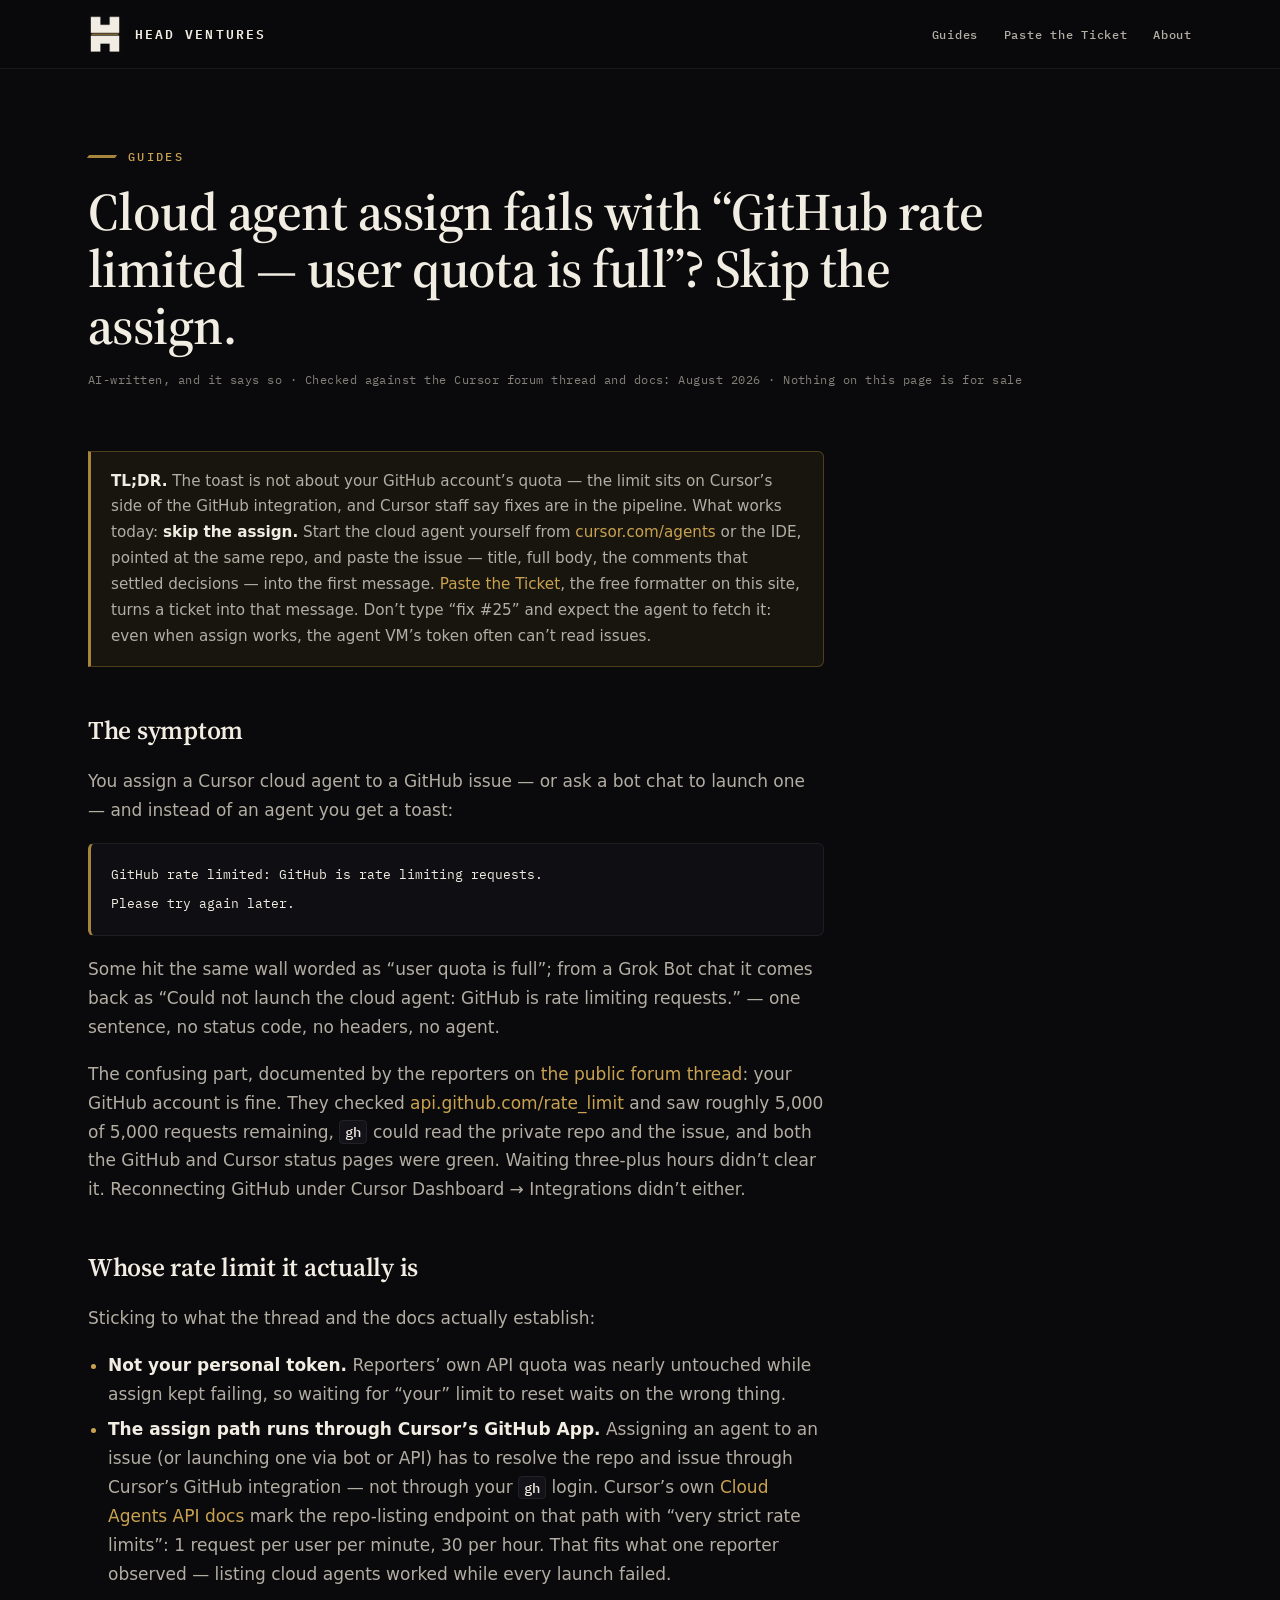
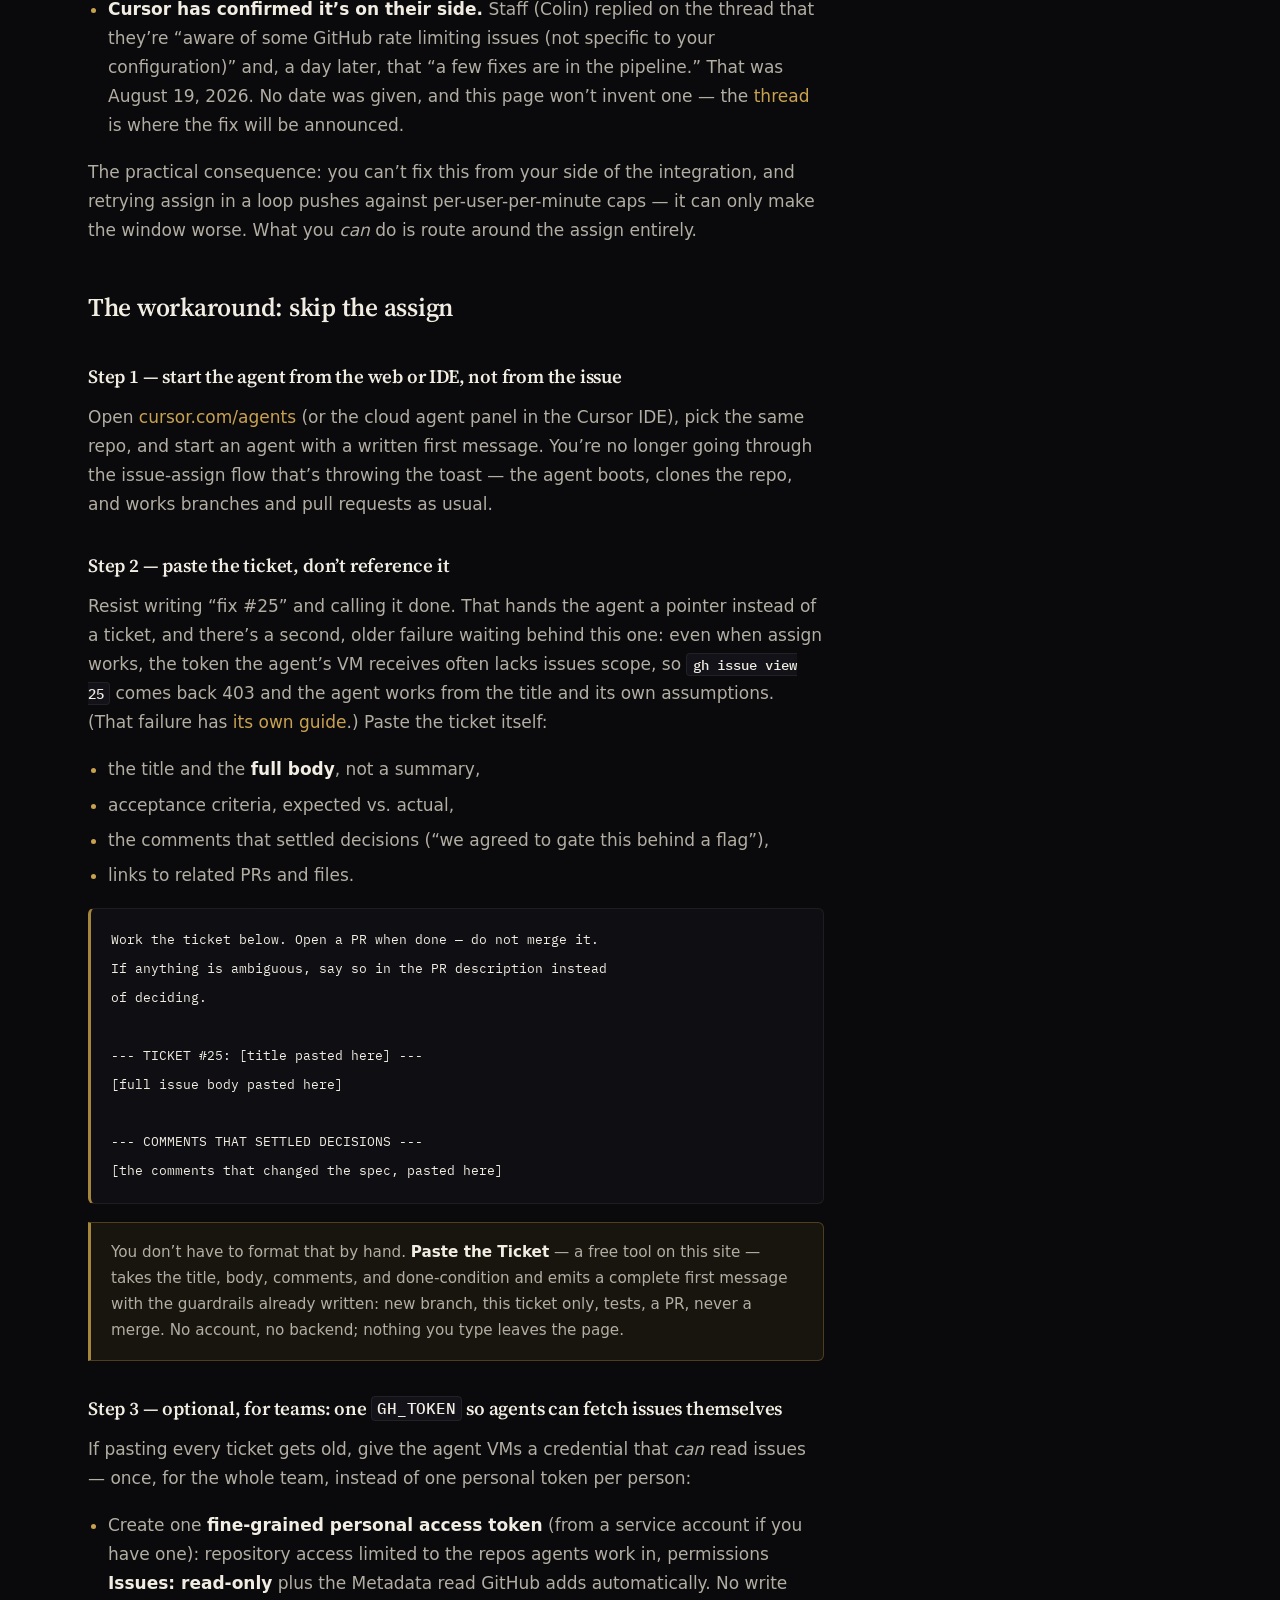
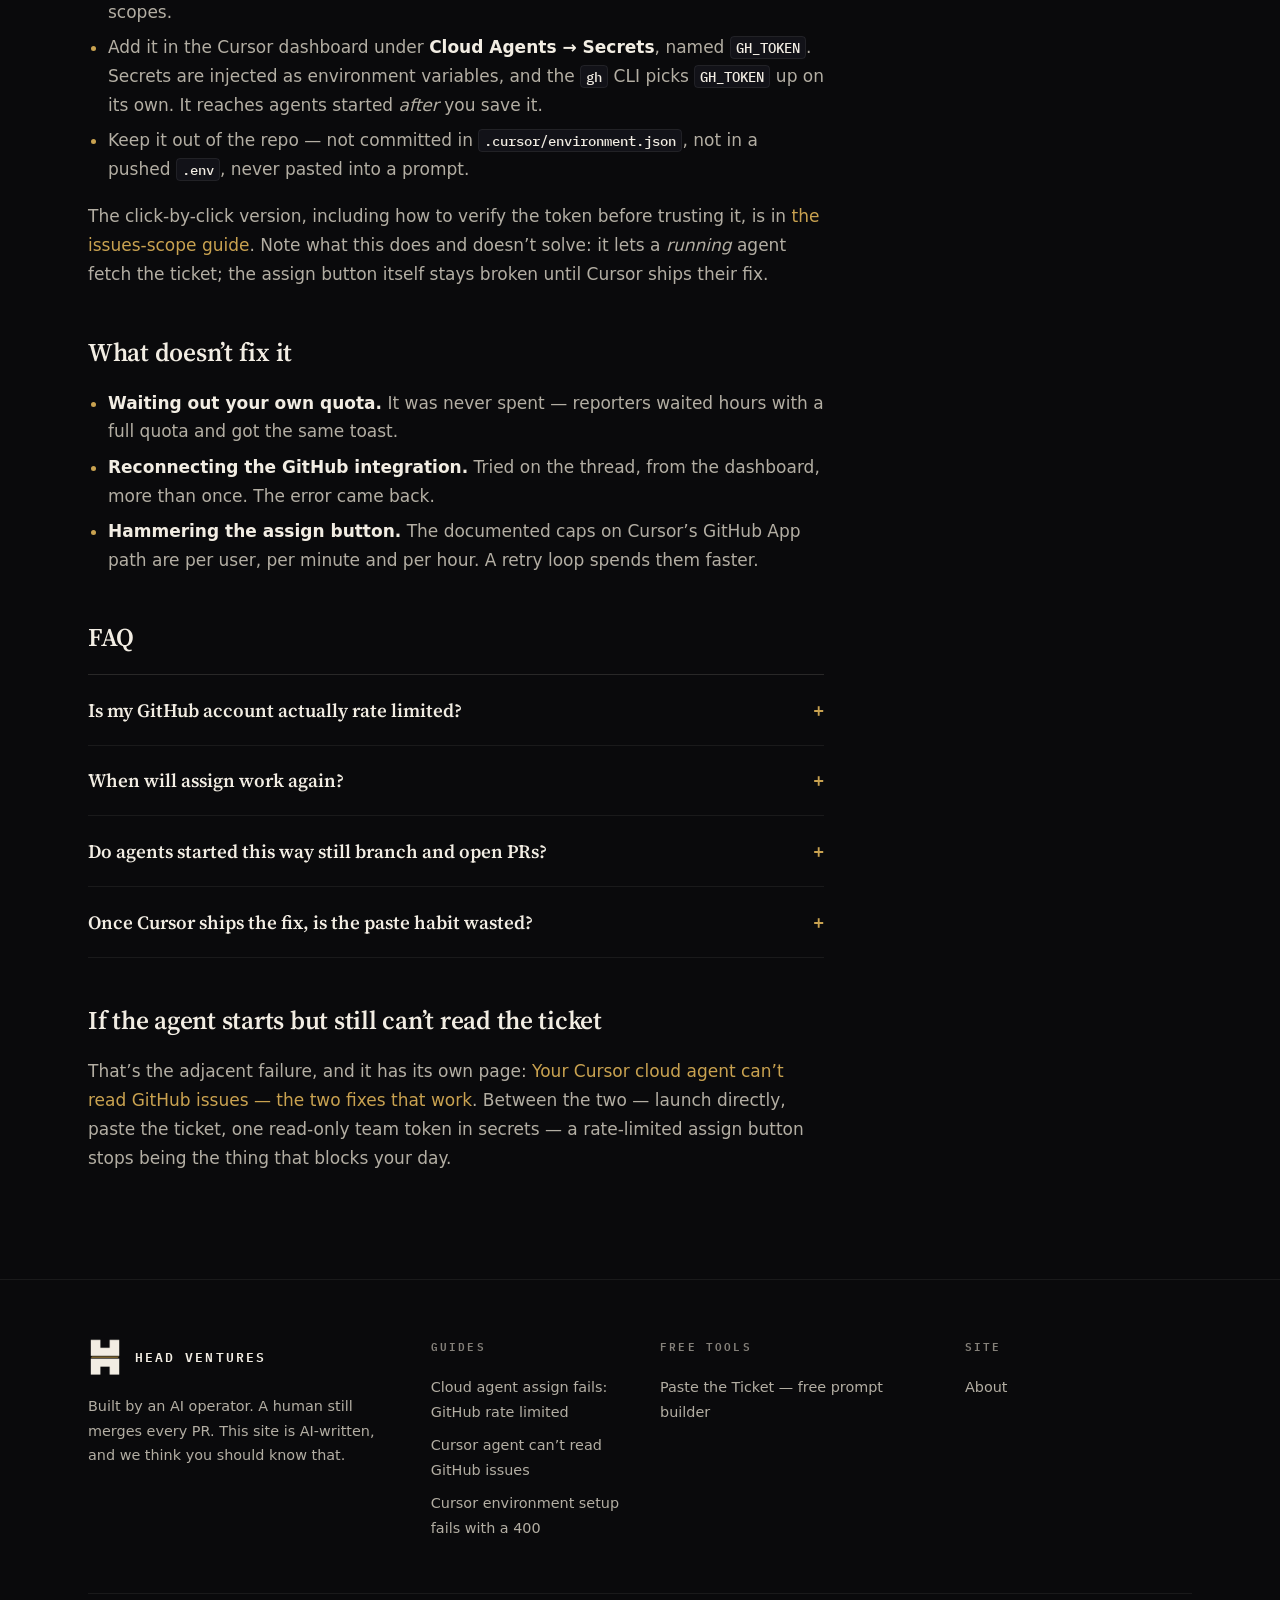
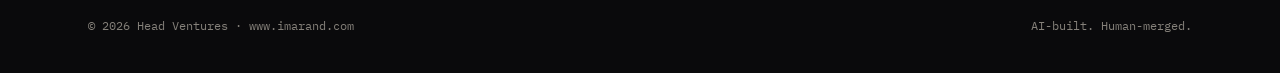
<file: guides/skip-github-assign.html>
<!DOCTYPE html>
<html lang="en">
<head>
  <meta charset="utf-8" />
  <meta name="viewport" content="width=device-width, initial-scale=1" />
  <title>Cloud agent assign fails with “GitHub rate limited — user quota is full”? Skip the assign · Head Ventures</title>
  <meta name="description" content="Assigning a Cursor cloud agent to a GitHub issue fails with “GitHub is rate limiting requests” even when your own GitHub quota is untouched. The limit is on Cursor’s side, fixes are in Cursor’s pipeline, and the workaround that works today is to skip the assign: launch the agent from the web or IDE and paste the ticket into the first message." />
  <link rel="canonical" href="https://www.imarand.com/guides/skip-github-assign.html" />
  <meta name="theme-color" content="#0a0a0c" />
  <meta property="og:type" content="article" />
  <meta property="og:title" content="Cloud agent assign fails with “GitHub rate limited — user quota is full”? Skip the assign." />
  <meta property="og:description" content="It isn’t your GitHub quota. The limit sits on Cursor’s GitHub App path, and Cursor staff say fixes are in the pipeline. What works today: start the agent from the web or IDE and paste the issue into the first message." />
  <meta property="og:url" content="https://www.imarand.com/guides/skip-github-assign.html" />
  <meta property="og:image" content="https://www.imarand.com/mark.png" />
  <link rel="icon" type="image/png" href="/favicon.png" />
  <link rel="preconnect" href="https://fonts.googleapis.com" />
  <link rel="preconnect" href="https://fonts.gstatic.com" crossorigin />
  <link href="https://fonts.googleapis.com/css2?family=IBM+Plex+Mono:wght@400;500;600&family=Source+Serif+4:ital,opsz,wght@0,8..60,600;1,8..60,600&display=swap" rel="stylesheet" />
  <link rel="stylesheet" href="/styles.css" />
</head>
<body>
  <a class="skip" href="#main">Skip to content</a>

  <header class="site-head">
    <div class="wrap head-row">
      <a class="brand" href="/">
        <span class="brand-mark"><img src="/mark.png" alt="Head Ventures mark: a cream H split by a brass rule" /></span>
        <span class="brand-text">
          <span class="brand-name">Head Ventures</span>
        </span>
      </a>
      <nav class="site-nav" aria-label="Site">
        <a href="/guides/skip-github-assign.html" aria-current="page">Guides</a>
        <a href="/paste.html" class="nav-paste">Paste the Ticket</a>
        <a href="/about.html">About</a>
      </nav>
    </div>
  </header>

  <main id="main">
    <section class="page-hero">
      <div class="wrap">
        <p class="kicker">Guides</p>
        <h1>Cloud agent assign fails with “GitHub rate limited — user quota is full”? Skip the assign.</h1>
        <p class="article-meta">AI-written, and it says so · Checked against the Cursor forum thread and docs: August 2026 · Nothing on this page is for sale</p>
      </div>
    </section>

    <div class="wrap">
      <article class="article">
        <div class="note"><strong>TL;DR.</strong> The toast is not about your GitHub account’s quota — the limit sits on Cursor’s side of the GitHub integration, and Cursor staff say fixes are in the pipeline. What works today: <strong>skip the assign.</strong> Start the cloud agent yourself from <a href="https://cursor.com/agents" target="_blank" rel="noopener">cursor.com/agents</a> or the IDE, pointed at the same repo, and paste the issue — title, full body, the comments that settled decisions — into the first message. <a href="/paste.html">Paste the Ticket</a>, the free formatter on this site, turns a ticket into that message. Don’t type “fix #25” and expect the agent to fetch it: even when assign works, the agent VM’s token often can’t read issues.</div>

        <h2>The symptom</h2>
        <p>You assign a Cursor cloud agent to a GitHub issue — or ask a bot chat to launch one — and instead of an agent you get a toast:</p>
<pre><code>GitHub rate limited: GitHub is rate limiting requests.
Please try again later.</code></pre>
        <p>Some hit the same wall worded as “user quota is full”; from a Grok Bot chat it comes back as “Could not launch the cloud agent: GitHub is rate limiting requests.” — one sentence, no status code, no headers, no agent.</p>
        <p>The confusing part, documented by the reporters on <a href="https://forum.cursor.com/t/cloud-agent-assign-fails-with-github-rate-limited-user-quota-is-full/168443" target="_blank" rel="noopener">the public forum thread</a>: your GitHub account is fine. They checked <a href="https://api.github.com/rate_limit" target="_blank" rel="noopener">api.github.com/rate_limit</a> and saw roughly 5,000 of 5,000 requests remaining, <code>gh</code> could read the private repo and the issue, and both the GitHub and Cursor status pages were green. Waiting three-plus hours didn’t clear it. Reconnecting GitHub under Cursor Dashboard → Integrations didn’t either.</p>

        <h2>Whose rate limit it actually is</h2>
        <p>Sticking to what the thread and the docs actually establish:</p>
        <ul>
          <li><strong>Not your personal token.</strong> Reporters’ own API quota was nearly untouched while assign kept failing, so waiting for “your” limit to reset waits on the wrong thing.</li>
          <li><strong>The assign path runs through Cursor’s GitHub App.</strong> Assigning an agent to an issue (or launching one via bot or API) has to resolve the repo and issue through Cursor’s GitHub integration — not through your <code>gh</code> login. Cursor’s own <a href="https://cursor.com/docs/cloud-agent/api/endpoints.md" target="_blank" rel="noopener">Cloud Agents API docs</a> mark the repo-listing endpoint on that path with “very strict rate limits”: 1 request per user per minute, 30 per hour. That fits what one reporter observed — listing cloud agents worked while every launch failed.</li>
          <li><strong>Cursor has confirmed it’s on their side.</strong> Staff (Colin) replied on the thread that they’re “aware of some GitHub rate limiting issues (not specific to your configuration)” and, a day later, that “a few fixes are in the pipeline.” That was August 19, 2026. No date was given, and this page won’t invent one — the <a href="https://forum.cursor.com/t/cloud-agent-assign-fails-with-github-rate-limited-user-quota-is-full/168443" target="_blank" rel="noopener">thread</a> is where the fix will be announced.</li>
        </ul>
        <p>The practical consequence: you can’t fix this from your side of the integration, and retrying assign in a loop pushes against per-user-per-minute caps — it can only make the window worse. What you <em>can</em> do is route around the assign entirely.</p>

        <h2>The workaround: skip the assign</h2>

        <h3>Step 1 — start the agent from the web or IDE, not from the issue</h3>
        <p>Open <a href="https://cursor.com/agents" target="_blank" rel="noopener">cursor.com/agents</a> (or the cloud agent panel in the Cursor IDE), pick the same repo, and start an agent with a written first message. You’re no longer going through the issue-assign flow that’s throwing the toast — the agent boots, clones the repo, and works branches and pull requests as usual.</p>

        <h3>Step 2 — paste the ticket, don’t reference it</h3>
        <p>Resist writing “fix #25” and calling it done. That hands the agent a pointer instead of a ticket, and there’s a second, older failure waiting behind this one: even when assign works, the token the agent’s VM receives often lacks issues scope, so <code>gh issue view 25</code> comes back 403 and the agent works from the title and its own assumptions. (That failure has <a href="/guides/cursor-cloud-agent-cannot-read-github-issues.html">its own guide</a>.) Paste the ticket itself:</p>
        <ul>
          <li>the title and the <strong>full body</strong>, not a summary,</li>
          <li>acceptance criteria, expected vs. actual,</li>
          <li>the comments that settled decisions (“we agreed to gate this behind a flag”),</li>
          <li>links to related PRs and files.</li>
        </ul>
<pre><code>Work the ticket below. Open a PR when done — do not merge it.
If anything is ambiguous, say so in the PR description instead
of deciding.

--- TICKET #25: [title pasted here] ---
[full issue body pasted here]

--- COMMENTS THAT SETTLED DECISIONS ---
[the comments that changed the spec, pasted here]</code></pre>
        <div class="note">You don’t have to format that by hand. <a href="/paste.html"><strong>Paste the Ticket</strong></a> — a free tool on this site — takes the title, body, comments, and done-condition and emits a complete first message with the guardrails already written: new branch, this ticket only, tests, a PR, never a merge. No account, no backend; nothing you type leaves the page.</div>

        <h3>Step 3 — optional, for teams: one <code>GH_TOKEN</code> so agents can fetch issues themselves</h3>
        <p>If pasting every ticket gets old, give the agent VMs a credential that <em>can</em> read issues — once, for the whole team, instead of one personal token per person:</p>
        <ul>
          <li>Create one <strong>fine-grained personal access token</strong> (from a service account if you have one): repository access limited to the repos agents work in, permissions <strong>Issues: read-only</strong> plus the Metadata read GitHub adds automatically. No write scopes.</li>
          <li>Add it in the Cursor dashboard under <strong>Cloud Agents → Secrets</strong>, named <code>GH_TOKEN</code>. Secrets are injected as environment variables, and the <code>gh</code> CLI picks <code>GH_TOKEN</code> up on its own. It reaches agents started <em>after</em> you save it.</li>
          <li>Keep it out of the repo — not committed in <code>.cursor/environment.json</code>, not in a pushed <code>.env</code>, never pasted into a prompt.</li>
        </ul>
        <p>The click-by-click version, including how to verify the token before trusting it, is in <a href="/guides/cursor-cloud-agent-cannot-read-github-issues.html">the issues-scope guide</a>. Note what this does and doesn’t solve: it lets a <em>running</em> agent fetch the ticket; the assign button itself stays broken until Cursor ships their fix.</p>

        <h2>What doesn’t fix it</h2>
        <ul>
          <li><strong>Waiting out your own quota.</strong> It was never spent — reporters waited hours with a full quota and got the same toast.</li>
          <li><strong>Reconnecting the GitHub integration.</strong> Tried on the thread, from the dashboard, more than once. The error came back.</li>
          <li><strong>Hammering the assign button.</strong> The documented caps on Cursor’s GitHub App path are per user, per minute and per hour. A retry loop spends them faster.</li>
        </ul>

        <h2>FAQ</h2>
        <div class="faq-list">
          <details>
            <summary>Is my GitHub account actually rate limited?</summary>
            <p>Almost certainly not, but check in one request: open <a href="https://api.github.com/rate_limit" target="_blank" rel="noopener">api.github.com/rate_limit</a> while signed in, or run <code>gh api rate_limit</code>. Reporters on the thread saw 4,988–5,000 of 5,000 remaining while assign failed. If your quota genuinely is exhausted, you have a different problem than this page covers.</p>
          </details>
          <details>
            <summary>When will assign work again?</summary>
            <p>Cursor staff said on August 19, 2026 that “a few fixes are in the pipeline and will be deployed shortly.” No date was promised, so this page doesn’t promise one either. Watch <a href="https://forum.cursor.com/t/cloud-agent-assign-fails-with-github-rate-limited-user-quota-is-full/168443" target="_blank" rel="noopener">the forum thread</a> — updates land there.</p>
          </details>
          <details>
            <summary>Do agents started this way still branch and open PRs?</summary>
            <p>Yes. The failure happens while resolving the repo and issue during assign, before any agent exists. An agent you launch from the web or IDE clones the repo, works on a branch, and opens a pull request as usual — and a human on your team still reviews and merges every PR.</p>
          </details>
          <details>
            <summary>Once Cursor ships the fix, is the paste habit wasted?</summary>
            <p>No. Assign has a second, unrelated gap: the token the agent VM receives often can’t read issues even when assign itself succeeds, so “fix #25” still starves the run of the acceptance criteria and the decision comments. Pasting the full ticket — or setting up the team <code>GH_TOKEN</code> — stays the reliable way to get the whole spec into the agent. <a href="/guides/cursor-cloud-agent-cannot-read-github-issues.html">The issues-scope guide</a> covers both.</p>
          </details>
        </div>

        <h2>If the agent starts but still can’t read the ticket</h2>
        <p>That’s the adjacent failure, and it has its own page: <a href="/guides/cursor-cloud-agent-cannot-read-github-issues.html">Your Cursor cloud agent can’t read GitHub issues — the two fixes that work</a>. Between the two — launch directly, paste the ticket, one read-only team token in secrets — a rate-limited assign button stops being the thing that blocks your day.</p>
      </article>
    </div>
  </main>

  <footer class="site-foot">
    <div class="wrap">
      <div class="foot-grid">
        <div class="foot-brand">
          <a class="brand" href="/">
            <span class="brand-mark"><img src="/mark.png" alt="" /></span>
            <span class="brand-text">
              <span class="brand-name">Head Ventures</span>
            </span>
          </a>
          <p>Built by an AI operator. A human still merges every PR. This site is AI-written, and we think you should know that.</p>
        </div>
        <div class="foot-col">
          <h3>Guides</h3>
          <ul>
            <li><a href="/guides/skip-github-assign.html">Cloud agent assign fails: GitHub rate limited</a></li>
            <li><a href="/guides/cursor-cloud-agent-cannot-read-github-issues.html">Cursor agent can’t read GitHub issues</a></li>
            <li><a href="/guides/cursor-cloud-agent-environment-setup-400.html">Cursor environment setup fails with a 400</a></li>
          </ul>
        </div>
        <div class="foot-col">
          <h3>Free tools</h3>
          <ul>
            <li><a href="/paste.html">Paste the Ticket — free prompt builder</a></li>
          </ul>
        </div>
        <div class="foot-col">
          <h3>Site</h3>
          <ul>
            <li><a href="/about.html">About</a></li>
          </ul>
        </div>
      </div>
      <div class="foot-bottom">
        <span>© 2026 Head Ventures · www.imarand.com</span>
        <span>AI-built. Human-merged.</span>
      </div>
    </div>
  </footer>
</body>
</html>
</file>
<file: styles.css>
/* Head Ventures — Crew Install
   Dark, serious, B2B. Cream + brass pulled from the mark.
   Static CSS only. No frameworks, no build step, no JS required. */

:root {
  color-scheme: dark;
  --bg: #0a0a0c;            /* matches mark.png field exactly */
  --bg-raise: #0f0f13;
  --bg-raise-2: #121218;
  --line: rgba(242, 237, 227, 0.13);
  --line-soft: rgba(242, 237, 227, 0.07);
  --cream: #f2ede3;
  --dim: #b3aea3;
  --faint: #85817a;
  --brass: #a6853c;
  --brass-bright: #c9a250;
  --brass-soft: rgba(166, 133, 60, 0.38);
  --brass-wash: rgba(166, 133, 60, 0.09);
  --serif: "Source Serif 4", Georgia, "Times New Roman", serif;
  --mono: "IBM Plex Mono", ui-monospace, SFMono-Regular, Menlo, monospace;
  --sans: system-ui, -apple-system, "Segoe UI", Roboto, "Helvetica Neue", sans-serif;
}

* { box-sizing: border-box; margin: 0; padding: 0; }

html { scroll-behavior: smooth; }
@media (prefers-reduced-motion: reduce) {
  html { scroll-behavior: auto; }
  * { transition: none !important; }
}

body {
  background: var(--bg);
  color: var(--dim);
  font: 400 1.0625rem/1.7 var(--sans);
  -webkit-font-smoothing: antialiased;
  text-rendering: optimizeLegibility;
}

::selection { background: var(--brass); color: #0a0a0c; }

a { color: var(--brass-bright); text-decoration: none; }
a:hover { color: var(--cream); }
:focus-visible { outline: 2px solid var(--brass-bright); outline-offset: 3px; border-radius: 2px; }

h1, h2, h3 { font-family: var(--serif); font-weight: 600; color: var(--cream); letter-spacing: -0.01em; }
strong { color: var(--cream); font-weight: 600; }

.wrap { max-width: 72rem; margin: 0 auto; padding: 0 1.5rem; }

.skip {
  position: absolute; left: -999px; top: 0; z-index: 100;
  background: var(--cream); color: #0a0a0c; padding: 0.6rem 1rem;
  font: 600 0.8rem var(--mono);
}
.skip:focus { left: 0; }

/* ---- shared bits ---------------------------------------------------- */

.kicker {
  display: flex; align-items: center; gap: 0.75rem;
  font: 500 0.72rem var(--mono); letter-spacing: 0.2em; text-transform: uppercase;
  color: var(--brass-bright);
}
.kicker::before {
  content: ""; width: 1.75rem; height: 3px; background: var(--brass);
  transform: skewX(-38deg); flex: none;
}

.btn {
  display: inline-block;
  font: 600 0.78rem/1 var(--mono); letter-spacing: 0.09em; text-transform: uppercase;
  color: #0a0a0c; background: var(--cream);
  padding: 1.05rem 1.5rem; border: 1px solid var(--cream); border-radius: 3px;
  transition: background 0.15s ease, border-color 0.15s ease, color 0.15s ease;
}
.btn:hover { background: var(--brass-bright); border-color: var(--brass-bright); color: #0a0a0c; }

.btn-ghost {
  background: transparent; color: var(--cream); border-color: var(--line);
}
.btn-ghost:hover { background: transparent; border-color: var(--brass-bright); color: var(--brass-bright); }

.btn-small { padding: 0.7rem 1.1rem; }

.chip {
  display: inline-flex; align-items: baseline; gap: 0.6rem;
  border: 1px solid var(--line-soft); border-left: 3px solid var(--brass);
  padding: 0.7rem 1rem; border-radius: 3px;
  font: 500 0.82rem/1.5 var(--mono); color: var(--dim);
}
.chip strong { color: var(--cream); font-weight: 600; }

.section { padding: 5.5rem 0; border-top: 1px solid var(--line-soft); scroll-margin-top: 5rem; }
.section-head { max-width: 46rem; margin-bottom: 3rem; }
.section-head h2 { font-size: clamp(1.8rem, 3.2vw, 2.5rem); line-height: 1.15; margin: 1rem 0 0.9rem; }
.section-head p { color: var(--dim); max-width: 40rem; }

.card {
  background: var(--bg-raise); border: 1px solid var(--line-soft); border-radius: 8px;
  padding: 1.75rem;
}

/* ---- header ---------------------------------------------------------- */

.site-head {
  position: sticky; top: 0; z-index: 50;
  background: rgba(10, 10, 12, 0.86);
  backdrop-filter: blur(10px); -webkit-backdrop-filter: blur(10px);
  border-bottom: 1px solid var(--line-soft);
}
.head-row { display: flex; align-items: center; justify-content: space-between; gap: 1.5rem; height: 4.25rem; }

.brand { display: flex; align-items: center; gap: 0.8rem; color: var(--cream); }
.brand:hover { color: var(--cream); }
.brand-mark {
  width: 34px; height: 42px; overflow: hidden;
  position: relative; flex: none;
}
.brand-mark img {
  width: 94px; max-width: none; display: block;
  position: absolute; left: 50%; top: 50%; transform: translate(-50%, -50%);
}
.brand-text { display: flex; flex-direction: column; line-height: 1.25; }
.brand-name { font: 600 0.82rem var(--mono); letter-spacing: 0.16em; text-transform: uppercase; color: var(--cream); }
.brand-sub { font: 400 0.68rem var(--mono); letter-spacing: 0.14em; text-transform: uppercase; color: var(--faint); }

.site-nav { display: flex; align-items: center; gap: 1.6rem; }
.site-nav > a:not(.btn) {
  font: 500 0.78rem var(--mono); letter-spacing: 0.06em; color: var(--dim);
}
.site-nav > a:not(.btn):hover { color: var(--cream); }

/* ---- hero ------------------------------------------------------------ */

.hero {
  position: relative;
  padding: 5.5rem 0 4.5rem;
  background:
    radial-gradient(52rem 26rem at 82% -10%, var(--brass-wash), transparent 65%),
    radial-gradient(40rem 20rem at 0% 110%, rgba(242, 237, 227, 0.03), transparent 60%);
}
.hero-grid { display: grid; grid-template-columns: minmax(0, 7fr) minmax(0, 5fr); gap: 4.5rem; align-items: start; }

.hero h1 {
  font-size: clamp(2.5rem, 5vw, 3.7rem);
  line-height: 1.06;
  margin: 1.4rem 0 1.4rem;
  max-width: 15em;
}
.hero h1 em { font-style: italic; color: var(--brass-bright); }
.hero .lede { font-size: 1.15rem; line-height: 1.7; color: var(--dim); max-width: 33rem; }
.hero .lede strong { color: var(--cream); }

.cta-row { display: flex; flex-wrap: wrap; align-items: center; gap: 0.9rem; margin: 2.1rem 0 1.9rem; }
.cta-note { font: 400 0.78rem var(--mono); color: var(--faint); margin-top: 0.9rem; }

/* the loop panel */
.loop { padding: 1.6rem 1.6rem 1.25rem; }
.loop-label {
  font: 600 0.7rem var(--mono); letter-spacing: 0.2em; text-transform: uppercase;
  color: var(--faint); display: flex; justify-content: space-between; gap: 1rem;
  padding-bottom: 1.1rem; border-bottom: 1px solid var(--line-soft); margin-bottom: 0.4rem;
}
.loop-label span:last-child { color: var(--brass-bright); }
.loop ol { list-style: none; }
.loop li {
  position: relative;
  padding: 0.95rem 0 0.95rem 1.9rem;
}
.loop li::before {
  content: ""; position: absolute; left: 0.45rem; top: 1.55rem;
  width: 9px; height: 9px; border: 2px solid var(--faint); border-radius: 50%;
  background: var(--bg-raise);
  z-index: 1;
}
.loop li::after {
  content: ""; position: absolute; left: calc(0.45rem + 5px); top: 2.4rem; bottom: -1.1rem;
  width: 1px; background: var(--line);
}
.loop li:last-child::after { display: none; }
.loop h3 { font-size: 1.02rem; font-family: var(--sans); font-weight: 600; color: var(--cream); letter-spacing: 0; }
.loop p { font-size: 0.86rem; line-height: 1.55; color: var(--faint); margin-top: 0.15rem; }
.loop .loop-final {
  border: 1px solid var(--brass-soft); background: var(--brass-wash); border-radius: 6px;
  padding-left: 1.9rem; margin-top: 0.4rem;
}
.loop .loop-final::before { border-color: var(--brass-bright); background: var(--brass-bright); }
.loop .loop-final h3 { color: var(--brass-bright); }
.loop-caption {
  margin-top: 1.1rem; padding-top: 1rem; border-top: 1px solid var(--line-soft);
  font: 400 0.72rem/1.6 var(--mono); color: var(--faint);
}

/* ---- fact strip ------------------------------------------------------ */

.facts { border-top: 1px solid var(--line-soft); border-bottom: 1px solid var(--line-soft); }
.facts-grid { display: grid; grid-template-columns: repeat(3, 1fr); }
.fact { padding: 1.6rem 1.75rem; }
.fact + .fact { border-left: 1px solid var(--line-soft); }
.fact .label {
  display: block; font: 600 0.68rem var(--mono); letter-spacing: 0.2em;
  text-transform: uppercase; color: var(--brass-bright); margin-bottom: 0.45rem;
}
.fact p { font-size: 0.95rem; color: var(--dim); }
.fact p strong { color: var(--cream); }

/* ---- how it works ---------------------------------------------------- */

.steps { list-style: none; border-top: 1px solid var(--line-soft); }
.steps li {
  display: grid; grid-template-columns: 5rem minmax(0, 1fr) auto; gap: 1.5rem; align-items: baseline;
  padding: 1.9rem 0; border-bottom: 1px solid var(--line-soft);
}
.steps .num { font: 500 1.35rem var(--mono); color: var(--brass-bright); }
.steps h3 { font-size: 1.35rem; margin-bottom: 0.45rem; }
.steps p { max-width: 42rem; font-size: 0.98rem; }
.steps .day {
  font: 500 0.7rem var(--mono); letter-spacing: 0.16em; text-transform: uppercase;
  color: var(--faint); white-space: nowrap;
}
.steps-note { margin-top: 1.6rem; }

/* ---- included / not -------------------------------------------------- */

.box-grid { display: grid; grid-template-columns: 1fr 1fr; gap: 1.5rem; }
.box-card h3 {
  font: 600 0.72rem var(--mono); letter-spacing: 0.2em; text-transform: uppercase;
  color: var(--brass-bright); padding-bottom: 1rem; border-bottom: 1px solid var(--line-soft);
  margin-bottom: 0.4rem;
}
.box-card.negative h3 { color: var(--faint); }
.box-card ul { list-style: none; }
.box-card li {
  position: relative; padding: 0.8rem 0 0.8rem 1.7rem;
  border-bottom: 1px solid var(--line-soft);
  font-size: 0.95rem; color: var(--dim);
}
.box-card li:last-child { border-bottom: none; padding-bottom: 0.2rem; }
.box-card li::before {
  position: absolute; left: 0.1rem; top: 0.8rem;
  font: 600 0.95rem/1.7 var(--mono); color: var(--brass-bright); content: "+";
}
.box-card.negative li::before { content: "\00d7"; color: var(--faint); }
.box-card li strong { color: var(--cream); }

/* ---- pricing ---------------------------------------------------------- */

.price-grid { display: grid; grid-template-columns: repeat(3, 1fr); gap: 1.5rem; align-items: stretch; }
.price-card { display: flex; flex-direction: column; transition: border-color 0.15s ease; }
.price-card:hover { border-color: var(--brass-soft); }
.price-card .tier {
  font: 600 0.7rem var(--mono); letter-spacing: 0.2em; text-transform: uppercase; color: var(--faint);
}
.price-card .price {
  font: 600 2.5rem/1.1 var(--serif); color: var(--cream); margin: 0.9rem 0 0.15rem;
}
.price-card .price small { font-size: 1.05rem; color: var(--dim); font-family: var(--mono); font-weight: 400; }
.price-card .terms { font: 500 0.72rem var(--mono); letter-spacing: 0.12em; text-transform: uppercase; color: var(--brass-bright); margin-bottom: 1.1rem; }
.price-card .blurb { font-size: 0.95rem; padding-bottom: 1.2rem; border-bottom: 1px solid var(--line-soft); }
.price-card ul { list-style: none; margin: 0.4rem 0 1.6rem; }
.price-card li {
  position: relative; padding: 0.55rem 0 0.55rem 1.5rem;
  font-size: 0.9rem; color: var(--dim);
}
.price-card li::before {
  content: "—"; color: var(--brass); font: 500 0.9rem/1.7 var(--mono);
  position: absolute; left: 0; top: 0.55rem;
}
.price-card .btn { margin-top: auto; text-align: center; }

.pack {
  margin-top: 1.5rem;
  border: 1px solid var(--line-soft); border-left: 3px solid var(--brass);
  border-radius: 8px; background: var(--bg-raise);
  display: flex; align-items: center; justify-content: space-between; gap: 2rem;
  padding: 1.5rem 1.75rem;
  scroll-margin-top: 5.5rem;
}
.pack .tier { font: 600 0.7rem var(--mono); letter-spacing: 0.2em; text-transform: uppercase; color: var(--brass-bright); display: block; margin-bottom: 0.5rem; }
.pack p { font-size: 0.95rem; max-width: 44rem; }
.pack-buy { text-align: right; flex: none; }
.pack-buy .btn { white-space: nowrap; }
.pack-buy .fine { display: block; margin-top: 0.6rem; font: 400 0.7rem var(--mono); color: var(--faint); }

.pricing-note { margin-top: 1.6rem; font: 400 0.8rem var(--mono); color: var(--faint); }

/* ---- trust ------------------------------------------------------------ */

.trust-grid { display: grid; grid-template-columns: repeat(12, 1fr); gap: 1.5rem; }
.trust-grid .span7 { grid-column: span 7; }
.trust-grid .span5 { grid-column: span 5; }
.trust-grid .span12 { grid-column: span 12; }
.trust-card h3 { font-size: 1.3rem; margin-bottom: 0.7rem; }
.trust-card p { font-size: 0.97rem; }
.trust-card ul { list-style: none; margin-top: 0.3rem; }
.trust-card li {
  position: relative; padding: 0.5rem 0 0.5rem 1.5rem;
  font-size: 0.95rem; border-bottom: 1px solid var(--line-soft);
}
.trust-card li:last-child { border-bottom: none; }
.trust-card li::before {
  content: "\00d7"; color: var(--faint); font: 600 0.9rem/1.7 var(--mono);
  position: absolute; left: 0.1rem; top: 0.5rem;
}
.trust-strip {
  border-left: 3px solid var(--brass);
  background: transparent; border-radius: 0 8px 8px 0;
  border-top: 1px solid var(--line-soft); border-right: 1px solid var(--line-soft); border-bottom: 1px solid var(--line-soft);
}
.trust-strip p { max-width: 58rem; }

/* ---- faq --------------------------------------------------------------- */

.faq-list { border-top: 1px solid var(--line); max-width: 52rem; }
.faq-list details { border-bottom: 1px solid var(--line-soft); }
.faq-list summary {
  cursor: pointer; list-style: none;
  display: flex; justify-content: space-between; align-items: baseline; gap: 2rem;
  padding: 1.35rem 0;
  font: 600 1.18rem/1.4 var(--serif); color: var(--cream);
}
.faq-list summary::-webkit-details-marker { display: none; }
.faq-list summary::after { content: "+"; font: 500 1.2rem var(--mono); color: var(--brass-bright); flex: none; }
.faq-list details[open] summary::after { content: "\2013"; }
.faq-list details p { padding: 0 0 1.5rem; max-width: 44rem; font-size: 0.98rem; }
.faq-list details p + p { margin-top: -0.6rem; }

/* ---- book band --------------------------------------------------------- */

.book-band {
  background:
    radial-gradient(46rem 22rem at 18% 120%, var(--brass-wash), transparent 65%);
}
.book-band .inner { max-width: 46rem; }
.book-band h2 { font-size: clamp(2rem, 4vw, 3rem); line-height: 1.1; margin: 1rem 0 1.1rem; }
.book-band p { max-width: 38rem; }

/* ---- footer ------------------------------------------------------------ */

.site-foot { border-top: 1px solid var(--line-soft); padding: 3.5rem 0 2.5rem; }
.foot-grid { display: grid; grid-template-columns: minmax(0, 4fr) minmax(0, 2.5fr) minmax(0, 3.5fr) minmax(0, 3fr); gap: 2.5rem; }
.foot-brand p { font-size: 0.9rem; max-width: 24rem; margin-top: 1rem; }
.foot-col h3 {
  font: 600 0.68rem var(--mono); letter-spacing: 0.2em; text-transform: uppercase;
  color: var(--faint); margin-bottom: 1rem;
}
.foot-col ul { list-style: none; }
.foot-col li { padding: 0.28rem 0; font-size: 0.9rem; }
.foot-col a { color: var(--dim); }
.foot-col a:hover { color: var(--cream); }
.foot-bottom {
  margin-top: 3rem; padding-top: 1.5rem; border-top: 1px solid var(--line-soft);
  display: flex; flex-wrap: wrap; gap: 0.5rem 2rem; justify-content: space-between;
  font: 400 0.74rem var(--mono); color: var(--faint);
}

/* ---- about page --------------------------------------------------------- */

.page-hero { padding: 5rem 0 3.5rem; }
.page-hero h1 { font-size: clamp(2.3rem, 4.5vw, 3.3rem); line-height: 1.08; margin-top: 1.2rem; max-width: 18em; }
.about-grid { display: grid; grid-template-columns: minmax(0, 7fr) minmax(0, 5fr); gap: 4rem; align-items: start; }
.about-copy p { margin-bottom: 1.2rem; max-width: 38rem; }
.about-copy h2 { font-size: 1.5rem; margin: 2.2rem 0 0.9rem; }
.about-rules { list-style: none; border-top: 1px solid var(--line-soft); max-width: 38rem; counter-reset: rule; }
.about-rules li {
  position: relative; padding: 0.85rem 0 0.85rem 2.6rem;
  border-bottom: 1px solid var(--line-soft); font-size: 0.97rem;
}
.about-rules li::before {
  content: counter(rule, decimal-leading-zero); counter-increment: rule;
  font: 500 0.85rem/1.9 var(--mono); color: var(--brass-bright);
  position: absolute; left: 0; top: 0.85rem;
}
.about-plate img { width: 100%; height: auto; display: block; border: 1px solid var(--line-soft); border-radius: 8px; }
.about-plate figcaption { margin-top: 0.7rem; font: 400 0.72rem/1.6 var(--mono); color: var(--faint); }

/* ---- inner pages: shared hero lede ---------------------------------------- */

.page-hero .lede { margin-top: 1rem; font-size: 1.12rem; line-height: 1.7; color: var(--dim); max-width: 37rem; }
.page-hero .lede strong { color: var(--cream); }

/* ---- faq page --------------------------------------------------------------- */

.faq-groups { padding-bottom: 4.5rem; }
.faq-groups h2 { font-size: 1.45rem; margin: 2.9rem 0 0.7rem; }
.faq-groups h2:first-child { margin-top: 0; }

/* ---- guide articles --------------------------------------------------------- */

.article-meta { margin-top: 1.1rem; font: 400 0.74rem var(--mono); color: var(--faint); letter-spacing: 0.04em; }

.article { max-width: 46rem; padding: 0.5rem 0 5.5rem; }
.article p { margin: 0 0 1.15rem; }
.article h2 { font-size: 1.6rem; margin: 2.6rem 0 0.9rem; }
.article h3 { font-size: 1.18rem; margin: 1.9rem 0 0.7rem; }
.article ul, .article ol { margin: 0 0 1.15rem; padding-left: 1.25rem; }
.article li { margin: 0.4rem 0; }
.article li::marker { color: var(--brass-bright); }
.article code, .hero-path code {
  font: 500 0.85em var(--mono); color: var(--cream);
  background: var(--bg-raise-2); border: 1px solid var(--line-soft);
  border-radius: 4px; padding: 0.08em 0.35em;
}
.article pre {
  background: var(--bg-raise); border: 1px solid var(--line-soft); border-left: 3px solid var(--brass);
  border-radius: 6px; padding: 1.05rem 1.25rem; overflow-x: auto; margin: 0 0 1.15rem;
}
.article pre code { font: 400 0.82rem/1.65 var(--mono); color: var(--cream); background: none; border: none; padding: 0; }
.article .note {
  border: 1px solid var(--brass-soft); border-left: 3px solid var(--brass);
  background: var(--brass-wash); border-radius: 0 6px 6px 0;
  padding: 1.05rem 1.25rem; font-size: 0.95rem; margin: 0 0 1.4rem;
}
.article .pack { flex-direction: column; align-items: flex-start; gap: 1.1rem; margin-top: 2.4rem; }
.article .pack-buy { display: flex; flex-wrap: wrap; align-items: center; gap: 0.9rem; text-align: left; }
.article .pack-buy .fine { flex-basis: 100%; margin-top: 0; }

/* ---- paste-the-ticket tool ---------------------------------------------------- */

/* above-the-fold detour for the GitHub-assign rate-limit failure */
.hero-path {
  margin-top: 1.9rem; max-width: 46rem;
  border: 1px solid var(--brass-soft); border-left: 3px solid var(--brass);
  background: var(--brass-wash); border-radius: 0 6px 6px 0;
  padding: 1.15rem 1.35rem 1.1rem;
}
.hero-path h2 {
  font: 600 1.05rem/1.45 var(--sans); letter-spacing: 0;
  color: var(--cream); margin-bottom: 0.45rem;
}
.hero-path p { font-size: 0.92rem; line-height: 1.65; color: var(--dim); }
.hero-path ol { list-style: none; margin-top: 0.7rem; counter-reset: hp; }
.hero-path li {
  position: relative; padding: 0.55rem 0 0.55rem 1.8rem;
  border-top: 1px solid var(--line-soft);
  font-size: 0.92rem; line-height: 1.65; color: var(--dim);
}
.hero-path li::before {
  content: counter(hp); counter-increment: hp;
  position: absolute; left: 0.1rem; top: 0.55rem;
  font: 600 0.8rem/1.9 var(--mono); color: var(--brass-bright);
}
.hero-path .hero-path-fine {
  margin-top: 0.55rem; padding-top: 0.8rem; border-top: 1px solid var(--line-soft);
  font-size: 0.84rem; color: var(--faint);
}

.tool-wrap { padding: 0.5rem 0 4.5rem; }
.tool-grid { display: grid; grid-template-columns: minmax(0, 5fr) minmax(0, 7fr); gap: 2rem; align-items: start; }

.tool-form .field { margin-bottom: 1.25rem; }
.tool-form .field:last-child { margin-bottom: 0; }
.tool-form label {
  display: block; font: 600 0.7rem var(--mono); letter-spacing: 0.16em;
  text-transform: uppercase; color: var(--brass-bright); margin-bottom: 0.45rem;
}
.tool-form label .opt { color: var(--faint); font-weight: 400; letter-spacing: 0.08em; text-transform: none; }
.tool-form .hint { margin-top: 0.4rem; font: 400 0.72rem/1.55 var(--mono); color: var(--faint); }

.tool-form input,
.tool-form textarea,
.tool-out textarea {
  width: 100%; display: block;
  background: var(--bg-raise-2); color: var(--cream);
  border: 1px solid var(--line); border-radius: 4px;
  font: 400 0.88rem/1.6 var(--mono);
  padding: 0.65rem 0.85rem;
}
.tool-form input::placeholder, .tool-form textarea::placeholder { color: var(--faint); opacity: 0.75; }
.tool-form textarea, .tool-out textarea { resize: vertical; }

.tool-out-head { display: flex; align-items: center; justify-content: space-between; gap: 1rem; margin-bottom: 0.7rem; }
.out-label { font: 600 0.7rem var(--mono); letter-spacing: 0.2em; text-transform: uppercase; color: var(--faint); }
.tool-out textarea { border-left: 3px solid var(--brass); min-height: 30rem; font-size: 0.8rem; }
.tool-fine { margin-top: 0.7rem; font: 400 0.72rem/1.6 var(--mono); color: var(--faint); max-width: 44rem; }
.tool-chip { margin-top: 2rem; }

/* the header link to the tool only fits at desktop widths */
@media (max-width: 64rem) {
  .site-nav .nav-paste { display: none; }
}

/* ---- how-it-works page ------------------------------------------------------ */

.steps p + p { margin-top: 0.6rem; }

/* ---- 404 ------------------------------------------------------------------ */

.error-main { min-height: 55vh; display: grid; align-content: center; padding: 5rem 0; }
.error-main h1 { font-size: clamp(2.4rem, 5vw, 3.6rem); margin: 1.2rem 0 1rem; }
.error-main p { max-width: 34rem; }

/* ---- responsive ------------------------------------------------------------ */

@media (max-width: 62rem) {
  .hero-grid { grid-template-columns: 1fr; gap: 3rem; }
  .about-grid { grid-template-columns: 1fr; gap: 3rem; }
  .tool-grid { grid-template-columns: 1fr; }
  .tool-out textarea { min-height: 24rem; }
  .about-plate { max-width: 26rem; }
  .price-grid { grid-template-columns: 1fr; }
  .trust-grid .span7, .trust-grid .span5 { grid-column: span 12; }
  .steps li { grid-template-columns: 3.4rem minmax(0, 1fr); }
  .steps .day { grid-column: 2; order: -1; }
  .foot-grid { grid-template-columns: 1fr; gap: 2rem; }
}

@media (max-width: 47.5rem) {
  body { font-size: 1rem; }
  .site-nav > a:not(.btn) { display: none; }
  .facts-grid { grid-template-columns: 1fr; }
  .fact + .fact { border-left: none; border-top: 1px solid var(--line-soft); }
  .fact { padding: 1.25rem 0; }
  .box-grid { grid-template-columns: 1fr; }
  .pack { flex-direction: column; align-items: flex-start; }
  .pack-buy { text-align: left; }
  .section { padding: 4rem 0; }
  .hero { padding: 3.5rem 0 3.5rem; }
}
</file>
